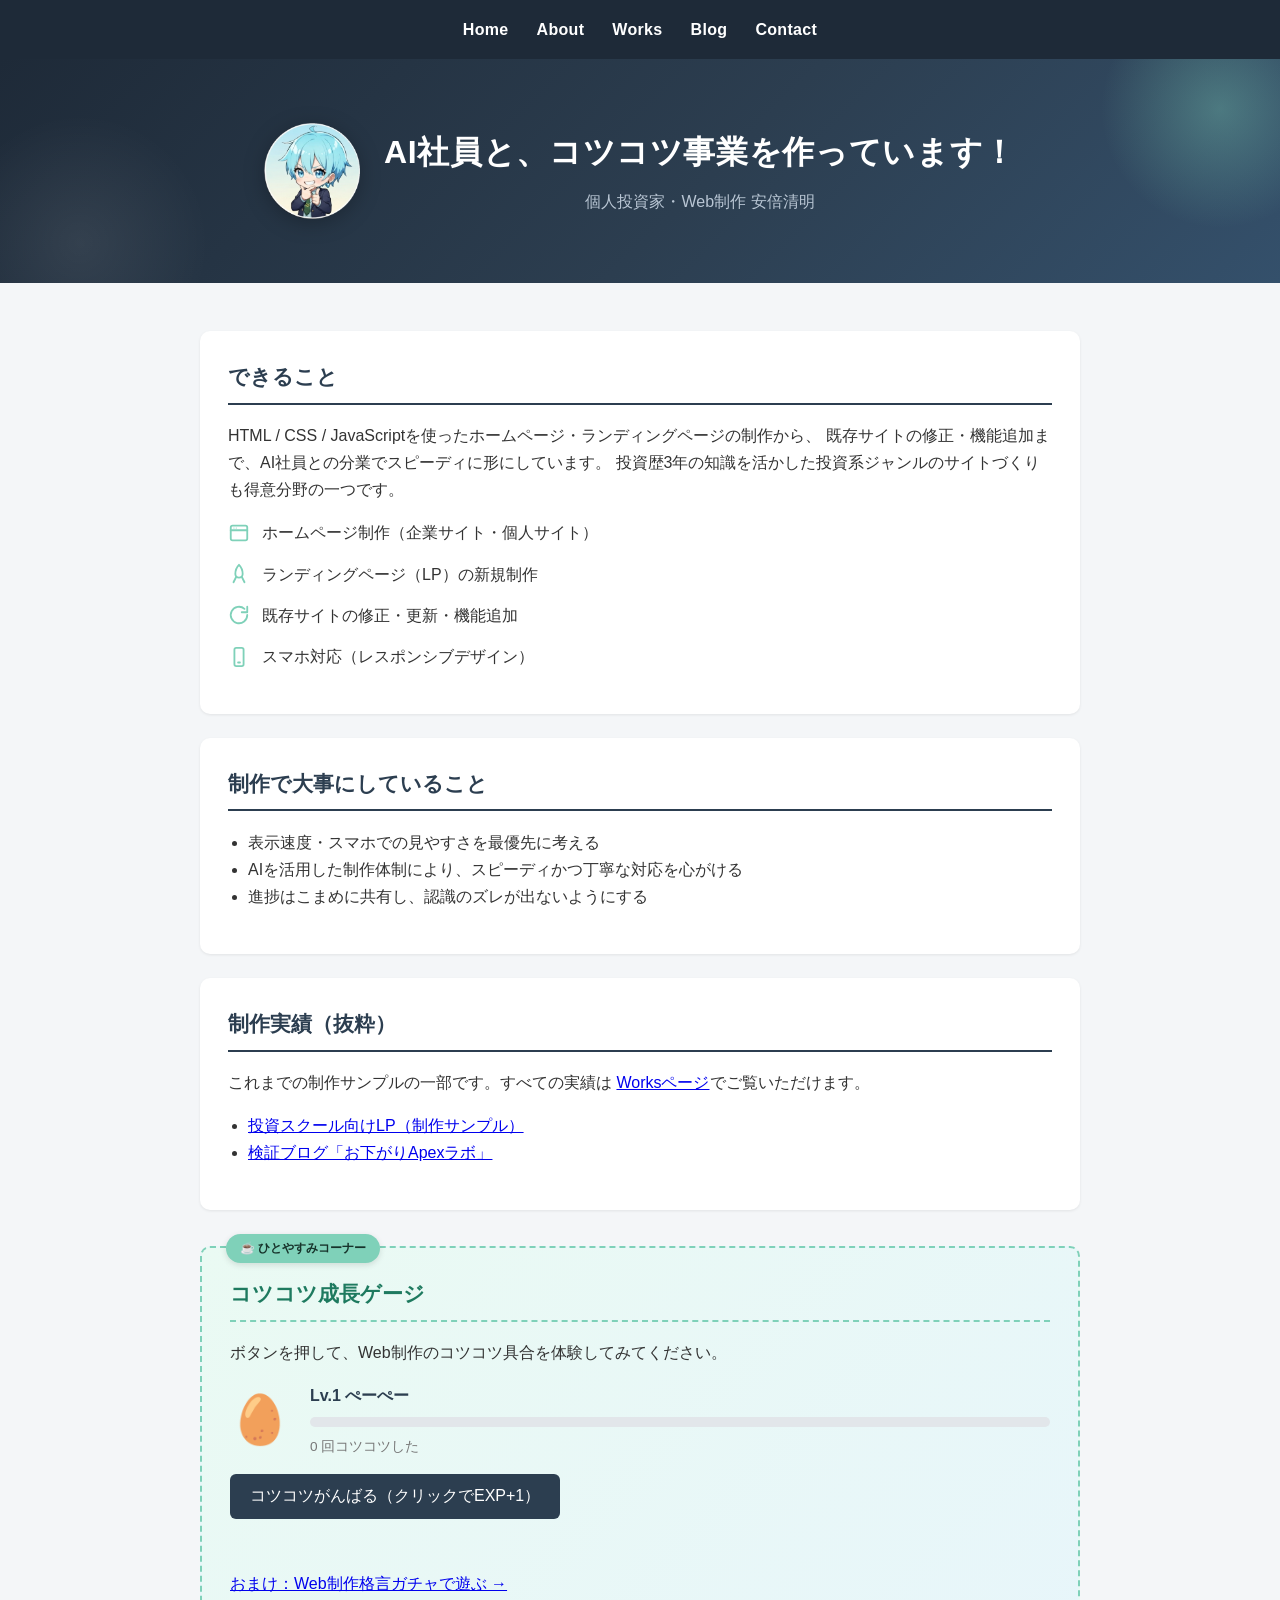
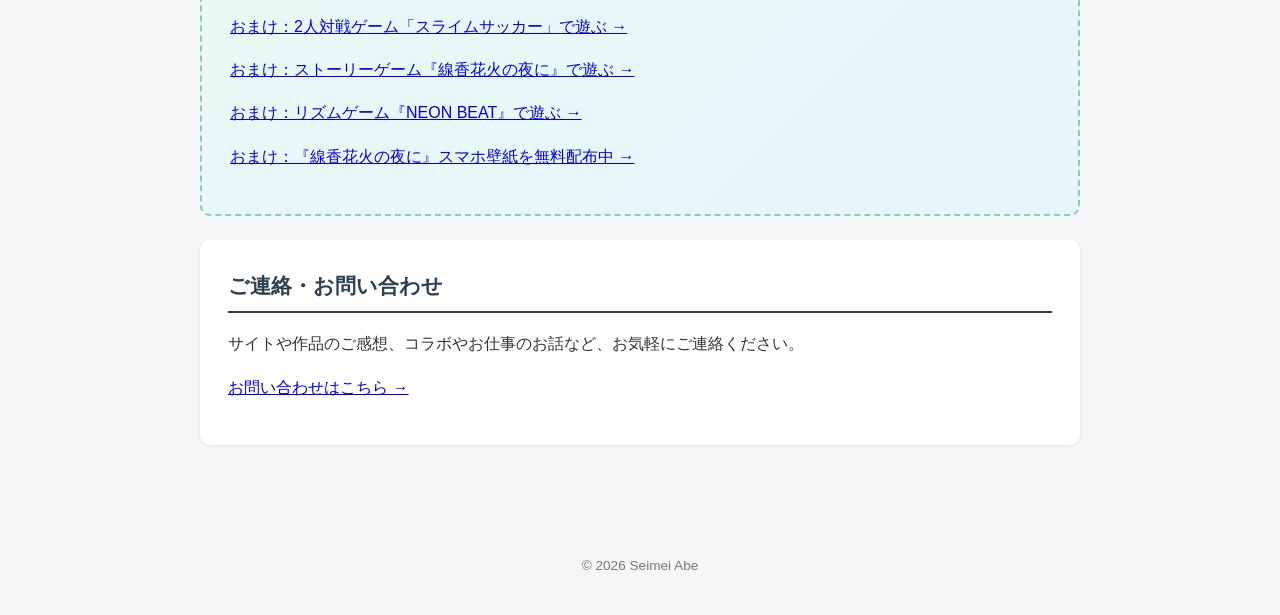
<file: index.html>
<!DOCTYPE html>
<html lang="ja">
<head>
<!-- Google tag (gtag.js) -->
<script async src="https://www.googletagmanager.com/gtag/js?id=G-EF643WNQHJ"></script>
<script>
  window.dataLayer = window.dataLayer || [];
  function gtag(){dataLayer.push(arguments);}
  gtag('js', new Date());

  gtag('config', 'G-EF643WNQHJ');
</script>
  <meta charset="UTF-8">
  <meta name="viewport" content="width=device-width, initial-scale=1.0">
  <title>Seimei Abe | AI社員と事業づくり</title>
  <meta name="description" content="トレード歴3年の個人投資家・安倍清明のポートフォリオサイト。AI社員との分業で、投資メディア・比較サイト・ブラウザゲームなどをコツコツ制作・運営しています。">
  <link rel="icon" href="favicon.svg" type="image/svg+xml">
  <meta property="og:type" content="website">
  <meta property="og:title" content="Seimei Abe | AI社員と事業づくり">
  <meta property="og:description" content="トレード歴3年の個人投資家・安倍清明のポートフォリオサイト。AI社員との分業で、投資メディア・比較サイト・ブラウザゲームなどをコツコツ制作・運営しています。">
  <meta property="og:url" content="https://seimei-ai.github.io/portfolio-site/">
  <meta property="og:image" content="https://seimei-ai.github.io/portfolio-site/images/profile.png">
  <meta name="twitter:card" content="summary_large_image">
  <meta name="twitter:title" content="Seimei Abe | AI社員と事業づくり">
  <meta name="twitter:description" content="トレード歴3年の個人投資家・安倍清明のポートフォリオサイト。AI社員との分業で、投資メディア・比較サイト・ブラウザゲームなどをコツコツ制作・運営しています。">
  <meta name="twitter:image" content="https://seimei-ai.github.io/portfolio-site/images/profile.png">
  <link rel="stylesheet" href="style.css">
</head>
<body>

  <nav>
    <a href="index.html">Home</a>
    <a href="about.html">About</a>
    <a href="works.html">Works</a>
    <a href="blog.html">Blog</a>
    <a href="contact.html">Contact</a>
  </nav>

  <header>
    <div class="hero-inner">
      <img src="images/mascot-1.png" alt="サイトキャラクター" class="mascot">
      <div>
        <h1>AI社員と、コツコツ事業を作っています！</h1>
        <p>個人投資家・Web制作 安倍清明</p>
      </div>
    </div>
  </header>

  <main>
    <section>
      <h2>できること</h2>
      <p>
        HTML / CSS / JavaScriptを使ったホームページ・ランディングページの制作から、
        既存サイトの修正・機能追加まで、AI社員との分業でスピーディに形にしています。
        投資歴3年の知識を活かした投資系ジャンルのサイトづくりも得意分野の一つです。
      </p>
      <ul class="skill-list">
        <li>
          <span class="skill-icon" aria-hidden="true">
            <svg viewBox="0 0 24 24" fill="none" stroke="currentColor" stroke-width="2" stroke-linecap="round" stroke-linejoin="round"><rect x="3" y="4" width="18" height="16" rx="2"/><line x1="3" y1="9" x2="21" y2="9"/><circle cx="6.5" cy="6.5" r="0.6" fill="currentColor" stroke="none"/><circle cx="9" cy="6.5" r="0.6" fill="currentColor" stroke="none"/></svg>
          </span>
          ホームページ制作（企業サイト・個人サイト）
        </li>
        <li>
          <span class="skill-icon" aria-hidden="true">
            <svg viewBox="0 0 24 24" fill="none" stroke="currentColor" stroke-width="2" stroke-linecap="round" stroke-linejoin="round"><path d="M12 2c3 3 4 6 4 10a4 4 0 0 1-8 0c0-4 1-7 4-10z"/><path d="M9 15l-3 6"/><path d="M15 15l3 6"/></svg>
          </span>
          ランディングページ（LP）の新規制作
        </li>
        <li>
          <span class="skill-icon" aria-hidden="true">
            <svg viewBox="0 0 24 24" fill="none" stroke="currentColor" stroke-width="2" stroke-linecap="round" stroke-linejoin="round"><path d="M21 12a9 9 0 1 1-3-6.7"/><polyline points="21 3 21 9 15 9"/></svg>
          </span>
          既存サイトの修正・更新・機能追加
        </li>
        <li>
          <span class="skill-icon" aria-hidden="true">
            <svg viewBox="0 0 24 24" fill="none" stroke="currentColor" stroke-width="2" stroke-linecap="round" stroke-linejoin="round"><rect x="7" y="2" width="10" height="20" rx="2"/><line x1="11" y1="18" x2="13" y2="18"/></svg>
          </span>
          スマホ対応（レスポンシブデザイン）
        </li>
      </ul>
    </section>

    <section>
      <h2>制作で大事にしていること</h2>
      <ul>
        <li>表示速度・スマホでの見やすさを最優先に考える</li>
        <li>AIを活用した制作体制により、スピーディかつ丁寧な対応を心がける</li>
        <li>進捗はこまめに共有し、認識のズレが出ないようにする</li>
      </ul>
    </section>

    <section>
      <h2>制作実績（抜粋）</h2>
      <p>
        これまでの制作サンプルの一部です。すべての実績は
        <a href="works.html">Worksページ</a>でご覧いただけます。
      </p>
      <ul>
        <li><a href="https://seimei-ai.github.io/mock-lp-toshi-school/" target="_blank" rel="noopener">投資スクール向けLP（制作サンプル）</a></li>
        <li><a href="https://seimei-ai.github.io/apex-gear-blog/" target="_blank" rel="noopener">検証ブログ「お下がりApexラボ」</a></li>
      </ul>
    </section>

    <section class="play-zone">
      <h2>コツコツ成長ゲージ</h2>
      <p>ボタンを押して、Web制作のコツコツ具合を体験してみてください。</p>
      <div class="level-widget">
        <div class="level-avatar" id="level-avatar">🥚</div>
        <div class="level-info">
          <p class="level-label" id="level-label">Lv.1 ぺーぺー</p>
          <div class="level-bar-track">
            <div class="level-bar-fill" id="level-bar-fill"></div>
          </div>
          <p class="level-count"><span id="click-count">0</span> 回コツコツした</p>
        </div>
      </div>
      <button id="kotsukotsu-button" type="button">コツコツがんばる（クリックでEXP+1）</button>
      <p class="level-message" id="level-message" aria-live="polite"></p>
      <p><a href="gacha.html">おまけ：Web制作格言ガチャで遊ぶ →</a></p>
      <p><a href="slime-soccer/index.html">おまけ：2人対戦ゲーム「スライムサッカー」で遊ぶ →</a></p>
      <p><a href="senko-hanabi/index.html">おまけ：ストーリーゲーム『線香花火の夜に』で遊ぶ →</a></p>
      <p><a href="neon-beat/index.html">おまけ：リズムゲーム『NEON BEAT』で遊ぶ →</a></p>
      <p><a href="senko-hanabi/wallpapers.html">おまけ：『線香花火の夜に』スマホ壁紙を無料配布中 →</a></p>
    </section>

    <section>
      <h2>ご連絡・お問い合わせ</h2>
      <p>サイトや作品のご感想、コラボやお仕事のお話など、お気軽にご連絡ください。</p>
      <p><a href="contact.html">お問い合わせはこちら →</a></p>
    </section>
  </main>

  <footer>
    <p>&copy; 2026 Seimei Abe</p>
  </footer>

  <script src="script.js" defer></script>
</body>
</html>
</file>
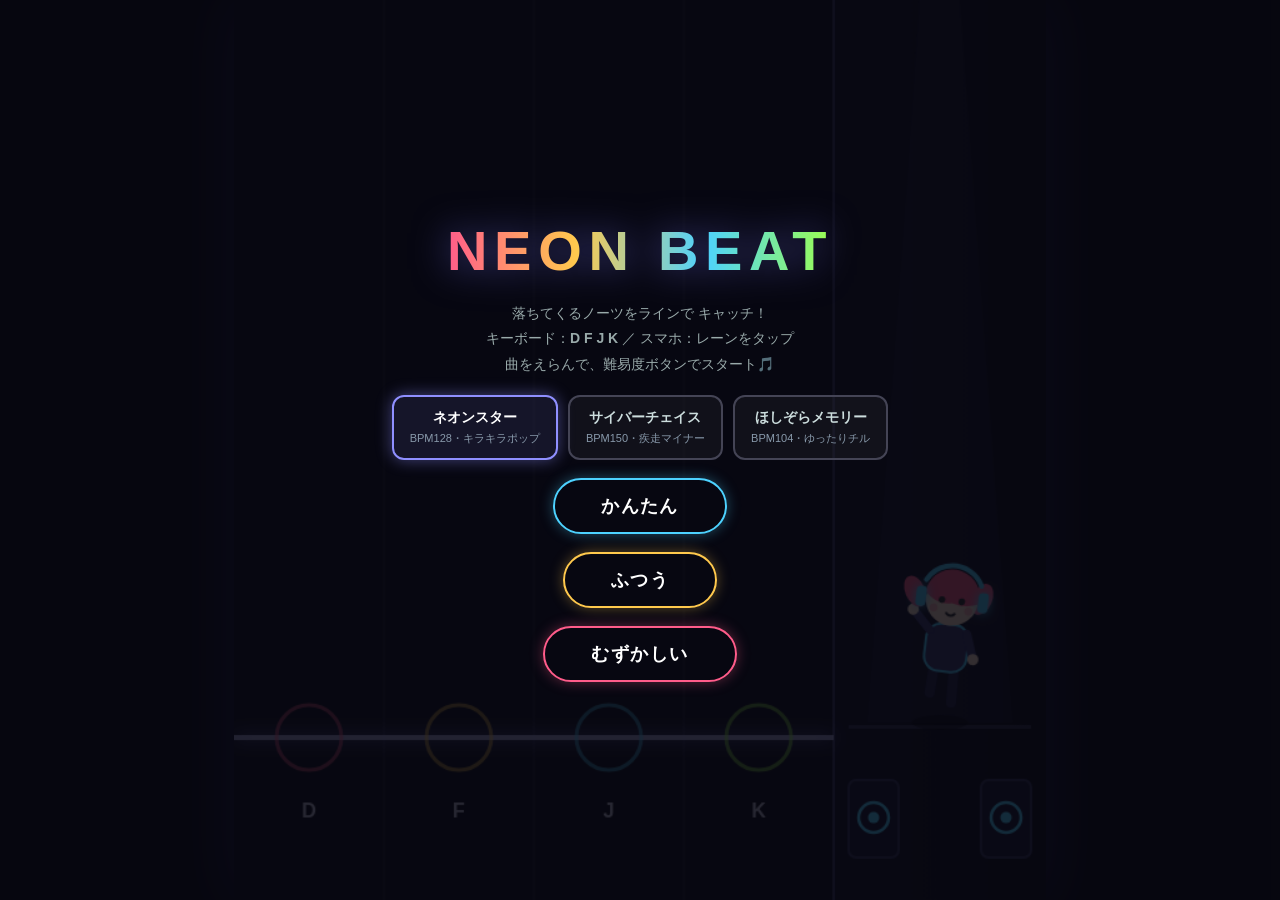
<file: neon-beat/index.html>
<!DOCTYPE html>
<html lang="ja">
<head>
<meta charset="UTF-8">
<meta name="viewport" content="width=device-width, initial-scale=1.0, maximum-scale=1.0, user-scalable=no">
<title>NEON BEAT - リズムゲーム</title>
<style>
  * { margin:0; padding:0; box-sizing:border-box; }
  html, body {
    height:100%; background:#07070f; overflow:hidden;
    font-family:"Segoe UI", "Hiragino Sans", "Yu Gothic", sans-serif;
    -webkit-user-select:none; user-select:none;
    touch-action:none;
  }
  #wrap {
    position:relative; height:100%; display:flex;
    align-items:center; justify-content:center;
  }
  canvas {
    display:block; background:#0d0d1a;
    box-shadow:0 0 60px rgba(90,80,255,.25);
    touch-action:none;
  }
  .overlay {
    position:absolute; inset:0; display:flex; flex-direction:column;
    align-items:center; justify-content:center; gap:18px;
    background:rgba(7,7,15,.82); color:#eee; text-align:center;
    z-index:10;
  }
  .hidden { display:none; }
  h1 {
    font-size:min(11vw, 56px); letter-spacing:.12em; font-weight:800;
    background:linear-gradient(90deg,#ff5c8a,#ffc94d,#4dd2ff,#9dff4d);
    -webkit-background-clip:text; background-clip:text; color:transparent;
    filter:drop-shadow(0 0 18px rgba(120,120,255,.5));
  }
  .sub { color:#9aa; font-size:14px; line-height:1.8; }
  .btn {
    font-size:18px; font-weight:700; letter-spacing:.08em;
    padding:14px 46px; border-radius:999px; border:2px solid;
    background:transparent; color:#fff; cursor:pointer;
    transition:transform .1s, box-shadow .1s;
  }
  .btn:hover { transform:scale(1.06); }
  .btn:active { transform:scale(.97); }
  .easy   { border-color:#4dd2ff; box-shadow:0 0 14px rgba(77,210,255,.35); }
  .normal { border-color:#ffc94d; box-shadow:0 0 14px rgba(255,201,77,.35); }
  .hard   { border-color:#ff5c8a; box-shadow:0 0 14px rgba(255,92,138,.35); }
  .ghost  { border-color:#667; color:#aab; font-size:15px; padding:10px 34px; }
  #songSel { display:flex; gap:10px; flex-wrap:wrap; justify-content:center; max-width:92%; }
  .songBtn {
    display:flex; flex-direction:column; gap:4px; align-items:center;
    padding:12px 16px; border-radius:12px; cursor:pointer;
    border:2px solid #445; background:rgba(255,255,255,.04); color:#cdd;
    font-size:14px; font-weight:700; transition:transform .1s;
  }
  .songBtn span { font-size:11px; font-weight:400; color:#89a; }
  .songBtn:hover { transform:scale(1.04); }
  .songBtn.sel {
    border-color:#8f8fff; color:#fff;
    box-shadow:0 0 16px rgba(143,143,255,.45);
    background:rgba(143,143,255,.10);
  }
  #resultCard {
    background:rgba(20,20,38,.95); border:1px solid #334;
    border-radius:18px; padding:34px 46px; min-width:280px;
    box-shadow:0 0 40px rgba(90,80,255,.3);
  }
  #rank {
    font-size:84px; font-weight:900; line-height:1;
    filter:drop-shadow(0 0 22px currentColor);
  }
  .stat { display:flex; justify-content:space-between; gap:40px;
    font-size:15px; color:#bcd; padding:3px 0; }
  .stat b { color:#fff; }
  #resultTitle { font-size:20px; color:#ffc94d; letter-spacing:.2em; }
</style>
</head>
<body>
<div id="wrap">
  <canvas id="cv"></canvas>

  <div id="menu" class="overlay">
    <h1>NEON BEAT</h1>
    <div class="sub">
      落ちてくるノーツをラインで キャッチ！<br>
      キーボード：<b>D F J K</b> ／ スマホ：レーンをタップ<br>
      曲をえらんで、難易度ボタンでスタート🎵
    </div>
    <div id="songSel">
      <button class="songBtn sel" data-song="0"><b>ネオンスター</b><span>BPM128・キラキラポップ</span></button>
      <button class="songBtn" data-song="1"><b>サイバーチェイス</b><span>BPM150・疾走マイナー</span></button>
      <button class="songBtn" data-song="2"><b>ほしぞらメモリー</b><span>BPM104・ゆったりチル</span></button>
    </div>
    <button class="btn easy"   data-diff="0">かんたん</button>
    <button class="btn normal" data-diff="1">ふつう</button>
    <button class="btn hard"   data-diff="2">むずかしい</button>
  </div>

  <div id="result" class="overlay hidden">
    <div id="resultCard">
      <div id="resultTitle">RESULT</div>
      <div id="rank">S</div>
      <div class="stat"><span>スコア</span><b id="rScore">0</b></div>
      <div class="stat"><span>最大コンボ</span><b id="rCombo">0</b></div>
      <div class="stat"><span>PERFECT</span><b id="rPerfect">0</b></div>
      <div class="stat"><span>GOOD</span><b id="rGood">0</b></div>
      <div class="stat"><span>MISS</span><b id="rMiss">0</b></div>
      <div class="stat"><span>精度</span><b id="rAcc">0%</b></div>
    </div>
    <button class="btn normal" id="retryBtn">もういちど</button>
    <button class="btn ghost" id="menuBtn">難易度をえらぶ</button>
  </div>
</div>

<script>
"use strict";
/* ============================================================
   NEON BEAT — 4レーン落下型リズムゲーム（1ファイル完結）
   音楽：Web Audio 自作チップチューン（BPM128 / 32小節 = 60秒）
   ============================================================ */

const cv = document.getElementById("cv");
const ctx = cv.getContext("2d");
const FIELD_W = 480, PANEL_W = 170;   // 左：プレイフィールド／右：ダンサーゾーン
const W = FIELD_W + PANEL_W, H = 720;

function fitCanvas(){
  const scale = Math.min(innerWidth / W, innerHeight / H);
  cv.width = W; cv.height = H;
  cv.style.width  = (W * scale) + "px";
  cv.style.height = (H * scale) + "px";
}
fitCanvas();
addEventListener("resize", fitCanvas);

/* ---------------- 定数 ---------------- */
const LANES = 4;
const LANE_COLORS = ["#ff5c8a", "#ffc94d", "#4dd2ff", "#9dff4d"];
const KEYS = ["KeyD", "KeyF", "KeyJ", "KeyK"];
const KEY_LABELS = ["D", "F", "J", "K"];
const HIT_Y = H - 130;
const LANE_W = FIELD_W / LANES;

// テンポ・曲の長さは選択中の曲から設定される（SONGS 定義の下を参照）

const DIFFS = [
  { name:"かんたん",   approach:1.7, steps:[0,4] },
  { name:"ふつう",     approach:1.35, steps:[0,2,4,6] },
  { name:"むずかしい", approach:1.05, steps:[0,1,2,3,4,5,6,7] },
];

const WIN_PERFECT = 0.07, WIN_GOOD = 0.15;

/* ---------------- 楽曲データ ----------------
   各曲：4コード進行のループ。メロディは8分音符×8ステップ／小節（0は休符）。
   melA/melB は4小節ごとに交互に使われる。最初の2小節はイントロ（ドラムのみ）、
   最後の2小節は ending を鳴らす。 */
const SONGS = [
  {
    title:"ネオンスター", subtitle:"キラキラポップ", bpm:128, measures:32,
    roots:[36, 43, 45, 41],                    // C G Am F（王道進行）
    melA:[
      [72, 0, 76, 74, 72, 0, 79, 0],
      [79, 0, 74, 76, 74, 0, 71, 0],
      [69, 0, 72, 74, 76, 0, 72, 0],
      [77, 0, 76, 74, 72, 0, 74, 76],
    ],
    melB:[
      [72, 74, 76, 0, 79, 76, 74, 72],
      [74, 0, 71, 0, 74, 76, 79, 0],
      [81, 0, 79, 76, 74, 76, 72, 0],
      [77, 76, 74, 72, 74, 0, 72, 0],
    ],
    ending:[ [72,0,0,0,79,0,0,0], [72,0,0,0,0,0,0,0] ],
    lead:{ type:"square",   gain:0.13, dur:0.24 },
    bass:{ type:"triangle", gain:0.16, style:"octave" },
    drums:"pop",
  },
  {
    title:"サイバーチェイス", subtitle:"疾走マイナー", bpm:150, measures:36,
    roots:[33, 41, 36, 43],                    // Am F C G（小室進行）
    melA:[
      [76, 0, 76, 74, 72, 0, 69, 0],
      [77, 0, 77, 76, 74, 0, 72, 0],
      [76, 0, 79, 0, 76, 74, 72, 0],
      [74, 76, 74, 72, 71, 0, 74, 0],
    ],
    melB:[
      [81, 0, 79, 77, 76, 0, 72, 74],
      [77, 76, 74, 0, 77, 0, 81, 0],
      [79, 0, 76, 0, 72, 74, 76, 0],
      [71, 72, 74, 76, 79, 0, 74, 72],
    ],
    ending:[ [69,0,0,0,76,0,0,0], [69,0,0,0,0,0,0,0] ],
    lead:{ type:"sawtooth", gain:0.10, dur:0.20 },
    bass:{ type:"square",   gain:0.10, style:"straight" },
    drums:"drive",
  },
  {
    title:"ほしぞらメモリー", subtitle:"ゆったりチル", bpm:104, measures:28,
    roots:[41, 43, 40, 45],                    // F G Em Am（星空進行）
    melA:[
      [69, 0, 0, 72, 0, 0, 74, 0],
      [74, 0, 0, 76, 0, 0, 71, 0],
      [71, 0, 0, 74, 0, 76, 0, 0],
      [76, 0, 74, 0, 72, 0, 69, 0],
    ],
    melB:[
      [77, 0, 76, 0, 74, 0, 72, 0],
      [74, 0, 76, 0, 79, 0, 74, 0],
      [79, 0, 0, 76, 0, 74, 71, 0],
      [72, 0, 74, 0, 76, 0, 72, 0],
    ],
    ending:[ [77,0,0,0,76,0,0,0], [72,0,0,0,0,0,0,0] ],
    lead:{ type:"triangle", gain:0.17, dur:0.34 },
    bass:{ type:"triangle", gain:0.15, style:"half" },
    drums:"chill",
  },
];

let songIdx = 0;
let curSong = SONGS[0];
let SPB = 60 / curSong.bpm;                    // 1拍の秒数
let SONG_LEN = curSong.measures * 4 * SPB;

// 小節ごとのメロディを返す
function melodyOf(measure){
  const s = curSong;
  if (measure < 2) return null;                          // イントロ
  if (measure >= s.measures - 2)
    return s.ending[measure - (s.measures - 2)];         // エンディング
  const i = measure - 2;
  return (Math.floor(i / 4) % 2 === 0 ? s.melA : s.melB)[i % 4];
}
function midiToFreq(m){ return 440 * Math.pow(2, (m - 69) / 12); }
function laneOf(midi){
  if (midi < 72) return 0;
  if (midi < 75) return 1;
  if (midi < 78) return 2;
  return 3;
}

/* ---------------- オーディオ ---------------- */
let ac = null, master = null, noiseBuf = null;

function initAudio(){
  if (ac) return;
  ac = new (window.AudioContext || window.webkitAudioContext)();
  master = ac.createGain();
  master.gain.value = 0.5;
  master.connect(ac.destination);
  // ノイズバッファ（ハイハット・スネア用）
  const len = ac.sampleRate * 0.3;
  noiseBuf = ac.createBuffer(1, len, ac.sampleRate);
  const d = noiseBuf.getChannelData(0);
  for (let i = 0; i < len; i++) d[i] = Math.random() * 2 - 1;
}

function playKick(t){
  const o = ac.createOscillator(), g = ac.createGain();
  o.type = "sine";
  o.frequency.setValueAtTime(150, t);
  o.frequency.exponentialRampToValueAtTime(40, t + 0.1);
  g.gain.setValueAtTime(0.5, t);
  g.gain.exponentialRampToValueAtTime(0.001, t + 0.14);
  o.connect(g); g.connect(master);
  o.start(t); o.stop(t + 0.15);
}
function playNoise(t, dur, gain, freq){
  const s = ac.createBufferSource(), g = ac.createGain(), f = ac.createBiquadFilter();
  s.buffer = noiseBuf;
  f.type = "highpass"; f.frequency.value = freq;
  g.gain.setValueAtTime(gain, t);
  g.gain.exponentialRampToValueAtTime(0.001, t + dur);
  s.connect(f); f.connect(g); g.connect(master);
  s.start(t); s.stop(t + dur + 0.02);
}
function playTone(t, freq, dur, gain, type){
  const o = ac.createOscillator(), g = ac.createGain();
  o.type = type; o.frequency.value = freq;
  g.gain.setValueAtTime(gain, t);
  g.gain.exponentialRampToValueAtTime(0.001, t + dur);
  o.connect(g); g.connect(master);
  o.start(t); o.stop(t + dur + 0.02);
}
function playHitSfx(lane){
  if (!ac) return;
  const t = ac.currentTime;
  playTone(t, 900 + lane * 180, 0.07, 0.12, "square");
}

/* 音楽イベントの事前生成（時刻はスタートからの相対秒） */
function buildMusicEvents(){
  const s = curSong;
  const ev = [];
  for (let m = 0; m < s.measures; m++){
    const base = m * 4 * SPB;
    const chord = (m < 2 || m >= s.measures - 2) ? 0 : (m - 2) % 4;
    // ドラム（曲ごとにパターンを変える）
    for (let beat = 0; beat < 4; beat++){
      const bt = base + beat * SPB;
      if (s.drums === "chill"){
        if (beat === 0 || beat === 2) ev.push({ t: bt, fn: playKick });
        if (beat === 2) ev.push({ t: bt, fn: (tt)=>playNoise(tt, 0.10, 0.10, 1800) });
        ev.push({ t: bt + SPB / 2, fn: (tt)=>playNoise(tt, 0.04, 0.06, 7000) });
      } else {
        ev.push({ t: bt, fn: playKick });                                // 4つ打ち
        if (beat === 1 || beat === 3)
          ev.push({ t: bt, fn: (tt)=>playNoise(tt, 0.12, 0.16, 1800) }); // スネア
        if (s.drums === "drive")
          ev.push({ t: bt, fn: (tt)=>playNoise(tt, 0.03, 0.07, 8000) }); // 表ハットも追加
        ev.push({ t: bt + SPB / 2, fn: (tt)=>playNoise(tt, 0.05, 0.10, 6000) }); // 裏ハット
      }
    }
    // ベース
    const root = s.roots[chord];
    if (s.bass.style === "half"){                        // 2分音符でゆったり
      for (const st of [0, 4])
        ev.push({ t: base + st * SPB / 2,
                  fn: (tt)=>playTone(tt, midiToFreq(root), 0.5, s.bass.gain, s.bass.type) });
    } else {                                             // 8分で刻む
      for (let st = 0; st < 8; st++){
        const midi = (s.bass.style === "octave" && st % 2) ? root + 12 : root;
        ev.push({ t: base + st * SPB / 2,
                  fn: (tt)=>playTone(tt, midiToFreq(midi), 0.18, s.bass.gain, s.bass.type) });
      }
    }
    // メロディ
    const mel = melodyOf(m);
    if (mel){
      for (let st = 0; st < 8; st++){
        if (!mel[st]) continue;
        const f = midiToFreq(mel[st]);
        ev.push({ t: base + st * SPB / 2,
                  fn: (tt)=>playTone(tt, f, s.lead.dur, s.lead.gain, s.lead.type) });
      }
    }
  }
  ev.sort((a, b) => a.t - b.t);
  return ev;
}

/* ---------------- 譜面生成 ---------------- */
function buildChart(diffIdx){
  const allow = DIFFS[diffIdx].steps;
  const notes = [];
  for (let m = 2; m < curSong.measures; m++){
    const mel = melodyOf(m);
    if (!mel) continue;
    for (let s = 0; s < 8; s++){
      if (!mel[s]) continue;
      if (!allow.includes(s)) continue;
      notes.push({
        time: (m * 4 + s * 0.5) * SPB,
        lane: laneOf(mel[s]),
        hit: false, missed: false,
      });
    }
  }
  return notes;
}

/* ---------------- ゲーム状態 ---------------- */
let state = "menu"; // menu | playing | result
let diffIdx = 1;
let chart = [], musicEvents = [], musicIdx = 0;
let songStart = 0;      // ac.currentTime 基準
let score = 0, combo = 0, maxCombo = 0;
let counts = { perfect:0, good:0, miss:0 };
let popups = [];        // 判定表示 {text,color,time,lane}
let particles = [];
let laneFlash = [0,0,0,0];
let schedTimer = null;

function songTime(){ return ac.currentTime - songStart; }

function startGame(idx){
  initAudio();
  if (ac.state === "suspended") ac.resume();
  diffIdx = idx;
  curSong = SONGS[songIdx];
  SPB = 60 / curSong.bpm;
  SONG_LEN = curSong.measures * 4 * SPB;
  chart = buildChart(idx);
  musicEvents = buildMusicEvents();
  musicIdx = 0;
  score = 0; combo = 0; maxCombo = 0;
  counts = { perfect:0, good:0, miss:0 };
  popups = []; particles = [];
  songStart = ac.currentTime + 0.15;
  state = "playing";
  document.getElementById("menu").classList.add("hidden");
  document.getElementById("result").classList.add("hidden");
  // 先読みスケジューラ（100ms先まで予約）
  clearInterval(schedTimer);
  schedTimer = setInterval(() => {
    const horizon = ac.currentTime + 0.12;
    while (musicIdx < musicEvents.length && songStart + musicEvents[musicIdx].t < horizon){
      const e = musicEvents[musicIdx++];
      e.fn(songStart + e.t);
    }
  }, 30);
}

function endGame(){
  state = "result";
  clearInterval(schedTimer);
  const total = counts.perfect + counts.good + counts.miss;
  const acc = total ? (counts.perfect + counts.good * 0.5) / total : 0;
  let rank, color;
  if      (counts.miss === 0 && counts.good === 0) { rank = "SS"; color = "#ffdf6e"; }
  else if (acc >= 0.95) { rank = "S"; color = "#ffc94d"; }
  else if (acc >= 0.85) { rank = "A"; color = "#4dd2ff"; }
  else if (acc >= 0.70) { rank = "B"; color = "#9dff4d"; }
  else                  { rank = "C"; color = "#aab"; }
  document.getElementById("resultTitle").textContent =
    curSong.title + "（" + DIFFS[diffIdx].name + "）";
  document.getElementById("rank").textContent = rank;
  document.getElementById("rank").style.color = color;
  document.getElementById("rScore").textContent = score.toLocaleString();
  document.getElementById("rCombo").textContent = maxCombo;
  document.getElementById("rPerfect").textContent = counts.perfect;
  document.getElementById("rGood").textContent = counts.good;
  document.getElementById("rMiss").textContent = counts.miss;
  document.getElementById("rAcc").textContent = (acc * 100).toFixed(1) + "%";
  document.getElementById("result").classList.remove("hidden");
}

/* ---------------- 入力 ---------------- */
function judge(lane){
  if (state !== "playing") return;
  laneFlash[lane] = 1;
  const t = songTime();
  let best = null, bestDt = Infinity;
  for (const n of chart){
    if (n.hit || n.missed || n.lane !== lane) continue;
    const dt = Math.abs(n.time - t);
    if (dt < bestDt){ bestDt = dt; best = n; }
    if (n.time - t > WIN_GOOD) break; // ソート済みなので打ち切り
  }
  if (!best || bestDt > WIN_GOOD) return; // 空打ちはお咎めなし
  best.hit = true;
  playHitSfx(lane);
  const x = lane * LANE_W + LANE_W / 2;
  if (bestDt <= WIN_PERFECT){
    counts.perfect++; combo++; score += 300 + combo * 2;
    popups.push({ text:"PERFECT", color:"#ffdf6e", time:t, lane });
    spawnParticles(x, HIT_Y, LANE_COLORS[lane], 14);
    mood = { type:"perfect", time:t };
  } else {
    counts.good++; combo++; score += 150 + combo;
    popups.push({ text:"GOOD", color:"#4dd2ff", time:t, lane });
    spawnParticles(x, HIT_Y, LANE_COLORS[lane], 7);
    mood = { type:"good", time:t };
  }
  if (combo > maxCombo) maxCombo = combo;
}

addEventListener("keydown", (e) => {
  if (e.repeat) return;
  const lane = KEYS.indexOf(e.code);
  if (lane >= 0) judge(lane);
});
cv.addEventListener("pointerdown", (e) => {
  const rect = cv.getBoundingClientRect();
  const x = (e.clientX - rect.left) / rect.width * W;
  if (x >= FIELD_W){            // ダンサーをつつくとジャンプ
    hopKick = 16;
    mood = { type:"perfect", time: charTime() };
    return;
  }
  const lane = Math.max(0, Math.min(LANES - 1, Math.floor(x / LANE_W)));
  judge(lane);
});

document.querySelectorAll(".songBtn").forEach(b =>
  b.addEventListener("click", () => {
    songIdx = +b.dataset.song;
    document.querySelectorAll(".songBtn").forEach(x => x.classList.toggle("sel", x === b));
  }));
document.querySelectorAll("#menu .btn").forEach(b =>
  b.addEventListener("click", () => startGame(+b.dataset.diff)));
document.getElementById("retryBtn").addEventListener("click", () => startGame(diffIdx));
document.getElementById("menuBtn").addEventListener("click", () => {
  document.getElementById("result").classList.add("hidden");
  document.getElementById("menu").classList.remove("hidden");
  state = "menu";
});

/* ---------------- パーティクル ---------------- */
function spawnParticles(x, y, color, n){
  for (let i = 0; i < n; i++){
    const a = Math.random() * Math.PI * 2;
    const sp = 80 + Math.random() * 220;
    particles.push({
      x, y, vx: Math.cos(a) * sp, vy: Math.sin(a) * sp - 60,
      life: 0.5 + Math.random() * 0.25, age: 0, color,
      r: 2 + Math.random() * 3,
    });
  }
}

/* ---------------- ダンサー ---------------- */
const CHAR_X = FIELD_W + PANEL_W / 2;
const CHAR_GROUND = H - 150;
let mood = { type:"idle", time:-99 };  // perfect | good | miss | idle
let hopKick = 0;                       // つついた時のジャンプ

// プレイ中は曲の時刻に同期、メニュー中もゆるく踊り続ける
function charTime(){
  return (state === "playing" && ac) ? songTime() : performance.now() / 1000;
}

function drawPanel(beatPulse, dt){
  // 背景
  const g = ctx.createLinearGradient(FIELD_W, 0, W, 0);
  g.addColorStop(0, "#101024");
  g.addColorStop(1, "#0b0b16");
  ctx.fillStyle = g;
  ctx.fillRect(FIELD_W, 0, PANEL_W, H);

  // スポットライト
  ctx.fillStyle = "rgba(150,150,255," + (0.05 + beatPulse * 0.05) + ")";
  ctx.beginPath();
  ctx.moveTo(CHAR_X - 16, 0); ctx.lineTo(CHAR_X + 16, 0);
  ctx.lineTo(CHAR_X + 58, CHAR_GROUND + 8); ctx.lineTo(CHAR_X - 58, CHAR_GROUND + 8);
  ctx.closePath(); ctx.fill();

  // ステージの床
  ctx.fillStyle = "rgba(150,150,220,.25)";
  ctx.fillRect(FIELD_W + 12, CHAR_GROUND + 10, PANEL_W - 24, 3);

  // スピーカー（キックに合わせて振動）
  for (const sx of [FIELD_W + 32, W - 32]){
    ctx.fillStyle = "#181830";
    ctx.strokeStyle = "#33345a"; ctx.lineWidth = 2;
    roundRect(sx - 20, H - 96, 40, 62, 6);
    ctx.fill(); ctx.stroke();
    ctx.beginPath();
    ctx.arc(sx, H - 66, 12 * (1 + beatPulse * 0.22), 0, Math.PI * 2);
    ctx.strokeStyle = "#4dd2ff"; ctx.lineWidth = 2.5; ctx.stroke();
    ctx.beginPath();
    ctx.arc(sx, H - 66, 4.5, 0, Math.PI * 2);
    ctx.fillStyle = "#4dd2ff"; ctx.fill();
  }

  // 浮かぶ音符（プレイ中のみ）
  if (state === "playing"){
    const t = charTime();
    ctx.textAlign = "center"; ctx.textBaseline = "middle";
    for (let i = 0; i < 3; i++){
      const cyc = (t * 40 + i * 90) % 260;
      const nx = CHAR_X + Math.sin(t * 1.6 + i * 2.1) * 42;
      const ny = CHAR_GROUND - 60 - cyc;
      ctx.globalAlpha = Math.max(0, 1 - cyc / 260) * 0.65;
      ctx.fillStyle = i % 2 ? "#ff5c8a" : "#4dd2ff";
      ctx.font = "18px sans-serif";
      ctx.fillText(i % 2 ? "♪" : "♫", nx, ny);
    }
    ctx.globalAlpha = 1;
  }

  drawDancer(dt);
}

function drawDancer(dt){
  const t = charTime();
  const beat = t / SPB;
  const phase = ((beat % 1) + 1) % 1;
  const bounce = Math.abs(Math.sin(phase * Math.PI)) * 9 + hopKick;
  hopKick = Math.max(0, hopKick - dt * 70);
  const sway = Math.sin(beat * Math.PI) * 0.12;          // 2拍で左右に揺れる
  const missAgo  = mood.type === "miss"    ? t - mood.time : 99;
  const happyAgo = mood.type === "perfect" ? t - mood.time : 99;

  const SKIN = "#ffe3cc", HAIR = "#ff5c8a", BODY = "#3b3b70",
        TRIM = "#4dd2ff", DARK = "#26264a";

  // 足元の影
  ctx.fillStyle = "rgba(0,0,0,.45)";
  ctx.beginPath();
  ctx.ellipse(CHAR_X, CHAR_GROUND + 8, 28 - bounce * 0.6, 6, 0, 0, Math.PI * 2);
  ctx.fill();

  ctx.save();
  ctx.translate(CHAR_X, CHAR_GROUND - bounce);
  ctx.rotate(sway + (missAgo < 0.45 ? Math.sin(t * 40) * 0.05 : 0));
  ctx.lineCap = "round";

  // 脚（拍ごとに交互ステップ）
  const legLift = Math.sin(beat * Math.PI) * 6;
  ctx.strokeStyle = DARK; ctx.lineWidth = 8;
  ctx.beginPath();
  ctx.moveTo(-8, -28); ctx.lineTo(-9, -Math.max(0,  legLift));
  ctx.moveTo( 8, -28); ctx.lineTo( 9, -Math.max(0, -legLift));
  ctx.stroke();

  // 胴体（ネオントリムのワンピース）
  ctx.fillStyle = BODY;
  roundRect(-17, -62, 34, 38, 12); ctx.fill();
  ctx.strokeStyle = TRIM; ctx.lineWidth = 2;
  roundRect(-17, -62, 34, 38, 12); ctx.stroke();

  // 腕（左右交互に振り上げる）
  const leftUp  = (Math.sin(beat * Math.PI) + 1) / 2;
  const rightUp = 1 - leftUp;
  for (const [side, up] of [[-1, leftUp], [1, rightUp]]){
    const sx = side * 15, sy = -56;
    const a = 0.35 + up * 2.0;                     // 下ろし→振り上げ
    const ex = sx + side * Math.sin(a) * 21;
    const ey = sy + Math.cos(a) * 21;
    ctx.strokeStyle = BODY; ctx.lineWidth = 7;
    ctx.beginPath(); ctx.moveTo(sx, sy); ctx.lineTo(ex, ey); ctx.stroke();
    ctx.fillStyle = SKIN;
    ctx.beginPath(); ctx.arc(ex, ey, 4.5, 0, Math.PI * 2); ctx.fill();
  }

  // ツインテール（体の揺れに少し遅れてなびく）
  ctx.fillStyle = HAIR;
  for (const side of [-1, 1]){
    ctx.beginPath();
    ctx.ellipse(side * 27 - sway * 26, -86 + Math.abs(sway) * 8,
                8, 13, side * 0.4 - sway, 0, Math.PI * 2);
    ctx.fill();
  }

  // 頭
  ctx.fillStyle = SKIN;
  ctx.beginPath(); ctx.arc(0, -82, 21, 0, Math.PI * 2); ctx.fill();
  // 前髪
  ctx.fillStyle = HAIR;
  ctx.beginPath();
  ctx.arc(0, -84, 22, Math.PI * 0.95, Math.PI * 2.05);
  ctx.quadraticCurveTo(12, -76, 0, -79);
  ctx.quadraticCurveTo(-12, -76, -21.8, -86);
  ctx.closePath(); ctx.fill();

  // ヘッドホン
  ctx.strokeStyle = TRIM; ctx.lineWidth = 4;
  ctx.beginPath(); ctx.arc(0, -84, 25, Math.PI * 1.15, Math.PI * 1.85); ctx.stroke();
  ctx.fillStyle = TRIM;
  ctx.save(); ctx.shadowColor = TRIM; ctx.shadowBlur = 8;
  roundRect(-29, -90, 8, 16, 3); ctx.fill();
  roundRect( 21, -90, 8, 16, 3); ctx.fill();
  ctx.restore();

  // 顔
  const happy = happyAgo < 0.45 || combo >= 15;
  if (missAgo < 0.45){                       // >< 顔
    ctx.strokeStyle = "#333"; ctx.lineWidth = 2;
    ctx.beginPath();
    ctx.moveTo(-11, -85); ctx.lineTo(-5, -82); ctx.moveTo(-11, -79); ctx.lineTo(-5, -82);
    ctx.moveTo( 11, -85); ctx.lineTo( 5, -82); ctx.moveTo( 11, -79); ctx.lineTo( 5, -82);
    ctx.stroke();
    ctx.beginPath(); ctx.arc(0, -72, 2.6, 0, Math.PI * 2);
    ctx.fillStyle = "#333"; ctx.fill();
  } else if (happy){                          // にこにこ ∪∪
    ctx.strokeStyle = "#333"; ctx.lineWidth = 2.2;
    ctx.beginPath(); ctx.arc(-8, -81, 3.6, Math.PI, 0); ctx.stroke();
    ctx.beginPath(); ctx.arc( 8, -81, 3.6, Math.PI, 0); ctx.stroke();
    ctx.beginPath(); ctx.arc(0, -74, 5, 0.15 * Math.PI, 0.85 * Math.PI); ctx.stroke();
  } else {                                    // 通常
    ctx.fillStyle = "#333";
    ctx.beginPath(); ctx.arc(-8, -81, 2.7, 0, Math.PI * 2); ctx.fill();
    ctx.beginPath(); ctx.arc( 8, -81, 2.7, 0, Math.PI * 2); ctx.fill();
    ctx.strokeStyle = "#333"; ctx.lineWidth = 2;
    ctx.beginPath(); ctx.arc(0, -73, 4, 0.2 * Math.PI, 0.8 * Math.PI); ctx.stroke();
  }
  // ほっぺ
  ctx.fillStyle = "rgba(255,120,150,.4)";
  ctx.beginPath(); ctx.arc(-14, -74, 3.2, 0, Math.PI * 2); ctx.fill();
  ctx.beginPath(); ctx.arc( 14, -74, 3.2, 0, Math.PI * 2); ctx.fill();

  // コンボが乗ってる時のキラキラ
  if (state === "playing" && combo >= 10){
    for (let i = 0; i < 3; i++){
      const a = t * 2.2 + i * (Math.PI * 2 / 3);
      const kx = Math.cos(a) * 46, ky = -60 + Math.sin(a) * 34;
      ctx.fillStyle = i % 2 ? "#ffdf6e" : "#9dff4d";
      ctx.globalAlpha = 0.55 + 0.45 * Math.sin(t * 8 + i);
      ctx.beginPath(); ctx.arc(kx, ky, 2.4, 0, Math.PI * 2); ctx.fill();
      ctx.globalAlpha = 1;
    }
  }
  ctx.restore();
}

/* ---------------- 描画 ---------------- */
let lastFrame = performance.now();

function draw(now){
  requestAnimationFrame(draw);
  const dt = Math.min(0.05, (now - lastFrame) / 1000);
  lastFrame = now;

  // 背景
  ctx.fillStyle = "#0d0d1a";
  ctx.fillRect(0, 0, W, H);

  const t = (state === "playing" && ac) ? songTime() : 0;
  const beatPulse = state === "playing" ? Math.max(0, 1 - (t % SPB) / SPB * 2.5) : 0;

  drawPanel(beatPulse, dt);

  // レーン背景・境界線
  for (let i = 0; i < LANES; i++){
    laneFlash[i] = Math.max(0, laneFlash[i] - dt * 6);
    if (laneFlash[i] > 0){
      const g = ctx.createLinearGradient(0, 0, 0, H);
      g.addColorStop(0, "transparent");
      g.addColorStop(1, LANE_COLORS[i] + "55");
      ctx.fillStyle = g;
      ctx.globalAlpha = laneFlash[i];
      ctx.fillRect(i * LANE_W, 0, LANE_W, H);
      ctx.globalAlpha = 1;
    }
  }
  ctx.strokeStyle = "rgba(120,120,180,.18)";
  ctx.lineWidth = 1;
  for (let i = 1; i < LANES; i++){
    ctx.beginPath();
    ctx.moveTo(i * LANE_W, 0); ctx.lineTo(i * LANE_W, H);
    ctx.stroke();
  }
  // フィールドとダンサーゾーンの仕切り
  ctx.strokeStyle = "rgba(140,140,220,.35)";
  ctx.lineWidth = 2;
  ctx.beginPath();
  ctx.moveTo(FIELD_W, 0); ctx.lineTo(FIELD_W, H);
  ctx.stroke();

  // 判定ライン
  ctx.save();
  ctx.shadowColor = "#8f8fff";
  ctx.shadowBlur = 14 + beatPulse * 10;
  ctx.strokeStyle = "rgba(200,200,255," + (0.75 + beatPulse * 0.25) + ")";
  ctx.lineWidth = 4;
  ctx.beginPath();
  ctx.moveTo(0, HIT_Y); ctx.lineTo(FIELD_W, HIT_Y);
  ctx.stroke();
  ctx.restore();

  // 判定ゾーンのキーラベル
  for (let i = 0; i < LANES; i++){
    const x = i * LANE_W + LANE_W / 2;
    ctx.beginPath();
    ctx.arc(x, HIT_Y, 26, 0, Math.PI * 2);
    ctx.strokeStyle = LANE_COLORS[i] + (laneFlash[i] > 0 ? "ff" : "88");
    ctx.lineWidth = 3;
    ctx.stroke();
    ctx.fillStyle = "rgba(230,230,255,.8)";
    ctx.font = "bold 16px sans-serif";
    ctx.textAlign = "center"; ctx.textBaseline = "middle";
    ctx.fillText(KEY_LABELS[i], x, H - 70);
  }

  if (state === "playing"){
    const approach = DIFFS[diffIdx].approach;
    const speed = (HIT_Y + 40) / approach;

    // ノーツ判定（取り逃し）
    for (const n of chart){
      if (!n.hit && !n.missed && t > n.time + WIN_GOOD){
        n.missed = true;
        counts.miss++; combo = 0;
        popups.push({ text:"MISS", color:"#8899aa", time:t, lane:n.lane });
        mood = { type:"miss", time:t };
      }
    }

    // ノーツ描画
    for (const n of chart){
      if (n.hit || n.missed) continue;
      const y = HIT_Y - (n.time - t) * speed;
      if (y < -40 || y > H + 40) continue;
      const x = n.lane * LANE_W + LANE_W / 2;
      ctx.save();
      ctx.shadowColor = LANE_COLORS[n.lane];
      ctx.shadowBlur = 16;
      ctx.fillStyle = LANE_COLORS[n.lane];
      roundRect(x - LANE_W / 2 + 14, y - 12, LANE_W - 28, 24, 12);
      ctx.fill();
      ctx.restore();
      ctx.fillStyle = "rgba(255,255,255,.35)";
      roundRect(x - LANE_W / 2 + 20, y - 7, LANE_W - 40, 6, 3);
      ctx.fill();
    }

    // スコア・コンボ
    ctx.textAlign = "left"; ctx.textBaseline = "top";
    ctx.fillStyle = "#dde";
    ctx.font = "bold 22px sans-serif";
    ctx.fillText("SCORE " + score.toLocaleString(), 14, 12);
    ctx.textAlign = "right";
    ctx.fillStyle = "#99a";
    ctx.font = "14px sans-serif";
    ctx.fillText(curSong.title + "・" + DIFFS[diffIdx].name, FIELD_W - 14, 18);
    if (combo >= 2){
      ctx.textAlign = "center";
      ctx.font = "bold 46px sans-serif";
      ctx.fillStyle = "rgba(255,255,255,.92)";
      ctx.save();
      ctx.shadowColor = "#8f8fff"; ctx.shadowBlur = 18;
      ctx.fillText(combo, FIELD_W / 2, 190);
      ctx.restore();
      ctx.font = "bold 15px sans-serif";
      ctx.fillStyle = "rgba(180,190,255,.85)";
      ctx.fillText("COMBO", FIELD_W / 2, 245);
    }

    // 曲プログレスバー
    ctx.fillStyle = "rgba(255,255,255,.12)";
    ctx.fillRect(0, 0, FIELD_W, 4);
    ctx.fillStyle = "#8f8fff";
    ctx.fillRect(0, 0, FIELD_W * Math.min(1, Math.max(0, t / SONG_LEN)), 4);

    // 開始前ガイド
    if (t < 2 * 4 * SPB - 0.2){
      ctx.textAlign = "center";
      ctx.font = "bold 26px sans-serif";
      ctx.fillStyle = "rgba(255,255,255," + (0.5 + 0.5 * Math.sin(t * 6)) + ")";
      ctx.fillText("READY...", FIELD_W / 2, H / 2 - 60);
    }

    // 終了判定
    if (t > SONG_LEN + 1.2) endGame();
  }

  // 判定ポップアップ
  if (ac){
    const now2 = state === "playing" ? t : 0;
    popups = popups.filter(p => now2 - p.time < 0.6);
    for (const p of popups){
      const age = now2 - p.time;
      const x = p.lane * LANE_W + LANE_W / 2;
      ctx.globalAlpha = 1 - age / 0.6;
      ctx.textAlign = "center";
      ctx.font = "bold 20px sans-serif";
      ctx.fillStyle = p.color;
      ctx.fillText(p.text, x, HIT_Y - 60 - age * 60);
      ctx.globalAlpha = 1;
    }
  }

  // パーティクル
  particles = particles.filter(p => p.age < p.life);
  for (const p of particles){
    p.age += dt;
    p.x += p.vx * dt; p.y += p.vy * dt;
    p.vy += 500 * dt;
    ctx.globalAlpha = 1 - p.age / p.life;
    ctx.fillStyle = p.color;
    ctx.beginPath();
    ctx.arc(p.x, p.y, p.r, 0, Math.PI * 2);
    ctx.fill();
    ctx.globalAlpha = 1;
  }
}

function roundRect(x, y, w, h, r){
  ctx.beginPath();
  ctx.moveTo(x + r, y);
  ctx.arcTo(x + w, y, x + w, y + h, r);
  ctx.arcTo(x + w, y + h, x, y + h, r);
  ctx.arcTo(x, y + h, x, y, r);
  ctx.arcTo(x, y, x + w, y, r);
  ctx.closePath();
}

requestAnimationFrame(draw);
</script>
</body>
</html>
</file>
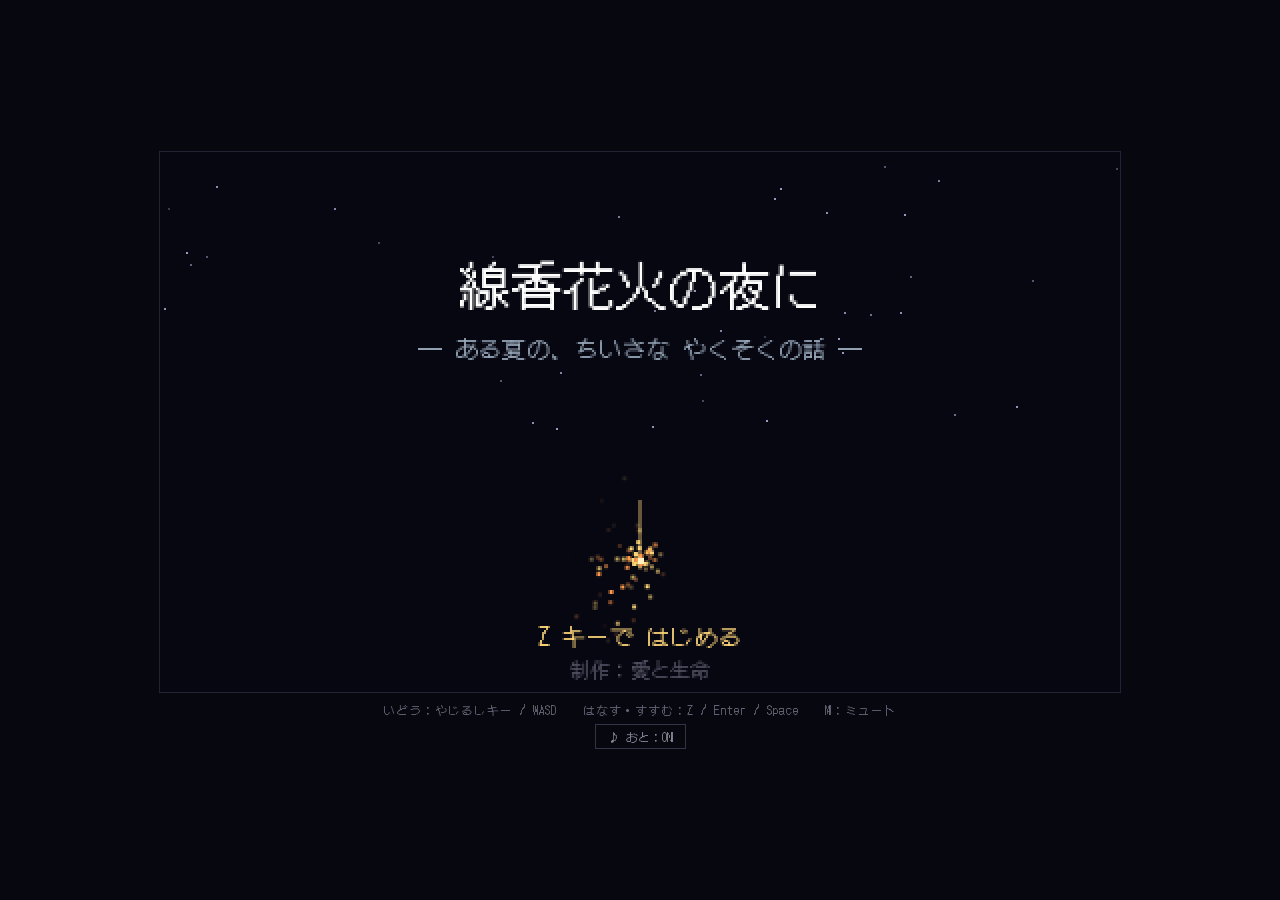
<file: senko-hanabi/index.html>
<!DOCTYPE html>
<html lang="ja">
<head>
<!-- Google tag (gtag.js) -->
<script async src="https://www.googletagmanager.com/gtag/js?id=G-EF643WNQHJ"></script>
<script>
  window.dataLayer = window.dataLayer || [];
  function gtag(){dataLayer.push(arguments);}
  gtag('js', new Date());

  gtag('config', 'G-EF643WNQHJ');
</script>
<meta charset="utf-8">
<meta name="viewport" content="width=device-width,initial-scale=1,maximum-scale=1,user-scalable=no">
<title>線香花火の夜に</title>
<link href="https://fonts.googleapis.com/css2?family=DotGothic16&display=swap" rel="stylesheet">
<style>
  html,body{margin:0;min-height:100vh;background:#07070f;display:flex;flex-direction:column;
    align-items:center;justify-content:center;font-family:"DotGothic16","MS Gothic",monospace;color:#667}
  canvas{image-rendering:pixelated;width:min(96vw,960px);max-height:92vh;border:1px solid #223;touch-action:none}
  #hint{font-size:12px;margin-top:8px;letter-spacing:1px}
  #mute{margin-top:6px;background:none;border:1px solid #334;color:#889;padding:3px 12px;cursor:pointer;font-family:inherit;font-size:12px}
  #ctrl{display:none}
  body.touch #ctrl{display:block}
  body.touch #hint{display:none}
  #ctrl button{position:fixed;width:58px;height:58px;border-radius:50%;border:1px solid #556;
    background:rgba(30,34,60,.5);color:#cde;font-size:20px;z-index:10;touch-action:none;
    -webkit-user-select:none;user-select:none;-webkit-tap-highlight-color:transparent}
  #bU{left:70px;bottom:126px}
  #bL{left:10px;bottom:66px}
  #bR{left:130px;bottom:66px}
  #bD{left:70px;bottom:8px}
  #bA{right:18px;bottom:52px;width:76px;height:76px;font-size:24px;background:rgba(140,50,60,.5)}
</style>
</head>
<body>
<canvas id="cv" width="480" height="270"></canvas>
<div id="hint">いどう：やじるしキー / WASD　　はなす・すすむ：Z / Enter / Space　　M：ミュート</div>
<button id="mute" type="button">♪ おと：ON</button>
<div id="ctrl">
  <button id="bU" type="button" data-k="arrowup">▲</button>
  <button id="bL" type="button" data-k="arrowleft">◀</button>
  <button id="bR" type="button" data-k="arrowright">▶</button>
  <button id="bD" type="button" data-k="arrowdown">▼</button>
  <button id="bA" type="button">Ｚ</button>
</div>
<script>
"use strict";
const CV=document.getElementById('cv'), X=CV.getContext('2d');
const W=480,H=270,T=16,MW=44,MH=28;
const FONT='12px "DotGothic16","MS Gothic",monospace';

/* ---------------- map ---------------- */
const map=[];
for(let y=0;y<MH;y++){map.push(new Array(MW).fill('g'));}
const set=(x,y,c)=>{if(x>=0&&x<MW&&y>=0&&y<MH)map[y][x]=c;};
const get=(x,y)=>(x<0||x>=MW||y<0||y>=MH)?'t':map[y][x];
const rect=(x,y,w,h,c)=>{for(let j=y;j<y+h;j++)for(let i=x;i<x+w;i++)set(i,j,c);};
const hash=(x,y)=>{let n=x*374761393+y*668265263;n=(n^(n>>13))*1274126177;return (n^(n>>16))>>>0;};
// borders
rect(0,0,MW,2,'t');rect(0,MH-1,MW,1,'t');rect(0,0,2,MH,'t');rect(MW-2,0,2,MH,'t');
// grandma's house
rect(4,3,6,3,'h');set(6,5,'d');
// second house
rect(5,10,6,2,'h');set(7,11,'d');
// well
set(16,10,'W');
// paths
for(let y=4;y<=21;y++){set(20,y,'p');set(21,y,'p');}
for(let x=6;x<=35;x++){set(x,12,'p');}
// shrine
rect(31,4,9,5,'S');rect(32,2,5,2,'s');set(34,8,'T');set(35,8,'T');
set(34,9,'S');set(35,9,'S');set(34,10,'S');set(35,10,'S');set(34,11,'S');set(35,11,'S');
// flower field
for(let y=15;y<=18;y++)for(let x=5;x<=13;x++)if((x+y)%2===0)set(x,y,'F');
// grove (right side)
for(let y=13;y<=21;y++)for(let x=30;x<=41;x++){if(hash(x,y)%4===0)set(x,y,'t');}
rect(33,15,6,4,'g'); // clearing
set(31,13,'g');set(32,13,'g'); // entrance
// river + bridge + bank
rect(2,22,40,2,'w');
set(20,22,'b');set(21,22,'b');set(20,23,'b');set(21,23,'b');
set(8,25,'r');set(30,25,'r');set(37,24,'r');set(12,24,'F');set(27,25,'F');set(33,24,'F');
const SOLID='thsfrwWd';
const solidAt=(px,py)=>SOLID.includes(get(Math.floor(px/T),Math.floor(py/T)));

/* ---------------- state ---------------- */
const G={state:'title',phase:0,fire:0,greet:{},cs:false,tod:'day',t:0,
  fade:0,fadeCol:'#000',shake:0,natA:1,sparkler:null,whisperT:0,endSel:0};
const player={x:7*T+8,y:7*T+8,dir:'down',f:0,ft:0};
const keys={};
let dlg=null, particles=[], fireflies=[];

/* ---------------- audio ---------------- */
let AC=null,muted=false;
function ac(){try{AC=AC||new (window.AudioContext||window.webkitAudioContext)();if(AC.state==='suspended')AC.resume();}catch(e){}return AC;}
function toggleMute(){muted=!muted;document.getElementById('mute').textContent='♪ おと：'+(muted?'OFF':'ON');}
function tone(f,d,type,v,slide){const a=ac();if(!a||muted)return;try{
  const o=a.createOscillator(),g=a.createGain();o.type=type||'square';
  o.frequency.setValueAtTime(f,a.currentTime);
  if(slide)o.frequency.linearRampToValueAtTime(slide,a.currentTime+d);
  g.gain.setValueAtTime(v||0.03,a.currentTime);
  g.gain.exponentialRampToValueAtTime(0.0001,a.currentTime+d);
  o.connect(g);g.connect(a.destination);o.start();o.stop(a.currentTime+d);}catch(e){}}
const blip=()=>tone(760,0.04,'square',0.012);
const chime=()=>{tone(1320,0.12,'triangle',0.05);setTimeout(()=>tone(1760,0.18,'triangle',0.05),90);};
const bell=()=>{tone(2400,0.5,'triangle',0.04,2350);}; // wind chime
const droneSnd=()=>{tone(72,1.4,'sawtooth',0.05,55);tone(75,1.4,'sine',0.06,58);};
const higurashi=()=>{let n=0;const rep=()=>{if(n++>7)return;tone(3900,0.09,'sine',0.028,3500);setTimeout(rep,130+n*14);};rep();};

/* ---------------- BGM (chiptune sequencer) ---------------- */
const HIRU_L=[64,0,67,0,69,0,67,64,62,64,0,0,60,0,62,64,67,0,69,0,72,0,69,67,64,0,62,0,60,0,0,0];
const HIRU_B=[48,0,52,0,45,0,52,0,41,0,48,0,43,0,47,0,48,0,52,0,45,0,52,0,41,0,43,0,48,0,0,0];
const SONGS={
 hiru:{bpm:104,tracks:[
  {type:'square',vol:0.022,sus:1.6,notes:HIRU_L},
  {type:'triangle',vol:0.05,sus:3.2,notes:HIRU_B}]},
 asa:{bpm:84,tracks:[
  {type:'triangle',vol:0.035,sus:1.8,notes:HIRU_L},
  {type:'sine',vol:0.05,sus:3.2,notes:HIRU_B}]},
 yuu:{bpm:84,tracks:[
  {type:'triangle',vol:0.04,sus:2.2,notes:[69,0,0,72,71,0,69,0,67,0,64,0,62,0,64,0,60,0,0,64,67,0,69,0,71,0,72,0,69,0,0,0]},
  {type:'sine',vol:0.055,sus:5,notes:[45,0,0,0,0,0,0,0,41,0,0,0,0,0,0,0,36,0,0,0,0,0,0,0,43,0,0,0,0,0,0,0]}]},
 matsuri:{bpm:126,tracks:[
  {type:'square',vol:0.02,sus:1.4,notes:[76,0,77,76,81,0,0,76,77,0,81,83,81,77,76,0,81,0,83,84,83,81,77,0,77,76,72,0,76,0,0,0]},
  {type:'triangle',vol:0.05,sus:2.5,notes:[40,0,0,0,40,0,0,0,40,0,0,0,40,0,0,0,45,0,0,0,45,0,0,0,43,0,0,0,40,0,0,0]},
  {type:'noise',vol:0.10,notes:[2,0,1,0,2,0,1,1,2,0,1,0,2,1,1,0]}]},
 hanabi:{bpm:72,tracks:[
  {type:'triangle',vol:0.038,sus:2.6,notes:[72,76,79,0,83,79,76,0,69,72,76,0,79,76,72,0,65,69,72,0,76,72,69,0,67,71,74,0,79,74,71,0]},
  {type:'sine',vol:0.045,sus:6,notes:[48,0,0,0,0,0,0,0,45,0,0,0,0,0,0,0,41,0,0,0,0,0,0,0,43,0,0,0,0,0,0,0]}]}
};
function noteAt(t,midi,dur,type,vol){
  const a=AC;if(!a||muted)return;
  try{const o=a.createOscillator(),g=a.createGain();
  o.type=type;o.frequency.value=440*Math.pow(2,(midi-69)/12);
  g.gain.setValueAtTime(0.0001,t);g.gain.linearRampToValueAtTime(vol,t+0.012);
  g.gain.exponentialRampToValueAtTime(0.0001,t+dur);
  o.connect(g);g.connect(a.destination);o.start(t);o.stop(t+dur+0.03);}catch(e){}
}
let noiseBuf=null;
function noiseHit(t,kind,vol){
  const a=AC;if(!a||muted)return;
  try{if(!noiseBuf){noiseBuf=a.createBuffer(1,a.sampleRate*0.2|0,a.sampleRate);
    const d=noiseBuf.getChannelData(0);for(let i=0;i<d.length;i++)d[i]=Math.random()*2-1;}
  const s=a.createBufferSource();s.buffer=noiseBuf;
  const f=a.createBiquadFilter();f.type=kind===2?'lowpass':'highpass';f.frequency.value=kind===2?220:6000;
  const g=a.createGain();const dur=kind===2?0.16:0.05;
  g.gain.setValueAtTime(vol,t);g.gain.exponentialRampToValueAtTime(0.0001,t+dur);
  s.connect(f);f.connect(g);g.connect(a.destination);s.start(t);s.stop(t+dur+0.02);}catch(e){}
}
const bgm={cur:undefined,step:0,next:0};
function desiredSong(){
  if(G.state==='end')return 'hanabi';
  if(G.state!=='play')return null;
  if(G.phase===4)return G.sparkler?'hanabi':null;
  if(G.phase===5)return 'asa';
  if(G.cs)return null;
  if(G.tod==='evening')return 'yuu';
  if(G.tod==='night')return 'matsuri';
  return 'hiru';
}
setInterval(()=>{try{
  const a=AC;if(!a)return;
  const want=desiredSong();
  if(want!==bgm.cur){bgm.cur=want;bgm.step=0;bgm.next=a.currentTime+0.1;}
  if(!want||muted){bgm.next=a.currentTime+0.1;return;}
  const s=SONGS[want],spb=30/s.bpm;
  while(bgm.next<a.currentTime+0.18){
    for(const tr of s.tracks){
      const n=tr.notes[bgm.step%tr.notes.length];
      if(n){if(tr.type==='noise')noiseHit(bgm.next,n,tr.vol);
        else noteAt(bgm.next,n,spb*(tr.sus||1.8),tr.type,tr.vol);}
    }
    bgm.step++;bgm.next+=spb;
  }
}catch(e){}},40);

/* ---------------- dialogue ---------------- */
function say(lines,onEnd,choice){dlg={lines,i:0,ci:0,onEnd:onEnd||null,choice:choice||null,mode:'text',sel:0};}
function advance(){
  if(!dlg)return;
  if(dlg.mode==='choice'){
    const c=dlg.choice;dlg=null;blip();c.cb(dlg&&0||c.sel);return;
  }
  const line=dlg.lines[dlg.i];
  if(dlg.ci<line.t.length){dlg.ci=line.t.length;return;}
  dlg.i++;dlg.ci=0;blip();
  if(dlg.i>=dlg.lines.length){
    if(dlg.choice){dlg.mode='choice';dlg.choice.sel=0;return;}
    const f=dlg.onEnd;dlg=null;if(f)f();
  }
}
function choiceMove(dy){if(dlg&&dlg.mode==='choice'){dlg.choice.sel=(dlg.choice.sel+dy+dlg.choice.opts.length)%dlg.choice.opts.length;blip();}}

/* ---------------- npcs ---------------- */
const PAL={
  boy:{hair:'#3b2b20',skin:'#f2c9a0',top:'#4a90d9',bottom:'#3d5a80'},
  natsume:{hair:'#181822',skin:'#f7e6d4',top:'#f2ede2',bottom:'#e8e2d4',dress:1,long:1,rib:1},
  baa:{hair:'#cfcfcf',skin:'#e8c39a',top:'#8a5a44',bottom:'#6e4636',dress:1},
  yoshie:{hair:'#5b4a6b',skin:'#f0c8a0',top:'#9b6b9e',bottom:'#7a5580',dress:1},
  genji:{hair:'#dddddd',skin:'#e0b890',top:'#5a7a4a',bottom:'#4a5a40'},
  shota:{hair:'#4a3018',skin:'#f2c9a0',top:'#d95f43',bottom:'#4a6a8a',cap:'#d9a441'}
};
function greetCount(){return Object.keys(G.greet).length;}
const npcs=[
 {id:'baa',name:'おばあちゃん',pal:PAL.baa,x:8*T,y:6*T+10,vis:()=>G.phase<3||G.phase===5},
 {id:'yoshie',name:'よしえさん',pal:PAL.yoshie,x:15*T,y:11*T+8,vis:()=>G.phase<3},
 {id:'genji',name:'げんじいさん',pal:PAL.genji,x:9*T,y:13*T+8,vis:()=>G.phase<3},
 {id:'shota',name:'しょうた',pal:PAL.shota,x:23*T,y:20*T+8,vis:()=>G.phase<3},
 {id:'natsume',name:'ナツメ',pal:PAL.natsume,x:35*T,y:7*T+8,vis:()=>G.phase===1||G.phase===2||G.phase===4}
];
const npc=id=>npcs.find(n=>n.id===id);

function checkGreets(){
  if(G.phase===0&&greetCount()>=3){
    setTimeout(()=>{bell();
      say([{n:'',t:'──ちりん。\n風もないのに、神社のほうで　風鈴が　鳴った。'}],()=>{G.phase=1;});
    },300);
  }
}
function talkTo(n){
  switch(n.id){
  case 'baa':
    if(G.phase===0&&!G.greet.baa){G.greet.baa=1;
      say([{n:n.name,t:'よく来たねえ。ゆっくりして いきな。'},
           {n:n.name,t:'ほら、これを　持っておいき。ばあちゃんの、たからものだ。'},
           {n:'',t:'古いお守りを　もらった。\nにぎると、すこし　あたたかい。'},
           {n:n.name,t:'村のみんなに　あいさつしてきな。せまい村だ、すぐ　おぼえてもらえるよ。'}],checkGreets);}
    else if(G.phase===5){/* morning handled elsewhere */}
    else if(G.phase>=1)say([{n:n.name,t:'神社かい？　……あそこには、むかしから　いい風が　吹くんだよ。'}]);
    else say([{n:n.name,t:'あいさつは　だいじだよ。'}]);
    break;
  case 'yoshie':
    if(!G.greet.yoshie&&G.phase===0){G.greet.yoshie=1;
      say([{n:n.name,t:'あら、タケばあちゃんとこの子かい。かわいいねえ。'},
           {n:n.name,t:'……ん？　いま、神社のほうで　だれか　呼んだかい？'}],checkGreets);}
    else say([{n:n.name,t:'井戸の水は　つめたくて　おいしいよ。'}]);
    break;
  case 'genji':
    if(!G.greet.genji&&G.phase===0){G.greet.genji=1;
      say([{n:n.name,t:'おう、あいさつが　できて　えらいのう。'},
           {n:n.name,t:'この村の祭りはな、60年まえに　いちどだけ　中止になったことが　ある。'},
           {n:n.name,t:'……いや。年よりの　むかしばなしじゃ。わすれてくれ。'}],checkGreets);}
    else say([{n:n.name,t:'夕方になったら　家にかえるんじゃぞ。'}]);
    break;
  case 'shota':
    if(!G.greet.shota&&G.phase===0){G.greet.shota=1;
      say([{n:n.name,t:'あそぼうぜ！　……えっ、これから　神社？'},
           {n:n.name,t:'おれ、あそこ　にがてなんだよな。だれも　いないのに、風鈴が　鳴るんだ。'}],checkGreets);}
    else say([{n:n.name,t:'川には　入るなよ！　じいちゃんとの　やくそくなんだ。'}]);
    break;
  case 'natsume':
    if(G.phase===1){
      say([{n:'？？？',t:'……あ。　こっち、気づいた。'},
           {n:'ナツメ',t:'はじめまして。あたし、ナツメ。夏の、ナツメ。'},
           {n:'ナツメ',t:'きみ、タケちゃんの……　ううん、なんでもない。'},
           {n:'ぼく',t:'（タケちゃん……？　おばあちゃんの　名前だ）'},
           {n:'ナツメ',t:'ねえ、あそぼうよ。もうすぐ　夕方だから、うらの森に　ホタルが　でるの。'},
           {n:'ナツメ',t:'4ひき　つかまえたら、きみの勝ち。……いくよ、よーい、どん！'}],
        ()=>{G.phase=2;G.tod='evening';n.x=34*T;n.y=15*T+8;spawnFireflies();higurashi();});
    }else if(G.phase===2){
      if(G.fire<4){say([{n:'ナツメ',t:'ホタルは　ひかりの近くを　ゆっくり歩けば　つかまえられるよ。あと'+(4-G.fire)+'ひき！'}]);}
      else{
        say([{n:'ナツメ',t:'わあ、4ひきも！　きみ、すじが　いいね。'},
             {n:'ナツメ',t:'……ねえ。今夜、お祭りが　あるでしょ。'}],
          ()=>{G.cs=true;G.shake=14;droneSnd();G.whisperT=1.4;
            setTimeout(()=>{G.cs=false;
              say([{n:'ナツメ',t:'……ごめんね、こわがらせて。だいじょうぶ。あれはただ、さみしいだけ　なんだ。'},
                   {n:'ナツメ',t:'今夜、川原で　線香花火をしよう。やくそく。……ぜったいだよ。'},
                   {n:'',t:'気がつくと、ナツメは　もう　いなかった。\n遠くで、祭りばやしが　聞こえはじめる。'}],
                ()=>{G.phase=3;G.tod='night';fireflies=[];});
            },2000);});
      }
    }
    break;
  }
}

/* ---------------- fireflies ---------------- */
function spawnFireflies(){
  fireflies=[];let tries=0;
  while(fireflies.length<6&&tries++<200){
    const tx=31+Math.floor(Math.random()*10),ty=14+Math.floor(Math.random()*7);
    if(!SOLID.includes(get(tx,ty)))fireflies.push({x:tx*T+8,y:ty*T+8,a:Math.random()*6.28,got:false});
  }
}

/* ---------------- finale ---------------- */
function finale(){
  G.cs=true;G.phase=4;G.fadeCol='#000';G.fade=1;droneSnd();
  setTimeout(()=>droneSnd(),900);
  setTimeout(()=>{
    say([{n:'こえ',t:'カ　エ　レ　……　カ　エ　レ　……'},
         {n:'こえ',t:'……さみしい……　さみしいよう……'},
         {n:'？？？',t:'──もう、いいよ。\nその子は、あたしの　おきゃくさま。'}],()=>{
      const n=npc('natsume');n.x=22*T,n.y=25*T+8;G.natA=1;
      player.x=20*T+8;player.y=25*T+8;player.dir='right';
      G.fade=0;G.tod='night';bell();
      say([{n:'ナツメ',t:'来てくれたんだ。……やくそく、おぼえてて　くれたんだね。'},
           {n:'ナツメ',t:'はい、線香花火。火は……　ふふ、あたしが　つけるね。'}],()=>{
        G.sparkler={x:21*T+8,y:25*T+4};chime();
        say([{n:'ナツメ',t:'……ねえ。60年まえもね、こうやって　川原で花火をする　やくそくを　してたんだ。タケちゃんと。'},
             {n:'ナツメ',t:'でも　その年の夏、あたしは　川で……　その、まあ、いろいろ　あって。お祭りも　中止に　なっちゃった。'},
             {n:'ナツメ',t:'タケちゃん、ずっと　気にしてたみたい。おとなになって、おばあちゃんに　なっても。'},
             {n:'ナツメ',t:'きみの　ポケットの　お守り。それ、あの夏に　あたしが　タケちゃんに　あげたもの　なんだよ。'},
             {n:'ぼく',t:'（お守りが、すこし　あたたかい）'},
             {n:'ナツメ',t:'きみが村に来たとき、すぐ　わかった。ああ、タケちゃんが　やくそくを　とどけに来てくれたんだ、って。'},
             {n:'ナツメ',t:'こわい声はね、あたしの『さみしい』が　もれてた音。もう、だいじょうぶ。……ほら、火が　きれいだよ。'}],
          null,
          {opts:['ありがとう、ナツメ','また、あそぼうね','行かないで'],cb:(sel)=>{
            let lines;
            if(sel===0)lines=[
              {n:'ナツメ',t:'お礼を言うのは　あたしのほう。60年ぶんの『たのしかった』を、きみに　あげる。'}];
            else if(sel===1)lines=[
              {n:'ナツメ',t:'ふふ、やくそくは　しないでおく。でも、夏がくるたび　思い出してくれたら、あたしは　そこに　いるよ。'}];
            else lines=[
              {n:'ナツメ',t:'……ふふ。こまった子。'},
              {n:'ナツメ',t:'ありがとう。でもね、ひきとめてくれる人が　いるから、あんしんして　帰れるんだよ。'},
              {n:'ナツメ',t:'『行かないで』って　言ってもらえたこと、60年で　いちばんの　たからものに　するね。'},
              {n:'ナツメ',t:'また　さみしくなったら、夏の空を　見て。せみの声のなか、あたしは　どこにでも　いるから。'}];
            say([...lines,
                 {n:'',t:'線香花火の玉が、ぽとりと　落ちた。'},
                 {n:'ナツメ',t:'……ああ、たのしかった。\nタケちゃんに　つたえてね。'},
                 {n:'ナツメ',t:'『ナツメは、ちゃんと　夏のむこうに　帰れたよ』って。'}],()=>{
              G.sparkler=null;fadeNatsume();
            });
          }});
      });
    });
  },2600);
}
function fadeNatsume(){
  const iv=setInterval(()=>{
    G.natA-=0.02;
    const n=npc('natsume');
    particles.push({x:n.x+Math.random()*12-6,y:n.y-Math.random()*16,vx:0,vy:-0.4,life:60,col:'#ffe9a8'});
    if(G.natA<=0){clearInterval(iv);
      setTimeout(()=>{G.fadeCol='#fff';G.fade=1;
        setTimeout(morning,1800);},600);}
  },50);
}
function morning(){
  G.phase=5;G.tod='morning';G.cs=false;G.sparkler=null;
  player.x=7*T+8;player.y=7*T+8;player.dir='up';
  const b=npc('baa');b.x=8*T;b.y=6*T+10;
  setTimeout(()=>{G.fade=0;
    setTimeout(()=>{
      say([{n:'',t:'あさ。セミの声で　目が　さめた。'},
           {n:'おばあちゃん',t:'おかえり。……ゆうべ、いい夢を見たよ。'},
           {n:'おばあちゃん',t:'小さいころの友だちと、川原で　花火をする夢だ。'},
           {n:'おばあちゃん',t:'……その顔。あんた、ナツメに　会ったんだね。'},
           {n:'おばあちゃん',t:'そうかい。……そうかい。　帰れたかい。'},
           {n:'',t:'おばあちゃんは、それだけ言って　わらった。'},
           {n:'',t:'つくえの上のお守りが、朝日を　すいこんで、\nきらりと　ひかった。'}],
        ()=>{G.fadeCol='#000';G.fade=1;setTimeout(()=>{G.state='end';},1500);});
    },900);
  },400);
}

/* ---------------- input ---------------- */
function startGame(){
  G.state='play';blip();
  setTimeout(()=>{
    say([{n:'',t:'夏休み。\nぼくは、山あいの村にある　おばあちゃんの家に\nあずけられた。'},
         {n:'',t:'せみの声。入道雲。しらない　村。\n──まずは、あいさつを　しに行こう。'}]);
  },400);
}
function confirmChoice(){const c=dlg.choice,s=c.sel;dlg=null;blip();c.cb(s);}
function doAction(){
  if(G.state==='title'){startGame();return;}
  if(G.state==='end'){location.reload();return;}
  if(dlg){if(dlg.mode==='choice')confirmChoice();else advance();return;}
  if(G.cs)return;
  // interact
  let best=null,bd=26;
  for(const n of npcs){if(!n.vis())continue;
    const d=Math.hypot(n.x-player.x,n.y-player.y);
    if(d<bd){bd=d;best=n;}}
  if(best){player.dir=Math.abs(best.x-player.x)>Math.abs(best.y-player.y)?(best.x>player.x?'right':'left'):(best.y>player.y?'down':'up');talkTo(best);}
}
addEventListener('keydown',e=>{
  const k=e.key.toLowerCase();
  if(e.key.startsWith('Arrow')||k===' ')e.preventDefault();
  ac();
  keys[k]=true;
  if(k==='m'){toggleMute();return;}
  if(dlg&&dlg.mode==='choice'){
    if(k==='arrowup'||k==='w'){choiceMove(-1);return;}
    if(k==='arrowdown'||k==='s'){choiceMove(1);return;}
  }
  if(k==='z'||k==='enter'||k===' '){doAction();return;}
  if(G.state==='end'&&k==='r')location.reload();
});
addEventListener('keyup',e=>{keys[e.key.toLowerCase()]=false;});
// canvas tap / click
CV.addEventListener('pointerdown',e=>{
  e.preventDefault();ac();
  if(dlg&&dlg.mode==='choice'){
    const r=CV.getBoundingClientRect();
    const x=(e.clientX-r.left)*W/r.width, y=(e.clientY-r.top)*H/r.height;
    const c=dlg.choice,cw=210,ch=c.opts.length*18+12,cx2=W-cw-14,by=H-64-8,cy2=by-ch-6;
    if(x>=cx2&&x<=cx2+cw&&y>=cy2&&y<=cy2+ch){
      const i=Math.floor((y-cy2-8)/18);
      if(i>=0&&i<c.opts.length){if(i===c.sel)confirmChoice();else{c.sel=i;blip();}}
    }
    return;
  }
  doAction();
});
// touch controls
if(matchMedia('(pointer:coarse)').matches||'ontouchstart' in window)document.body.classList.add('touch');
for(const b of document.querySelectorAll('#ctrl [data-k]')){
  const k=b.dataset.k;
  const dn=e=>{e.preventDefault();ac();
    if(dlg&&dlg.mode==='choice'){if(k==='arrowup')choiceMove(-1);else if(k==='arrowdown')choiceMove(1);return;}
    keys[k]=true;};
  const up=e=>{e.preventDefault();keys[k]=false;};
  b.addEventListener('pointerdown',dn);b.addEventListener('pointerup',up);
  b.addEventListener('pointercancel',up);b.addEventListener('pointerleave',up);
  b.addEventListener('contextmenu',e=>e.preventDefault());
}
const bA=document.getElementById('bA');
bA.addEventListener('pointerdown',e=>{e.preventDefault();ac();doAction();});
bA.addEventListener('contextmenu',e=>e.preventDefault());
document.getElementById('mute').addEventListener('click',()=>{ac();toggleMute();});

/* ---------------- update ---------------- */
let higT=0,whT=0;
function update(dt){
  G.t+=dt;
  if(G.shake>0)G.shake=Math.max(0,G.shake-dt*18);
  if(G.whisperT>0)G.whisperT-=dt;
  // ambient sounds
  if(G.tod==='evening'){higT-=dt;if(higT<=0){higT=6+Math.random()*4;higurashi();}}
  if(G.phase===3&&!G.cs){whT-=dt;if(whT<=0){whT=5+Math.random()*4;G.whisperT=1.2;G.shake=5;droneSnd();}}
  if(G.state!=='play')return;
  // movement
  if(!dlg&&!G.cs){
    let dx=0,dy=0;
    if(keys['arrowleft']||keys['a'])dx=-1;
    if(keys['arrowright']||keys['d'])dx=1;
    if(keys['arrowup']||keys['w'])dy=-1;
    if(keys['arrowdown']||keys['s'])dy=1;
    if(dx&&dy){dx*=0.72;dy*=0.72;}
    const sp=88*dt;
    if(dx){const nx=player.x+dx*sp;
      if(!solidAt(nx+(dx>0?4:-4),player.y-2)&&!solidAt(nx+(dx>0?4:-4),player.y+4))player.x=nx;
      player.dir=dx>0?'right':'left';}
    if(dy){const ny=player.y+dy*sp;
      if(!solidAt(player.x-4,ny+(dy>0?4:-2))&&!solidAt(player.x+4,ny+(dy>0?4:-2)))player.y=ny;
      player.dir=dy>0?'down':'up';}
    if(dx||dy){player.ft+=dt*8;player.f=Math.floor(player.ft)%2;}else player.f=0;
    // firefly collect
    if(G.phase===2){
      for(const f of fireflies){if(f.got)continue;
        if(Math.hypot(f.x-player.x,f.y-player.y)<11){f.got=true;G.fire++;chime();
          for(let i=0;i<6;i++)particles.push({x:f.x,y:f.y,vx:(Math.random()-0.5)*1.4,vy:-Math.random()*1.2,life:30,col:'#d8f57a'});}}
    }
    // finale trigger
    if(G.phase===3&&player.y>24*T&&!G.cs)finale();
  }
  // fireflies wander
  for(const f of fireflies){if(f.got)continue;
    f.a+=(Math.random()-0.5)*0.4;
    const nx=f.x+Math.cos(f.a)*0.35,ny=f.y+Math.sin(f.a)*0.35;
    if(nx>30*T&&nx<42*T&&ny>13*T&&ny<21*T&&!solidAt(nx,ny)){f.x=nx;f.y=ny;}else f.a+=1.7;}
  // sparkler particles
  if(G.sparkler){
    for(let i=0;i<3;i++){const a=Math.random()*6.28,s=0.4+Math.random()*1.6;
      particles.push({x:G.sparkler.x,y:G.sparkler.y,vx:Math.cos(a)*s,vy:Math.sin(a)*s-0.2,life:14+Math.random()*16,
        col:Math.random()<0.5?'#ffd977':'#ff9a4d'});}
  }
  // typewriter
  if(dlg&&dlg.mode==='text'){const line=dlg.lines[dlg.i];
    if(dlg.ci<line.t.length){dlg.ci+=dt*28;if(Math.floor(dlg.ci)%3===0&&Math.random()<0.4)blip();}}
  // particles
  for(const p of particles){p.x+=p.vx;p.y+=p.vy;p.vy+=p.col==='#ffe9a8'?-0.01:0.04;p.life--;}
  particles=particles.filter(p=>p.life>0);
}

/* ---------------- draw helpers ---------------- */
function person(x,y,o,f,dir,alpha){
  const px=Math.round(x)-5,py=Math.round(y)-14;
  X.globalAlpha=alpha==null?1:alpha;
  if(o.dress){X.fillStyle=o.bottom;X.fillRect(px+1,py+7,8,5);
    X.fillStyle='#3a3040';X.fillRect(px+2+(f?1:0),py+12,2,2);X.fillRect(px+6-(f?1:0),py+12,2,2);}
  else{X.fillStyle=o.bottom;X.fillRect(px+2,py+9,3,4+(f?1:0));X.fillRect(px+6,py+9,3,5-(f?1:0));}
  X.fillStyle=o.top;X.fillRect(px+1,py+4,8,5);
  X.fillStyle=o.skin;X.fillRect(px+1,py-1,8,5);
  X.fillStyle=o.hair;X.fillRect(px+1,py-2,8,2);X.fillRect(px,py-1,2,3);X.fillRect(px+8,py-1,2,3);
  if(o.long){X.fillRect(px,py-1,2,8);X.fillRect(px+8,py-1,2,8);}
  if(dir!=='up'){X.fillStyle='#26202a';
    const ox=dir==='left'?-1:dir==='right'?1:0;
    X.fillRect(px+3+ox,py+1,1,2);X.fillRect(px+6+ox,py+1,1,2);}
  if(o.rib){X.fillStyle='#e5484d';X.fillRect(px+7,py-3,2,2);}
  if(o.cap){X.fillStyle=o.cap;X.fillRect(px,py-3,10,2);X.fillRect(px+2,py-4,6,2);}
  X.globalAlpha=1;
}
function light(x,y,r,col){
  const g=X.createRadialGradient(x,y,2,x,y,r);
  g.addColorStop(0,col);g.addColorStop(1,'rgba(0,0,0,0)');
  X.fillStyle=g;X.fillRect(x-r,y-r,r*2,r*2);
}
function wrapText(t,maxw){
  const out=[];
  for(const seg of t.split('\n')){
    let cur='';
    for(const ch of seg){
      if(X.measureText(cur+ch).width>maxw){out.push(cur);cur=ch;}
      else cur+=ch;
    }
    out.push(cur);
  }
  return out;
}

/* ---------------- draw ---------------- */
function tileDraw(tx,ty,sx,sy){
  const c=get(tx,ty),h2=hash(tx,ty);
  // ground base
  X.fillStyle=(h2%5===0)?'#6f9c3d':'#7aa943';X.fillRect(sx,sy,T,T);
  if(h2%7===0){X.fillStyle='#88b850';X.fillRect(sx+h2%12,sy+(h2>>3)%12,2,2);}
  switch(c){
  case 'p':X.fillStyle='#c9a86b';X.fillRect(sx,sy,T,T);
    X.fillStyle='#bb9758';X.fillRect(sx+(h2%10),sy+(h2>>4)%10,3,2);break;
  case 'S':X.fillStyle='#a9a9b2';X.fillRect(sx,sy,T,T);
    X.fillStyle='#98989f';X.fillRect(sx,sy+T-2,T,1);X.fillRect(sx+(h2%2)*8,sy+7,8,1);break;
  case 'w':{X.fillStyle='#39699f';X.fillRect(sx,sy,T,T);
    const ph=Math.sin(G.t*2+tx*1.7+ty*2.3);
    X.fillStyle='#4a7cb5';if(ph>0.3)X.fillRect(sx+2,sy+4+((h2>>2)%6),7,1);
    X.fillStyle='#6fa0d0';if(ph>0.8)X.fillRect(sx+8,sy+10,5,1);break;}
  case 'b':X.fillStyle='#9a6a3f';X.fillRect(sx,sy,T,T);
    X.fillStyle='#7d5330';X.fillRect(sx,sy+3,T,1);X.fillRect(sx,sy+8,T,1);X.fillRect(sx,sy+13,T,1);
    X.fillStyle='#b07c4c';X.fillRect(sx,sy,1,T);X.fillRect(sx+15,sy,1,T);break;
  case 't':{X.fillStyle='#4c3220';X.fillRect(sx+6,sy+9,4,7);
    X.fillStyle='#3e7030';X.fillRect(sx+1,sy-2,14,12);
    X.fillStyle='#4f8a3c';X.fillRect(sx+2,sy-1,12,9);
    X.fillStyle='#66a34a';X.fillRect(sx+3+(h2%3),sy+(h2>>3)%4,5,3);break;}
  case 'h':{const roofUp=get(tx,ty-1)!=='h';
    X.fillStyle='#dcCBa2';X.fillStyle='#dccba2';X.fillRect(sx,sy,T,T);
    X.fillStyle='#c5b28a';X.fillRect(sx,sy+12,T,1);
    if(roofUp){X.fillStyle='#8a4a3a';X.fillRect(sx-1,sy-3,T+2,8);
      X.fillStyle='#a05a46';X.fillRect(sx-1,sy-3,T+2,2);}break;}
  case 'd':{X.fillStyle='#dccba2';X.fillRect(sx,sy,T,T);
    X.fillStyle='#6b4a2e';X.fillRect(sx+3,sy+3,10,13);
    X.fillStyle='#4f351f';X.fillRect(sx+7,sy+3,2,13);break;}
  case 's':{const up=get(tx,ty-1)!=='s';
    X.fillStyle='#e8e0d0';X.fillRect(sx,sy,T,T);
    X.fillStyle='#b04038';if(up){X.fillRect(sx-1,sy-4,T+2,7);X.fillStyle='#c85048';X.fillRect(sx-1,sy-4,T+2,2);}
    else{X.fillStyle='#c9bfa8';X.fillRect(sx+2,sy+4,3,12);X.fillRect(sx+11,sy+4,3,12);}break;}
  case 'T':{X.fillStyle='#a9a9b2';X.fillRect(sx,sy,T,T);
    X.fillStyle='#c03830';X.fillRect(sx+2,sy-14,3,28);X.fillRect(sx+11,sy-14,3,28);
    X.fillStyle='#a82820';X.fillRect(sx-2,sy-16,20,3);X.fillRect(sx,sy-11,16,2);break;}
  case 'W':{X.fillStyle='#8d8d96';X.fillRect(sx+1,sy+4,14,11);
    X.fillStyle='#5a5a64';X.fillRect(sx+3,sy+6,10,7);
    X.fillStyle='#274a6d';X.fillRect(sx+4,sy+7,8,5);
    X.fillStyle='#7a5330';X.fillRect(sx+2,sy-4,2,10);X.fillRect(sx+12,sy-4,2,10);
    X.fillStyle='#8a4a3a';X.fillRect(sx,sy-6,16,3);break;}
  case 'r':X.fillStyle='#8d8d96';X.fillRect(sx+3,sy+5,10,9);
    X.fillStyle='#a5a5ae';X.fillRect(sx+4,sy+6,5,3);break;
  case 'F':{X.fillStyle=(h2%3===0)?'#f2f0e0':(h2%3===1)?'#f5c9d8':'#f5e070';
    X.fillRect(sx+3,sy+3,3,3);X.fillRect(sx+10,sy+9,3,3);
    X.fillStyle='#5c8a3c';X.fillRect(sx+4,sy+6,1,4);X.fillRect(sx+11,sy+12,1,3);break;}
  }
}
function draw(){
  X.setTransform(1,0,0,1,0,0);
  X.clearRect(0,0,W,H);
  if(G.state==='title'){drawTitle();return;}
  if(G.state==='end'){drawEnd();return;}
  // camera
  let cx=Math.max(0,Math.min(MW*T-W,player.x-W/2));
  let cy=Math.max(0,Math.min(MH*T-H,player.y-H/2));
  const shx=G.shake?(Math.random()-0.5)*G.shake:0, shy=G.shake?(Math.random()-0.5)*G.shake:0;
  X.setTransform(1,0,0,1,Math.round(-cx+shx),Math.round(-cy+shy));
  // tiles
  const x0=Math.floor(cx/T),y0=Math.floor(cy/T);
  for(let ty=y0-1;ty<=y0+Math.ceil(H/T)+1;ty++)
    for(let tx=x0;tx<=x0+Math.ceil(W/T);tx++)
      tileDraw(tx,ty,tx*T,ty*T);
  // lanterns (festival)
  if(G.phase>=3&&G.phase<5){
    for(let y=5;y<=20;y+=3){
      const lx=(y%2?18:23)*T+8,ly=y*T;
      X.fillStyle='#b04038';X.fillRect(lx-2,ly-14,4,8);
      X.fillStyle='#ffb54d';X.fillRect(lx-1,ly-12,2,4);
      X.fillStyle='#6b4a2e';X.fillRect(lx-1,ly-6,2,6);
    }
  }
  // entities (y-sort)
  const ents=[];
  for(const n of npcs)if(n.vis())ents.push({y:n.y,d:()=>person(n.x,n.y,n.pal,Math.floor(G.t*2)%2===0&&n.id==='natsume'&&G.phase===2?1:0,'down',n.id==='natsume'?G.natA:1)});
  ents.push({y:player.y,d:()=>person(player.x,player.y,PAL.boy,player.f,player.dir)});
  ents.sort((a,b)=>a.y-b.y);
  for(const e of ents)e.d();
  // fireflies
  for(const f of fireflies){if(f.got)continue;
    const g=0.6+0.4*Math.sin(G.t*4+f.a*7);
    X.globalCompositeOperation='lighter';
    light(f.x,f.y,7,'rgba(200,240,90,'+(0.5*g)+')');
    X.globalCompositeOperation='source-over';
    X.fillStyle='#e6ff9a';X.fillRect(f.x-1,f.y-1,2,2);}
  // particles
  for(const p of particles){X.globalAlpha=Math.min(1,p.life/16);X.fillStyle=p.col;X.fillRect(p.x-1,p.y-1,2,2);X.globalAlpha=1;}
  if(G.sparkler){X.fillStyle='#fff2c0';X.fillRect(G.sparkler.x-1,G.sparkler.y-1,2,2);}
  // time-of-day tint
  X.setTransform(1,0,0,1,0,0);
  if(G.tod==='evening'){X.fillStyle='rgba(255,110,40,0.20)';X.fillRect(0,0,W,H);
    X.fillStyle='rgba(40,10,60,0.12)';X.fillRect(0,0,W,H);}
  else if(G.tod==='night'){X.fillStyle='rgba(8,12,50,0.48)';X.fillRect(0,0,W,H);}
  else if(G.tod==='morning'){X.fillStyle='rgba(255,240,180,0.10)';X.fillRect(0,0,W,H);}
  // lights after tint
  if(G.tod==='night'){
    X.setTransform(1,0,0,1,Math.round(-cx+shx),Math.round(-cy+shy));
    X.globalCompositeOperation='lighter';
    if(G.phase>=3&&G.phase<5)for(let y=5;y<=20;y+=3){const lx=(y%2?18:23)*T+8;light(lx,y*T-10,26,'rgba(255,150,50,0.30)');}
    const nn=npc('natsume');
    if(G.phase===4&&G.natA>0)light(nn.x,nn.y-8,42,'rgba(255,200,120,'+(0.25*G.natA)+')');
    if(G.sparkler)light(G.sparkler.x,G.sparkler.y,34,'rgba(255,190,90,0.5)');
    light(player.x,player.y-6,38,'rgba(255,190,110,0.14)');
    X.globalCompositeOperation='source-over';
    X.setTransform(1,0,0,1,0,0);
  }
  // whisper overlay
  if(G.whisperT>0){
    X.fillStyle='rgba(90,0,10,'+(0.16+0.1*Math.sin(G.t*30))+')';X.fillRect(0,0,W,H);
    X.font=FONT;X.fillStyle='rgba(255,60,60,'+(0.4+0.3*Math.random())+')';
    const wx=60+((G.t*37)%320),wy=50+((G.t*53)%150);
    X.fillText(Math.random()<0.5?'……かえれ……':'……こっちへ……',wx,wy);
  }
  drawUI();
  // fade
  if(G.fade>0){X.fillStyle=G.fadeCol;X.globalAlpha=G.fade;X.fillRect(0,0,W,H);X.globalAlpha=1;}
}
function objective(){
  switch(G.phase){
  case 0:return '村のひとに　あいさつしよう（'+greetCount()+'/3）';
  case 1:return '神社に　いってみよう';
  case 2:return G.fire<4?'うらの森で　ホタルをつかまえよう（'+G.fire+'/4）':'ナツメに　はなそう';
  case 3:return 'はしをわたって　川原へいこう';
  default:return '';
  }
}
function drawUI(){
  X.font=FONT;X.textBaseline='top';
  const ob=objective();
  if(ob&&!dlg&&!G.cs){
    const w=X.measureText('◆ '+ob).width;
    X.fillStyle='rgba(10,10,25,0.7)';X.fillRect(6,6,w+12,18);
    X.fillStyle='#ffd77a';X.fillText('◆ ',12,10);
    X.fillStyle='#fff';X.fillText(ob,12+X.measureText('◆ ').width,10);
  }
  if(dlg){
    const line=dlg.lines[Math.min(dlg.i,dlg.lines.length-1)];
    const bx=8,bw=W-16,bh=64,by=H-bh-8;
    X.fillStyle='rgba(8,10,30,0.88)';X.fillRect(bx,by,bw,bh);
    X.strokeStyle='#aab';X.lineWidth=1;X.strokeRect(bx+0.5,by+0.5,bw-1,bh-1);
    let ty=by+8;
    if(line.n){X.fillStyle='#ffd77a';X.fillText('【'+line.n+'】',bx+10,ty);ty+=16;}
    X.fillStyle='#fff';
    const shown=line.t.slice(0,Math.floor(dlg.ci));
    let yy=ty;
    for(const l of wrapText(shown,bw-28)){X.fillText(l,bx+12,yy);yy+=15;}
    if(dlg.mode==='text'&&dlg.ci>=line.t.length&&Math.floor(G.t*2)%2===0){
      X.fillStyle='#ffd77a';X.fillText('▼',bx+bw-20,by+bh-16);}
    if(dlg.mode==='choice'){
      const c=dlg.choice,cw=210,ch=c.opts.length*18+12,cx2=W-cw-14,cy2=by-ch-6;
      X.fillStyle='rgba(8,10,30,0.92)';X.fillRect(cx2,cy2,cw,ch);
      X.strokeStyle='#aab';X.strokeRect(cx2+0.5,cy2+0.5,cw-1,ch-1);
      c.opts.forEach((o,i)=>{
        X.fillStyle=i===c.sel?'#ffd77a':'#ccd';
        X.fillText((i===c.sel?'▶ ':'　 ')+o,cx2+10,cy2+8+i*18);});
    }
  }
}
function drawTitle(){
  X.fillStyle='#070712';X.fillRect(0,0,W,H);
  // stars
  for(let i=0;i<40;i++){const h2=hash(i,7);
    X.fillStyle='rgba(200,210,255,'+(0.25+0.5*Math.abs(Math.sin(G.t+i)))+')';
    X.fillRect(h2%W,(h2>>9)%140,1,1);}
  // sparkler
  const sx=W/2,sy=H-66;
  X.strokeStyle='#c9a86b';X.beginPath();X.moveTo(sx,sy-30);X.lineTo(sx,sy);X.stroke();
  for(let i=0;i<4;i++){const a=Math.random()*6.28,s=0.5+Math.random()*1.8;
    particles.push({x:sx,y:sy,vx:Math.cos(a)*s,vy:Math.sin(a)*s,life:10+Math.random()*14,col:Math.random()<0.5?'#ffd977':'#ff9a4d'});}
  for(const p of particles){p.x+=p.vx;p.y+=p.vy;p.vy+=0.03;p.life--;
    X.globalAlpha=Math.min(1,p.life/12);X.fillStyle=p.col;X.fillRect(p.x-1,p.y-1,2,2);X.globalAlpha=1;}
  particles=particles.filter(p=>p.life>0);
  X.fillStyle='#fff2c0';X.fillRect(sx-1,sy-1,3,3);
  X.textAlign='center';X.textBaseline='top';
  X.font='26px "DotGothic16","MS Gothic",monospace';
  X.fillStyle='#fff';X.fillText('線香花火の夜に',W/2,54);
  X.font=FONT;X.fillStyle='#9ab';
  X.fillText('― ある夏の、ちいさな やくそくの話 ―',W/2,92);
  if(Math.floor(G.t*1.6)%2===0){X.fillStyle='#ffd77a';X.fillText('Z キーで はじめる',W/2,H-34);}
  X.fillStyle='#556';X.font='10px "DotGothic16","MS Gothic",monospace';
  X.fillText('制作：愛と生命',W/2,H-16);
  X.textAlign='left';
}
function drawEnd(){
  X.fillStyle='#070712';X.fillRect(0,0,W,H);
  X.textAlign='center';X.textBaseline='top';
  X.font='22px "DotGothic16","MS Gothic",monospace';
  X.fillStyle='#fff';X.fillText('線香花火の夜に',W/2,80);
  X.font=FONT;X.fillStyle='#ffd77a';X.fillText('― おしまい ―',W/2,118);
  X.fillStyle='#9ab';X.fillText('あそんでくれて ありがとう', W/2,150);
  if(Math.floor(G.t*1.6)%2===0){X.fillStyle='#667';X.fillText('R キーで もういちど',W/2,H-40);}
  X.textAlign='left';
}

/* ---------------- loop ---------------- */
let last=performance.now();
function loop(now){
  const dt=Math.min(0.05,(now-last)/1000);last=now;
  update(dt);draw();
  requestAnimationFrame(loop);
}
X.font=FONT;
requestAnimationFrame(loop);

// debug hooks
window.DBG={G,player,npcs,warp:(x,y)=>{player.x=x*T+8;player.y=y*T+8;},say,get map(){return map;},get dlg(){return dlg;},adv:advance,get fireflies(){return fireflies;},update,draw,shot:()=>{draw();return CV.toDataURL('image/png');},step:(n)=>{for(let i=0;i<(n||1);i++)update(1/60);}};
</script>
</body>
</html>
</file>
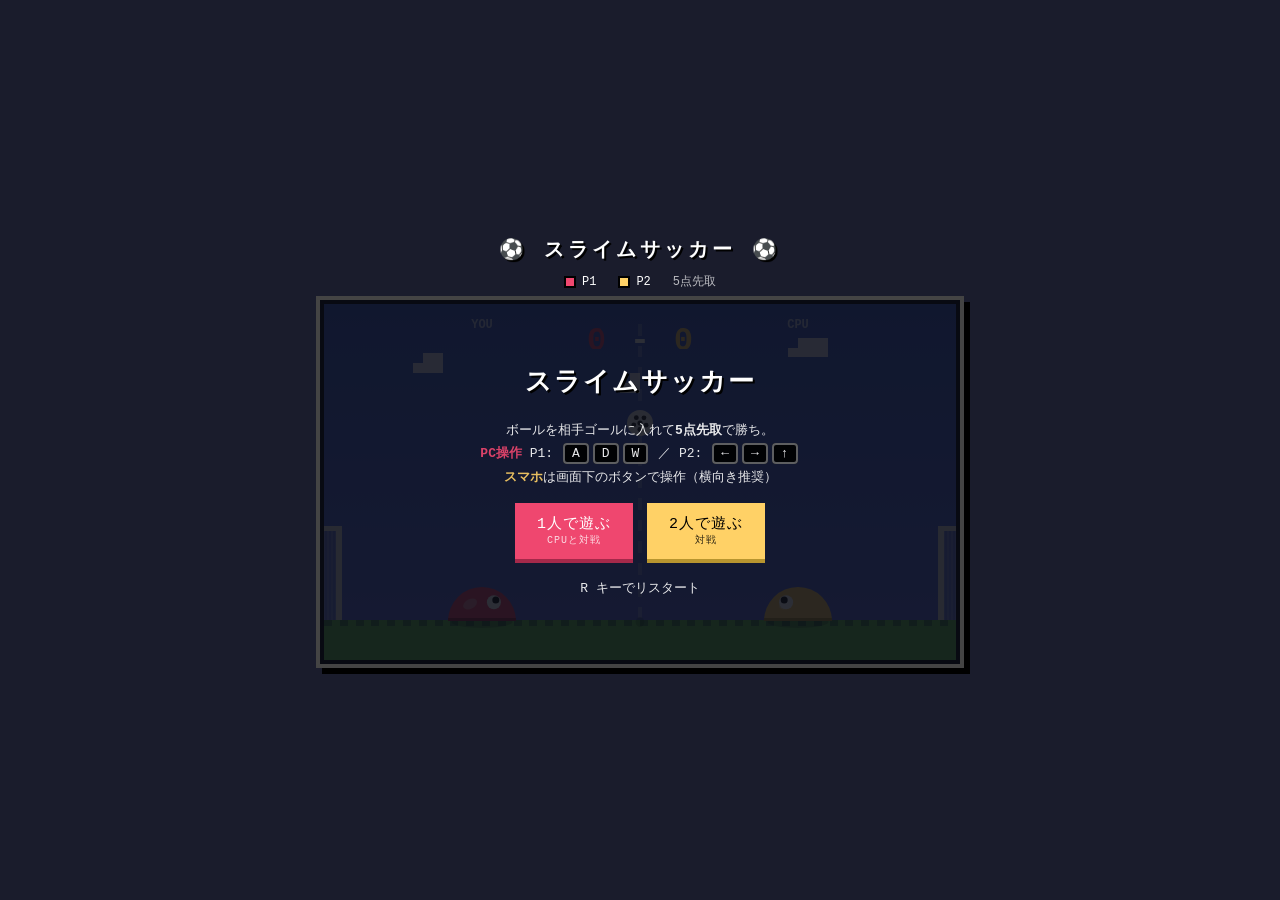
<file: slime-soccer/index.html>
<!DOCTYPE html>
<html lang="ja">
<head>
<!-- Google tag (gtag.js) -->
<script async src="https://www.googletagmanager.com/gtag/js?id=G-EF643WNQHJ"></script>
<script>
  window.dataLayer = window.dataLayer || [];
  function gtag(){dataLayer.push(arguments);}
  gtag('js', new Date());

  gtag('config', 'G-EF643WNQHJ');
</script>
<meta charset="UTF-8">
<meta name="viewport" content="width=device-width, initial-scale=1.0, maximum-scale=1.0, user-scalable=no">
<title>スライムサッカー</title>
<style>
  :root {
    --bg: #1a1c2c;
    --p1: #ef476f;
    --p2: #ffd166;
  }
  * { margin: 0; padding: 0; box-sizing: border-box; }
  html, body {
    min-height: 100%;
    background: var(--bg);
    color: #fff;
    font-family: "Courier New", monospace;
    display: flex;
    flex-direction: column;
    align-items: center;
    justify-content: center;
    gap: 10px;
    padding: 10px;
    -webkit-font-smoothing: none;
    overscroll-behavior: none;
  }
  h1 {
    font-size: 20px;
    letter-spacing: 4px;
    text-shadow: 2px 2px 0 #000;
    text-align: center;
  }
  .legend { display:flex; gap:22px; font-size:12px; flex-wrap:wrap; justify-content:center; }
  .legend span { display:flex; align-items:center; gap:6px; }
  .dot { width:12px; height:12px; border:2px solid #000; }
  #wrap {
    position: relative;
    image-rendering: pixelated;
    line-height: 0;
  }
  canvas {
    display: block;
    width: min(96vw, 640px);
    height: auto;
    border: 4px solid #000;
    box-shadow: 0 0 0 4px #444, 6px 6px 0 4px #000;
    image-rendering: pixelated;
  }
  #overlay {
    position: absolute;
    inset: 0;
    display: flex;
    flex-direction: column;
    align-items: center;
    justify-content: center;
    gap: 14px;
    background: rgba(10,12,22,0.86);
    text-align: center;
    padding: 16px;
    line-height: 1.6;
  }
  #overlay.hidden { display: none; }
  #overlay h2 { font-size: clamp(18px,5vw,26px); text-shadow: 2px 2px 0 #000; letter-spacing: 2px; }
  #overlay p { font-size: clamp(11px,3vw,13px); line-height: 1.8; opacity: 0.9; }
  .key { background:#000; border:2px solid #666; border-radius:4px; padding:1px 7px; margin:0 2px; }
  .btnrow { display:flex; gap:14px; flex-wrap:wrap; justify-content:center; }
  button.mode {
    font-family: inherit;
    font-size: 15px;
    letter-spacing: 1px;
    color: #000;
    background: var(--p2);
    border: none;
    border-bottom: 4px solid #b8952f;
    padding: 12px 22px;
    cursor: pointer;
    text-shadow: none;
    line-height: 1.3;
  }
  button.mode.alt { background: var(--p1); border-bottom-color:#a5294a; color:#fff; }
  button.mode small { font-size: 10px; opacity: 0.8; display:block; }
  button.mode:active { transform: translateY(2px); border-bottom-width: 2px; }
  .foot { font-size: 11px; opacity: 0.5; }

  /* タッチ操作パッド */
  #touch {
    display: none;
    justify-content: space-between;
    width: min(96vw, 640px);
    gap: 20px;
    touch-action: none;
    user-select: none;
    -webkit-user-select: none;
  }
  #touch.show { display: flex; }
  #touch.solo { justify-content: center; }
  #touch.solo .pad-right { display: none; }
  .pad { display: flex; gap: 10px; }
  .pad-left { border-bottom: 3px solid var(--p1); padding-bottom: 4px; }
  .pad-right { border-bottom: 3px solid var(--p2); padding-bottom: 4px; }
  .tbtn {
    width: 62px; height: 62px;
    font-size: 24px; color: #fff;
    background: rgba(0,0,0,0.55);
    border: 2px solid #888; border-radius: 12px;
    display: flex; align-items: center; justify-content: center;
    touch-action: none; user-select: none; -webkit-user-select: none;
    -webkit-tap-highlight-color: transparent;
  }
  .pad-left .tbtn.jump { background: rgba(239,71,111,0.65); border-color:#ef476f; }
  .pad-right .tbtn.jump { background: rgba(255,209,102,0.65); border-color:#ffd166; color:#111; }
  .tbtn.active { transform: translateY(2px); filter: brightness(1.5); }
  @media (max-width: 430px) { .tbtn { width: 52px; height: 52px; font-size: 20px; } .pad { gap: 7px; } #touch { gap: 12px; } }
  @media (max-width: 380px) { .tbtn { width: 46px; height: 46px; font-size: 18px; } .pad { gap: 6px; } #touch { gap: 8px; } }
  @media (min-width: 760px) and (hover: hover) { .legend.pc { display: flex; } }
</style>
</head>
<body>
  <h1>⚽ スライムサッカー ⚽</h1>
  <div class="legend">
    <span><i class="dot" style="background:var(--p1)"></i>P1</span>
    <span><i class="dot" style="background:var(--p2)"></i>P2</span>
    <span style="opacity:.7">5点先取</span>
  </div>

  <div id="wrap">
    <canvas id="game" width="640" height="360"></canvas>
    <div id="overlay">
      <h2 id="ov-title">スライムサッカー</h2>
      <p id="ov-body">
        ボールを相手ゴールに入れて<b>5点先取</b>で勝ち。<br>
        <b style="color:var(--p1)">PC操作</b> P1: <span class="key">A</span><span class="key">D</span><span class="key">W</span> ／
        P2: <span class="key">←</span><span class="key">→</span><span class="key">↑</span><br>
        <b style="color:var(--p2)">スマホ</b>は画面下のボタンで操作（横向き推奨）
      </p>
      <div class="btnrow">
        <button class="mode alt" id="btn1p">1人で遊ぶ<small>CPUと対戦</small></button>
        <button class="mode" id="btn2p">2人で遊ぶ<small>対戦</small></button>
      </div>
      <p class="foot">R キーでリスタート</p>
    </div>
  </div>

  <div id="touch">
    <div class="pad pad-left">
      <div class="tbtn" data-k="a">◀</div>
      <div class="tbtn jump" data-k="w">▲</div>
      <div class="tbtn" data-k="d">▶</div>
    </div>
    <div class="pad pad-right">
      <div class="tbtn" data-k="arrowleft">◀</div>
      <div class="tbtn jump" data-k="arrowup">▲</div>
      <div class="tbtn" data-k="arrowright">▶</div>
    </div>
  </div>

<script>
(() => {
  const cv = document.getElementById('game');
  const ctx = cv.getContext('2d');
  const W = cv.width, H = cv.height;
  const GROUND = H - 40;
  const GRAV = 0.55;
  const WIN_SCORE = 5;
  const GOAL_W = 12, GOAL_H = 90;

  const C = {
    sky1:'#3b5dc9', sky2:'#5b6ee1',
    grass:'#63c74d', grassDark:'#3e8948',
    p1:'#ef476f', p1dk:'#a5294a',
    p2:'#ffd166', p2dk:'#b8952f',
    ball:'#f4f4f4', post:'#e6e6e6'
  };

  function makeSlime(x, color, colorDk, isLeft) {
    return { x, y:GROUND, vx:0, vy:0, r:34, color, colorDk, isLeft,
             onGround:true, speed:4.4, jump:12 };
  }
  let p1, p2, ball, keys, score, state, msg, shakeT, sparks, mode;

  function reset(full) {
    p1 = makeSlime(W*0.25, C.p1, C.p1dk, true);
    p2 = makeSlime(W*0.75, C.p2, C.p2dk, false);
    resetBall(Math.random()<0.5?-1:1);
    if (full) score = [0,0];
    sparks = []; shakeT = 0;
  }
  function resetBall(dir) {
    ball = { x:W/2, y:120, vx:dir*2, vy:0, r:13 };
    msg = null;
  }

  keys = {}; score = [0,0]; state = 'menu'; mode = 'cpu';
  reset(true);

  // ---- キーボード入力 ----
  window.addEventListener('keydown', e => {
    if (['ArrowLeft','ArrowRight','ArrowUp','ArrowDown',' '].includes(e.key)) e.preventDefault();
    keys[e.key.toLowerCase()] = true;
    if (e.key.toLowerCase() === 'r' && state !== 'menu') startGame(mode);
  });
  window.addEventListener('keyup', e => { keys[e.key.toLowerCase()] = false; });

  // ---- タッチ入力 ----
  const isTouch = window.matchMedia('(pointer: coarse)').matches
    || ('ontouchstart' in window) || (navigator.maxTouchPoints > 0);
  const touchEl = document.getElementById('touch');
  document.querySelectorAll('.tbtn').forEach(btn => {
    const k = btn.dataset.k;
    const press = e => { e.preventDefault(); keys[k] = true; btn.classList.add('active'); };
    const release = e => { e.preventDefault(); keys[k] = false; btn.classList.remove('active'); };
    btn.addEventListener('pointerdown', press);
    btn.addEventListener('pointerup', release);
    btn.addEventListener('pointerleave', release);
    btn.addEventListener('pointercancel', release);
  });

  // ---- メニュー ----
  const overlay = document.getElementById('overlay');
  const ovTitle = document.getElementById('ov-title');
  const ovBody = document.getElementById('ov-body');
  function hideOverlay(){ overlay.classList.add('hidden'); }
  function showOverlay(){ overlay.classList.remove('hidden'); }
  document.getElementById('btn1p').addEventListener('click', () => startGame('cpu'));
  document.getElementById('btn2p').addEventListener('click', () => startGame('vs'));

  function startGame(m) {
    mode = m;
    keys = {};
    document.querySelectorAll('.tbtn.active').forEach(b=>b.classList.remove('active'));
    reset(true);
    state = 'play';
    hideOverlay();
    touchEl.classList.toggle('show', isTouch);
    touchEl.classList.toggle('solo', mode === 'cpu');
  }

  // ---- 物理 ----
  function moveSlime(s, left, right, jump) {
    s.vx = 0;
    if (keys[left]) s.vx = -s.speed;
    if (keys[right]) s.vx = s.speed;
    if (keys[jump] && s.onGround) { s.vy = -s.jump; s.onGround = false; }
    applyMotion(s);
  }
  function applyMotion(s) {
    s.x += s.vx; s.y += s.vy;
    if (!s.onGround) s.vy += GRAV;
    if (s.y >= GROUND) { s.y = GROUND; s.vy = 0; s.onGround = true; }
    const minX = s.isLeft ? s.r : W/2 + s.r*0.15;
    const maxX = s.isLeft ? W/2 - s.r*0.15 : W - s.r;
    s.x = Math.max(minX, Math.min(maxX, s.x));
  }

  // ---- CPU ----
  let cpuTimer = 0, cpuAim = W*0.75;
  function cpuControl(s) {
    cpuTimer--;
    if (cpuTimer <= 0) {
      cpuTimer = 6 + Math.floor(Math.random()*6);
      const onMySide = ball.x > W/2 - 50;
      const coming = ball.vx > -0.6;
      if (onMySide || coming) {
        cpuAim = ball.x + 20 + (Math.random()*26 - 13);
      } else {
        cpuAim = W*0.72 + (Math.random()*20 - 10);
      }
    }
    const spd = s.speed * 0.9;
    if (s.x < cpuAim - 6) s.vx = spd;
    else if (s.x > cpuAim + 6) s.vx = -spd;
    else s.vx = 0;
    const dx = Math.abs(ball.x - s.x);
    const ballAbove = ball.y < s.y - s.r*0.4;
    if (s.onGround && dx < s.r + ball.r + 16 && ballAbove && ball.y > 55) {
      s.vy = -s.jump; s.onGround = false;
    }
    applyMotion(s);
  }

  function collideSlimeBall(s) {
    const dx = ball.x - s.x, dy = ball.y - s.y;
    const dist = Math.hypot(dx, dy);
    const minD = s.r + ball.r;
    if (dist < minD && dy <= 2) {
      const nx = dx/(dist||1), ny = dy/(dist||1);
      ball.x = s.x + nx*minD;
      ball.y = s.y + ny*minD;
      const relDot = (ball.vx - s.vx)*nx + (ball.vy - s.vy)*ny;
      ball.vx -= 2*relDot*nx;
      ball.vy -= 2*relDot*ny;
      ball.vx = ball.vx*0.9 + s.vx*0.6;
      ball.vy = ball.vy*0.9 + s.vy*0.6 - 1.2;
      const sp = Math.hypot(ball.vx, ball.vy), cap = 14;
      if (sp > cap) { ball.vx *= cap/sp; ball.vy *= cap/sp; }
      spawnSparks(ball.x, ball.y, s.color);
    }
  }

  function updateBall() {
    ball.vy += GRAV*0.6;
    ball.vx *= 0.995;
    ball.x += ball.vx; ball.y += ball.vy;
    if (ball.x < ball.r) { ball.x = ball.r; ball.vx = Math.abs(ball.vx)*0.85; }
    if (ball.x > W-ball.r) { ball.x = W-ball.r; ball.vx = -Math.abs(ball.vx)*0.85; }
    if (ball.y < ball.r) { ball.y = ball.r; ball.vy = Math.abs(ball.vy)*0.7; }
    const barY = GROUND - GOAL_H;
    if (ball.x < GOAL_W + ball.r && ball.y > barY - ball.r && ball.y < barY + 6 && ball.vy>0 && ball.y < barY) { ball.y = barY - ball.r; ball.vy = -Math.abs(ball.vy)*0.6; }
    if (ball.x > W - GOAL_W - ball.r && ball.y > barY - ball.r && ball.y < barY + 6 && ball.vy>0 && ball.y < barY) { ball.y = barY - ball.r; ball.vy = -Math.abs(ball.vy)*0.6; }
    if (ball.y > GROUND - ball.r) {
      ball.y = GROUND - ball.r;
      ball.vy = -Math.abs(ball.vy)*0.7;
      ball.vx *= 0.96;
      if (Math.abs(ball.vy) < 1) ball.vy = 0;
    }
    if (ball.y > barY && ball.y < GROUND) {
      if (ball.x < GOAL_W + ball.r) goal(1);
      else if (ball.x > W - GOAL_W - ball.r) goal(0);
    }
  }

  function goal(scorer) {
    score[scorer]++;
    shakeT = 18;
    spawnSparks(ball.x, ball.y, scorer===0?C.p1:C.p2, 26);
    if (score[scorer] >= WIN_SCORE) {
      state = 'over';
      const p1win = scorer === 0;
      const who = mode==='cpu' ? (p1win ? 'あなたの勝ち！ 🏆' : 'CPUの勝ち… 🤖') : ((p1win?'P1':'P2') + ' の勝ち！ 🏆');
      ovTitle.textContent = who;
      ovBody.innerHTML = `最終スコア <b style="color:var(--p1)">${score[0]}</b> - <b style="color:var(--p2)">${score[1]}</b><br>もう一度遊ぶ？`;
      touchEl.classList.remove('show');
      showOverlay();
    } else {
      state = 'goal';
      msg = 'GOAL!';
      setTimeout(() => { if (state==='goal') { resetBall(scorer===0?1:-1); state='play'; } }, 900);
    }
  }

  function spawnSparks(x,y,color,n=8) {
    for (let i=0;i<n;i++) {
      const a = Math.random()*Math.PI*2, sp = 2+Math.random()*4;
      sparks.push({x,y,vx:Math.cos(a)*sp,vy:Math.sin(a)*sp-2,life:20+Math.random()*10,color});
    }
  }
  function updateSparks() {
    for (let i=sparks.length-1;i>=0;i--) {
      const s = sparks[i];
      s.x+=s.vx; s.y+=s.vy; s.vy+=0.3; s.life--;
      if (s.life<=0) sparks.splice(i,1);
    }
  }

  // ---- 描画 ----
  function drawBG() {
    const g = ctx.createLinearGradient(0,0,0,GROUND);
    g.addColorStop(0,C.sky1); g.addColorStop(1,C.sky2);
    ctx.fillStyle = g; ctx.fillRect(0,0,W,GROUND);
    ctx.fillStyle = 'rgba(255,255,255,0.85)';
    puff(90,60,3); puff(470,44,4); puff(300,80,2);
    ctx.fillStyle = C.grass; ctx.fillRect(0,GROUND,W,H-GROUND);
    ctx.fillStyle = C.grassDark;
    for (let x=0;x<W;x+=16) ctx.fillRect(x,GROUND,8,6);
    ctx.fillStyle = 'rgba(255,255,255,0.25)';
    for (let y=20;y<GROUND;y+=22) ctx.fillRect(W/2-2,y,4,12);
  }
  function puff(x,y,s){ const u=10; ctx.fillRect(x,y,u*s,u); ctx.fillRect(x+u,y-u,u*(s-1),u); }

  function drawGoals() {
    const barY = GROUND - GOAL_H;
    ctx.fillStyle = 'rgba(255,255,255,0.12)';
    ctx.fillRect(0,barY,GOAL_W,GOAL_H);
    ctx.fillRect(W-GOAL_W,barY,GOAL_W,GOAL_H);
    ctx.strokeStyle = 'rgba(255,255,255,0.3)'; ctx.lineWidth = 1;
    for (let i=0;i<=GOAL_W;i+=4) {
      ctx.beginPath(); ctx.moveTo(i,barY); ctx.lineTo(i,GROUND); ctx.stroke();
      ctx.beginPath(); ctx.moveTo(W-GOAL_W+i,barY); ctx.lineTo(W-GOAL_W+i,GROUND); ctx.stroke();
    }
    ctx.fillStyle = C.post;
    ctx.fillRect(0,barY-6,GOAL_W+6,6);
    ctx.fillRect(GOAL_W,barY-6,6,GOAL_H+6);
    ctx.fillRect(W-GOAL_W-6,barY-6,GOAL_W+6,6);
    ctx.fillRect(W-GOAL_W-6,barY-6,6,GOAL_H+6);
  }

  function drawSlime(s) {
    ctx.fillStyle = 'rgba(0,0,0,0.2)';
    ctx.beginPath(); ctx.ellipse(s.x,GROUND+2,s.r*0.9,6,0,0,Math.PI*2); ctx.fill();
    ctx.fillStyle = s.color;
    ctx.beginPath(); ctx.arc(s.x,s.y,s.r,Math.PI,0); ctx.closePath(); ctx.fill();
    ctx.fillStyle = s.colorDk; ctx.fillRect(s.x-s.r,s.y-2,s.r*2,3);
    ctx.fillStyle = 'rgba(255,255,255,0.35)';
    ctx.beginPath(); ctx.ellipse(s.x-s.r*0.35,s.y-s.r*0.5,s.r*0.22,s.r*0.14,-0.5,0,Math.PI*2); ctx.fill();
    const ex = s.isLeft ? s.x+s.r*0.35 : s.x-s.r*0.35;
    const ey = s.y-s.r*0.55;
    ctx.fillStyle = '#fff';
    ctx.beginPath(); ctx.arc(ex,ey,7,0,Math.PI*2); ctx.fill();
    const look = Math.atan2(ball.y-ey, ball.x-ex);
    ctx.fillStyle = '#111';
    ctx.beginPath(); ctx.arc(ex+Math.cos(look)*3, ey+Math.sin(look)*3, 3.5, 0, Math.PI*2); ctx.fill();
  }

  function drawBall() {
    ctx.fillStyle = 'rgba(0,0,0,0.18)';
    const shScale = Math.max(0.3, 1-(GROUND-ball.y)/300);
    ctx.beginPath(); ctx.ellipse(ball.x,GROUND+2,ball.r*shScale,5,0,0,Math.PI*2); ctx.fill();
    ctx.fillStyle = C.ball;
    ctx.beginPath(); ctx.arc(ball.x,ball.y,ball.r,0,Math.PI*2); ctx.fill();
    ctx.fillStyle = '#222';
    const a = performance.now()/200 + ball.x/20;
    for (let i=0;i<5;i++) {
      const ang = a + i*(Math.PI*2/5);
      ctx.beginPath(); ctx.arc(ball.x+Math.cos(ang)*ball.r*0.5, ball.y+Math.sin(ang)*ball.r*0.5, 2.4, 0, Math.PI*2); ctx.fill();
    }
    ctx.beginPath(); ctx.arc(ball.x,ball.y,2.6,0,Math.PI*2); ctx.fill();
  }

  function drawSparks() {
    for (const s of sparks) {
      ctx.globalAlpha = Math.max(0, s.life/30);
      ctx.fillStyle = s.color;
      ctx.fillRect(s.x-2,s.y-2,4,4);
    }
    ctx.globalAlpha = 1;
  }

  function drawHUD() {
    ctx.font = 'bold 34px "Courier New", monospace';
    ctx.textAlign = 'center';
    ctx.fillStyle = C.p1; ctx.fillText(score[0], W/2-44, 46);
    ctx.fillStyle = '#fff'; ctx.fillText('-', W/2, 46);
    ctx.fillStyle = C.p2; ctx.fillText(score[1], W/2+44, 46);
    if (mode === 'cpu') {
      ctx.font = 'bold 12px "Courier New", monospace';
      ctx.fillStyle = 'rgba(255,255,255,0.7)';
      ctx.fillText('YOU', W*0.25, 24);
      ctx.fillText('CPU', W*0.75, 24);
    }
    if (state==='goal' && msg) {
      ctx.font = 'bold 48px "Courier New", monospace';
      ctx.fillStyle = '#fff'; ctx.strokeStyle = '#000'; ctx.lineWidth = 5;
      ctx.strokeText(msg, W/2, H/2); ctx.fillText(msg, W/2, H/2);
    }
  }

  function loop() {
    if (state === 'play') {
      moveSlime(p1, 'a', 'd', 'w');
      if (mode === 'cpu') cpuControl(p2);
      else moveSlime(p2, 'arrowleft', 'arrowright', 'arrowup');
      updateBall();
      collideSlimeBall(p1);
      collideSlimeBall(p2);
    }
    updateSparks();
    if (shakeT>0) shakeT--;
    ctx.save();
    if (shakeT>0) ctx.translate((Math.random()-0.5)*shakeT*0.6, (Math.random()-0.5)*shakeT*0.6);
    drawBG(); drawGoals(); drawSlime(p1); drawSlime(p2); drawBall(); drawSparks(); drawHUD();
    ctx.restore();
    requestAnimationFrame(loop);
  }
  loop();
})();
</script>
</body>
</html>
</file>
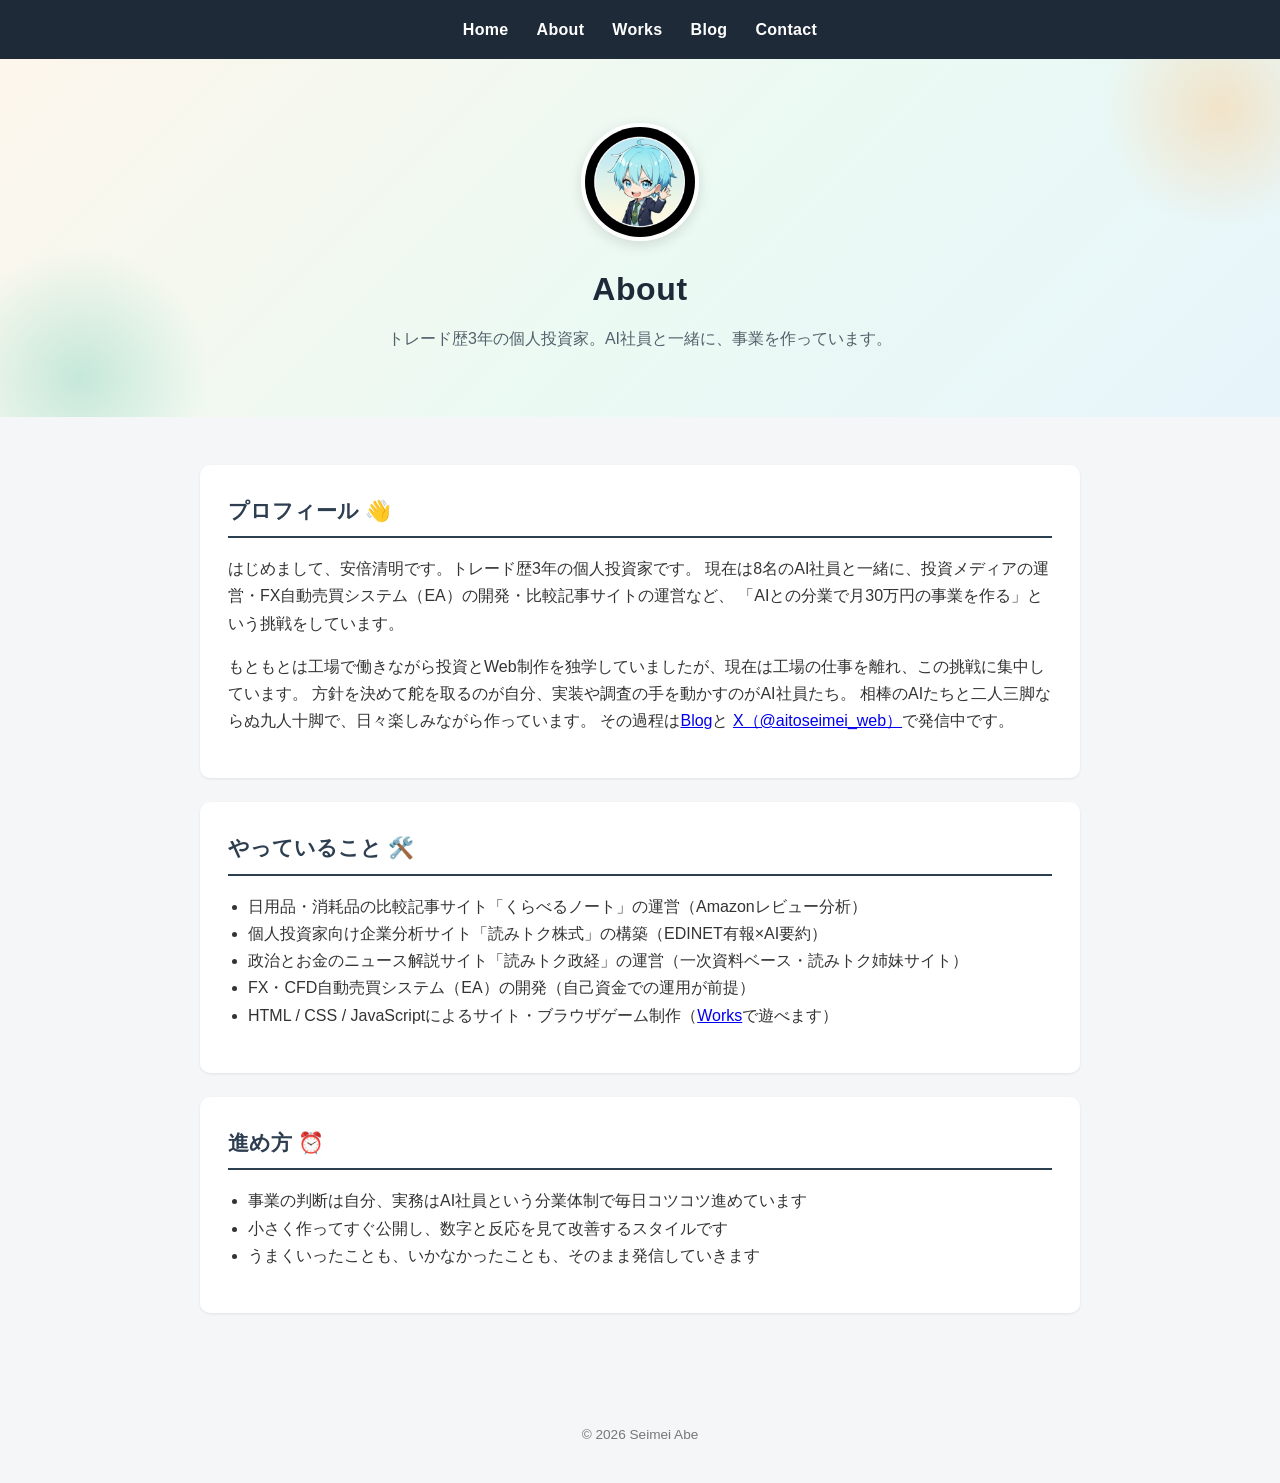
<file: about.html>
﻿<!DOCTYPE html>
<html lang="ja">
<head>
<!-- Google tag (gtag.js) -->
<script async src="https://www.googletagmanager.com/gtag/js?id=G-EF643WNQHJ"></script>
<script>
  window.dataLayer = window.dataLayer || [];
  function gtag(){dataLayer.push(arguments);}
  gtag('js', new Date());

  gtag('config', 'G-EF643WNQHJ');
</script>
  <meta charset="UTF-8">
  <meta name="viewport" content="width=device-width, initial-scale=1.0">
  <title>About | Seimei Abe</title>
  <meta name="description" content="トレード歴3年の個人投資家・安倍清明のプロフィール。AI社員たちと一緒に、月30万円の事業づくりに挑戦しています。">
  <link rel="icon" href="favicon.svg" type="image/svg+xml">
  <meta property="og:type" content="website">
  <meta property="og:title" content="About | Seimei Abe">
  <meta property="og:description" content="トレード歴3年の個人投資家・安倍清明のプロフィール。AI社員たちと一緒に、月30万円の事業づくりに挑戦しています。">
  <meta property="og:url" content="https://seimei-ai.github.io/portfolio-site/about.html">
  <meta property="og:image" content="https://seimei-ai.github.io/portfolio-site/images/profile.png">
  <meta name="twitter:card" content="summary_large_image">
  <meta name="twitter:title" content="About | Seimei Abe">
  <meta name="twitter:description" content="トレード歴3年の個人投資家・安倍清明のプロフィール。AI社員たちと一緒に、月30万円の事業づくりに挑戦しています。">
  <meta name="twitter:image" content="https://seimei-ai.github.io/portfolio-site/images/profile.png">
  <link rel="stylesheet" href="style.css">
</head>
<body>

  <nav>
    <a href="index.html">Home</a>
    <a href="about.html">About</a>
    <a href="works.html">Works</a>
    <a href="blog.html">Blog</a>
    <a href="contact.html">Contact</a>
  </nav>

  <header class="header-about">
    <img src="images/profile.png" alt="安倍清明のプロフィール写真" class="profile-photo">
    <h1>About</h1>
    <p>トレード歴3年の個人投資家。AI社員と一緒に、事業を作っています。</p>
  </header>

  <main>
    <section>
      <h2>プロフィール 👋</h2>
      <p>
        はじめまして、安倍清明です。トレード歴3年の個人投資家です。
        現在は8名のAI社員と一緒に、投資メディアの運営・FX自動売買システム（EA）の開発・比較記事サイトの運営など、
        「AIとの分業で月30万円の事業を作る」という挑戦をしています。
      </p>
      <p>
        もともとは工場で働きながら投資とWeb制作を独学していましたが、現在は工場の仕事を離れ、この挑戦に集中しています。
        方針を決めて舵を取るのが自分、実装や調査の手を動かすのがAI社員たち。
        相棒のAIたちと二人三脚ならぬ九人十脚で、日々楽しみながら作っています。
        その過程は<a href="blog.html">Blog</a>と
        <a href="https://x.com/aitoseimei_web" target="_blank" rel="noopener">X（@aitoseimei_web）</a>で発信中です。
      </p>
    </section>

    <section>
      <h2>やっていること 🛠️</h2>
      <ul>
        <li>日用品・消耗品の比較記事サイト「くらべるノート」の運営（Amazonレビュー分析）</li>
        <li>個人投資家向け企業分析サイト「読みトク株式」の構築（EDINET有報×AI要約）</li>
        <li>政治とお金のニュース解説サイト「読みトク政経」の運営（一次資料ベース・読みトク姉妹サイト）</li>
        <li>FX・CFD自動売買システム（EA）の開発（自己資金での運用が前提）</li>
        <li>HTML / CSS / JavaScriptによるサイト・ブラウザゲーム制作（<a href="works.html">Works</a>で遊べます）</li>
      </ul>
    </section>

    <section>
      <h2>進め方 ⏰</h2>
      <ul>
        <li>事業の判断は自分、実務はAI社員という分業体制で毎日コツコツ進めています</li>
        <li>小さく作ってすぐ公開し、数字と反応を見て改善するスタイルです</li>
        <li>うまくいったことも、いかなかったことも、そのまま発信していきます</li>
      </ul>
    </section>
  </main>

  <footer>
    <p>&copy; 2026 Seimei Abe</p>
  </footer>

</body>
</html>
</file>
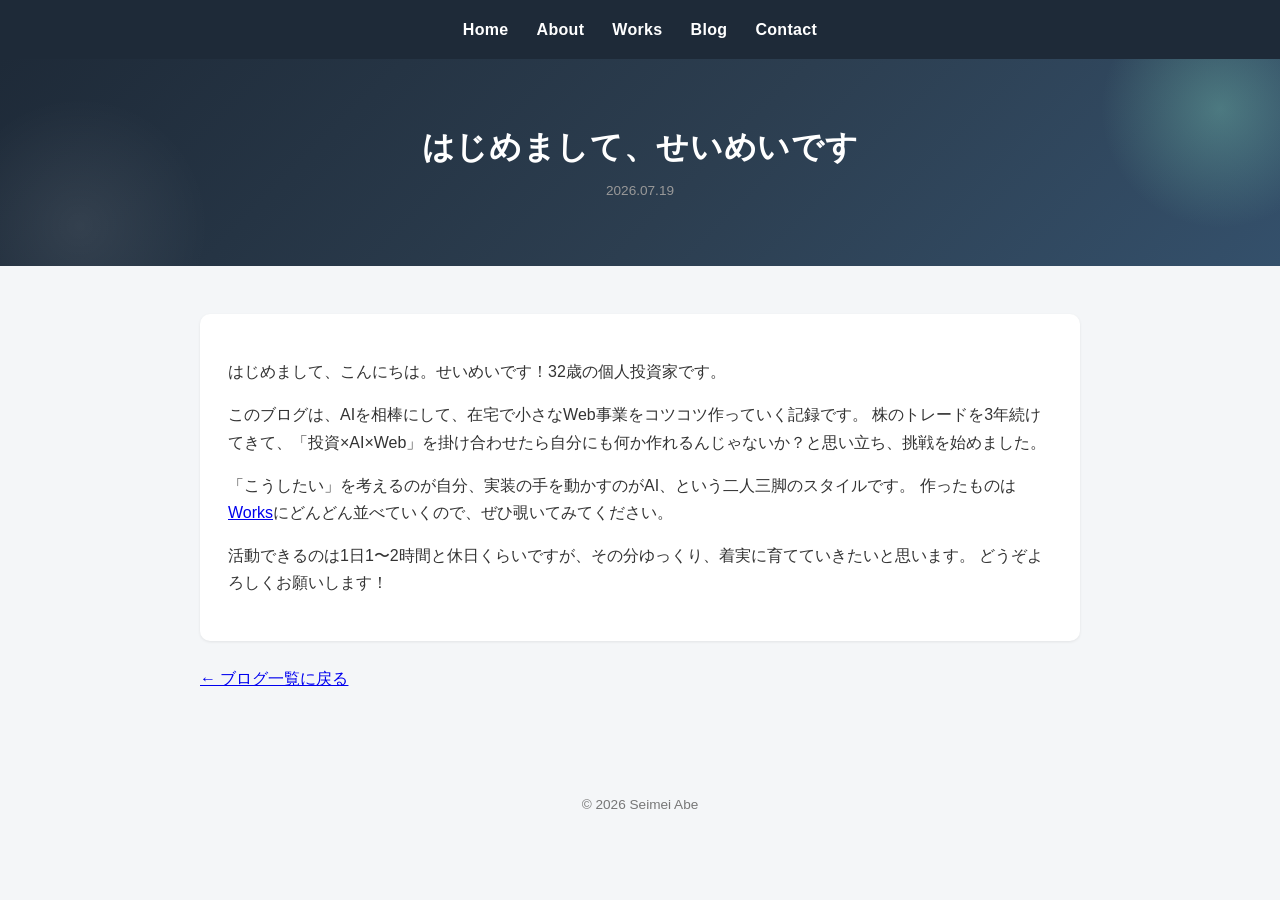
<file: blog-post-1.html>
<!DOCTYPE html>
<html lang="ja">
<head>
<!-- Google tag (gtag.js) -->
<script async src="https://www.googletagmanager.com/gtag/js?id=G-EF643WNQHJ"></script>
<script>
  window.dataLayer = window.dataLayer || [];
  function gtag(){dataLayer.push(arguments);}
  gtag('js', new Date());

  gtag('config', 'G-EF643WNQHJ');
</script>
  <meta charset="UTF-8">
  <meta name="viewport" content="width=device-width, initial-scale=1.0">
  <title>はじめまして、せいめいです | Seimei Abe</title>
  <meta name="description" content="このブログのはじまりのご挨拶。AIを相棒に、在宅で小さなWeb事業をコツコツ作っていく記録です。">
  <link rel="icon" href="favicon.svg" type="image/svg+xml">
  <meta property="og:type" content="article">
  <meta property="og:title" content="はじめまして、せいめいです | Seimei Abe">
  <meta property="og:description" content="このブログのはじまりのご挨拶。AIを相棒に、在宅で小さなWeb事業をコツコツ作っていく記録です。">
  <meta property="og:url" content="https://seimei-ai.github.io/portfolio-site/blog-post-1.html">
  <meta property="og:image" content="https://seimei-ai.github.io/portfolio-site/images/profile.png">
  <meta name="twitter:card" content="summary_large_image">
  <meta name="twitter:title" content="はじめまして、せいめいです | Seimei Abe">
  <meta name="twitter:description" content="このブログのはじまりのご挨拶。AIを相棒に、在宅で小さなWeb事業をコツコツ作っていく記録です。">
  <meta name="twitter:image" content="https://seimei-ai.github.io/portfolio-site/images/profile.png">
  <link rel="stylesheet" href="style.css">
</head>
<body>

  <nav>
    <a href="index.html">Home</a>
    <a href="about.html">About</a>
    <a href="works.html">Works</a>
    <a href="blog.html">Blog</a>
    <a href="contact.html">Contact</a>
  </nav>

  <header>
    <h1>はじめまして、せいめいです</h1>
    <p class="blog-date">2026.07.19</p>
  </header>

  <main>
    <article>
      <section>
        <p>
          はじめまして、こんにちは。せいめいです！32歳の個人投資家です。
        </p>
        <p>
          このブログは、AIを相棒にして、在宅で小さなWeb事業をコツコツ作っていく記録です。
          株のトレードを3年続けてきて、「投資×AI×Web」を掛け合わせたら自分にも何か作れるんじゃないか？と思い立ち、挑戦を始めました。
        </p>
        <p>
          「こうしたい」を考えるのが自分、実装の手を動かすのがAI、という二人三脚のスタイルです。
          作ったものは<a href="works.html">Works</a>にどんどん並べていくので、ぜひ覗いてみてください。
        </p>
        <p>
          活動できるのは1日1〜2時間と休日くらいですが、その分ゆっくり、着実に育てていきたいと思います。
          どうぞよろしくお願いします！
        </p>
      </section>
    </article>

    <p><a href="blog.html">← ブログ一覧に戻る</a></p>
  </main>

  <footer>
    <p>&copy; 2026 Seimei Abe</p>
  </footer>

</body>
</html>
</file>
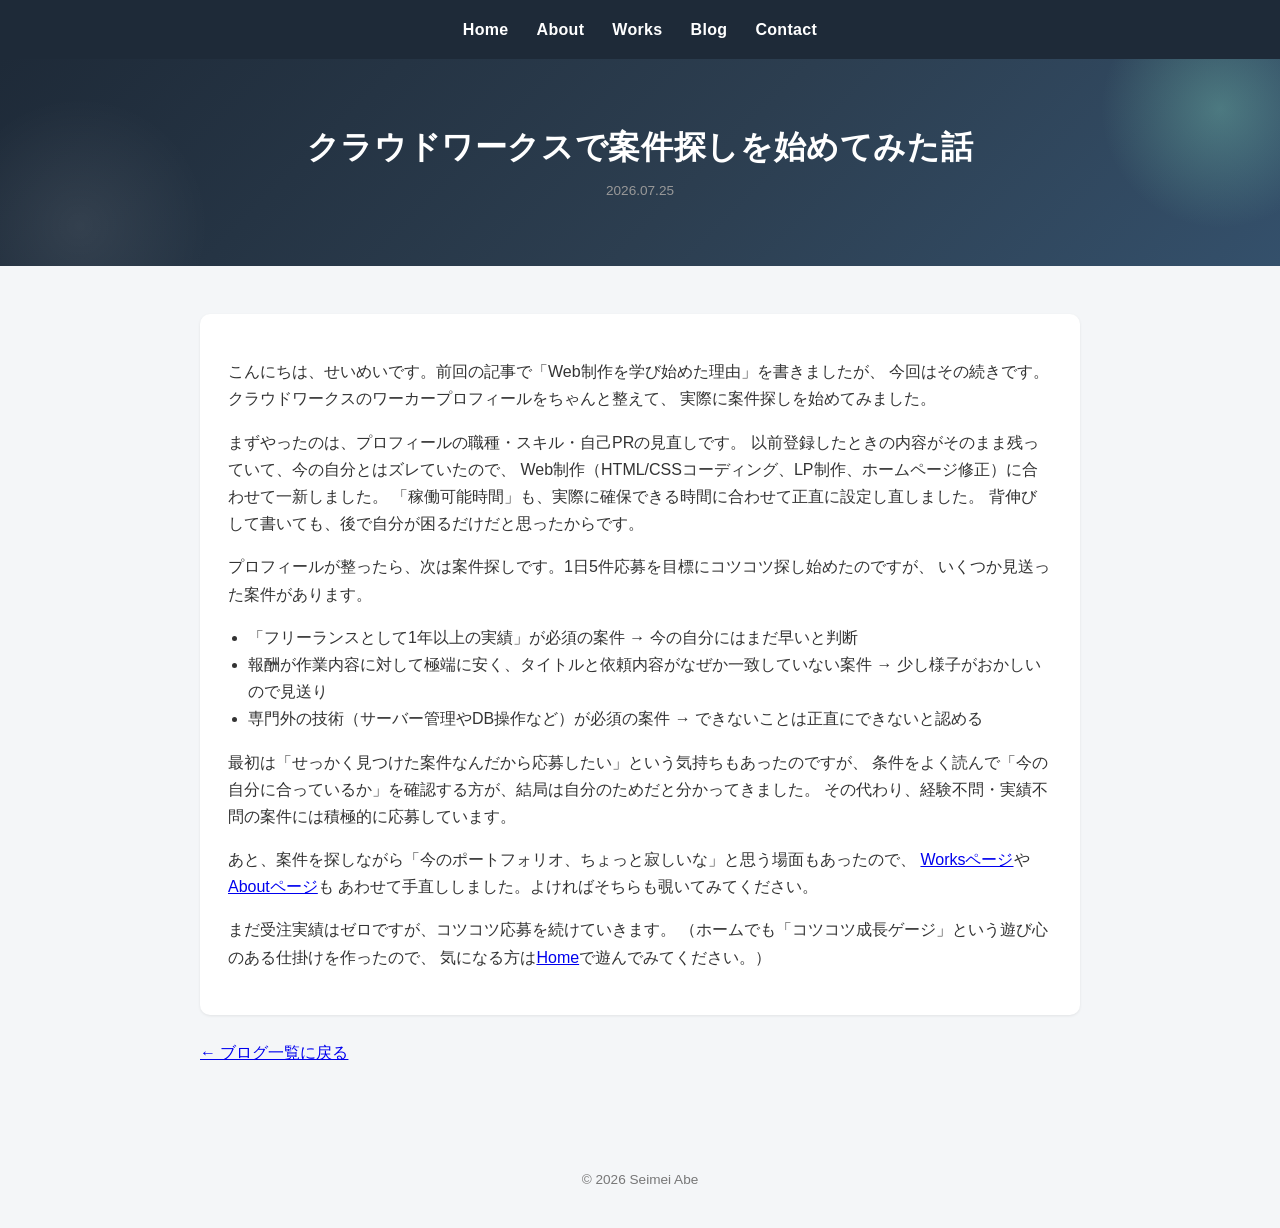
<file: blog-post-2.html>
<!DOCTYPE html>
<html lang="ja">
<head>
<!-- Google tag (gtag.js) -->
<script async src="https://www.googletagmanager.com/gtag/js?id=G-EF643WNQHJ"></script>
<script>
  window.dataLayer = window.dataLayer || [];
  function gtag(){dataLayer.push(arguments);}
  gtag('js', new Date());

  gtag('config', 'G-EF643WNQHJ');
</script>
  <meta charset="UTF-8">
  <meta name="viewport" content="width=device-width, initial-scale=1.0">
  <title>クラウドワークスで案件探しを始めてみた話 | Seimei Abe</title>
  <meta name="description" content="クラウドワークスのプロフィールを整えて、実際に案件探しを始めてみた記録です。見送った案件・その理由についても書きました。">
  <link rel="icon" href="favicon.svg" type="image/svg+xml">
  <meta property="og:type" content="article">
  <meta property="og:title" content="クラウドワークスで案件探しを始めてみた話 | Seimei Abe">
  <meta property="og:description" content="クラウドワークスのプロフィールを整えて、実際に案件探しを始めてみた記録です。見送った案件・その理由についても書きました。">
  <meta property="og:url" content="https://seimei-ai.github.io/portfolio-site/blog-post-2.html">
  <meta property="og:image" content="https://seimei-ai.github.io/portfolio-site/images/profile.png">
  <meta name="twitter:card" content="summary_large_image">
  <meta name="twitter:title" content="クラウドワークスで案件探しを始めてみた話 | Seimei Abe">
  <meta name="twitter:description" content="クラウドワークスのプロフィールを整えて、実際に案件探しを始めてみた記録です。見送った案件・その理由についても書きました。">
  <meta name="twitter:image" content="https://seimei-ai.github.io/portfolio-site/images/profile.png">
  <link rel="stylesheet" href="style.css">
</head>
<body>

  <nav>
    <a href="index.html">Home</a>
    <a href="about.html">About</a>
    <a href="works.html">Works</a>
    <a href="blog.html">Blog</a>
    <a href="contact.html">Contact</a>
  </nav>

  <header>
    <h1>クラウドワークスで案件探しを始めてみた話</h1>
    <p class="blog-date">2026.07.25</p>
  </header>

  <main>
    <article>
      <section>
        <p>
          こんにちは、せいめいです。前回の記事で「Web制作を学び始めた理由」を書きましたが、
          今回はその続きです。クラウドワークスのワーカープロフィールをちゃんと整えて、
          実際に案件探しを始めてみました。
        </p>

        <p>
          まずやったのは、プロフィールの職種・スキル・自己PRの見直しです。
          以前登録したときの内容がそのまま残っていて、今の自分とはズレていたので、
          Web制作（HTML/CSSコーディング、LP制作、ホームページ修正）に合わせて一新しました。
          「稼働可能時間」も、実際に確保できる時間に合わせて正直に設定し直しました。
          背伸びして書いても、後で自分が困るだけだと思ったからです。
        </p>

        <p>
          プロフィールが整ったら、次は案件探しです。1日5件応募を目標にコツコツ探し始めたのですが、
          いくつか見送った案件があります。
        </p>

        <ul>
          <li>「フリーランスとして1年以上の実績」が必須の案件 → 今の自分にはまだ早いと判断</li>
          <li>報酬が作業内容に対して極端に安く、タイトルと依頼内容がなぜか一致していない案件 → 少し様子がおかしいので見送り</li>
          <li>専門外の技術（サーバー管理やDB操作など）が必須の案件 → できないことは正直にできないと認める</li>
        </ul>

        <p>
          最初は「せっかく見つけた案件なんだから応募したい」という気持ちもあったのですが、
          条件をよく読んで「今の自分に合っているか」を確認する方が、結局は自分のためだと分かってきました。
          その代わり、経験不問・実績不問の案件には積極的に応募しています。
        </p>

        <p>
          あと、案件を探しながら「今のポートフォリオ、ちょっと寂しいな」と思う場面もあったので、
          <a href="works.html">Worksページ</a>や<a href="about.html">Aboutページ</a>も
          あわせて手直ししました。よければそちらも覗いてみてください。
        </p>

        <p>
          まだ受注実績はゼロですが、コツコツ応募を続けていきます。
          （ホームでも「コツコツ成長ゲージ」という遊び心のある仕掛けを作ったので、
          気になる方は<a href="index.html">Home</a>で遊んでみてください。）
        </p>
      </section>
    </article>

    <p><a href="blog.html">← ブログ一覧に戻る</a></p>
  </main>

  <footer>
    <p>&copy; 2026 Seimei Abe</p>
  </footer>

</body>
</html>
</file>
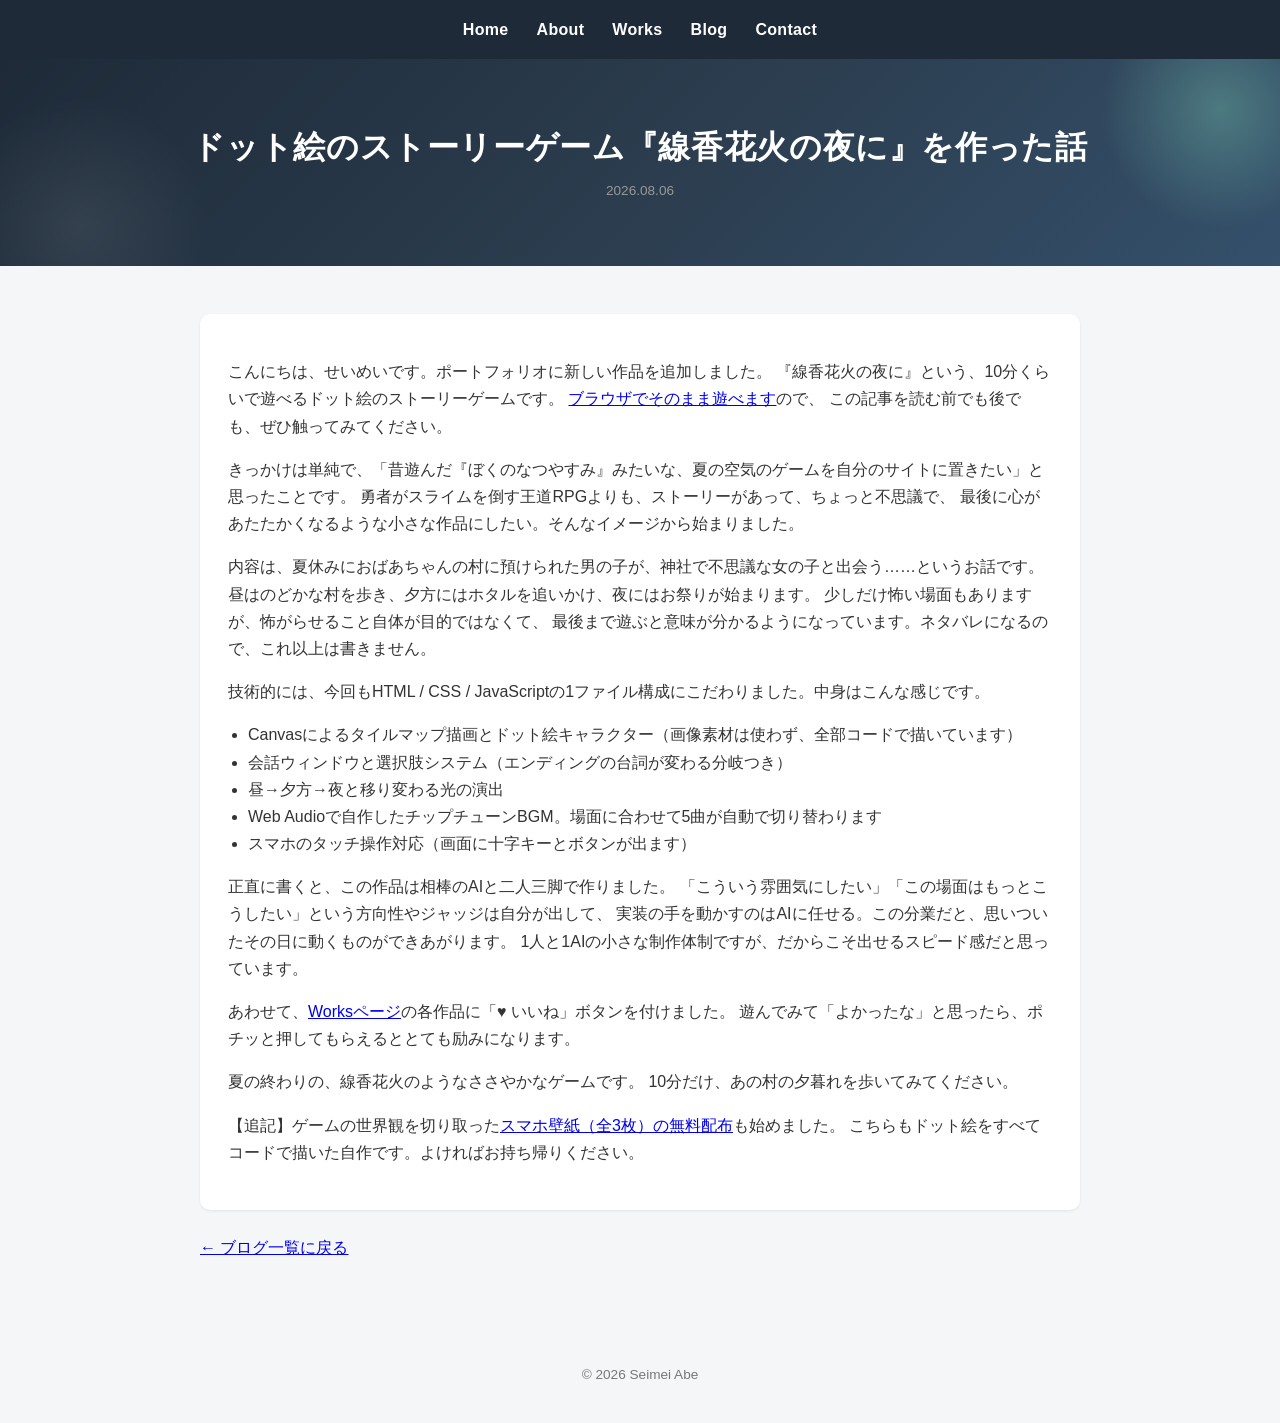
<file: blog-post-3.html>
<!DOCTYPE html>
<html lang="ja">
<head>
<!-- Google tag (gtag.js) -->
<script async src="https://www.googletagmanager.com/gtag/js?id=G-EF643WNQHJ"></script>
<script>
  window.dataLayer = window.dataLayer || [];
  function gtag(){dataLayer.push(arguments);}
  gtag('js', new Date());

  gtag('config', 'G-EF643WNQHJ');
</script>
  <meta charset="UTF-8">
  <meta name="viewport" content="width=device-width, initial-scale=1.0">
  <title>ドット絵のストーリーゲーム『線香花火の夜に』を作った話 | Seimei Abe</title>
  <meta name="description" content="ポートフォリオに新作『線香花火の夜に』を追加しました。10分で遊べるドット絵のストーリーゲームを、AIと二人三脚で1日で作った制作記です。">
  <link rel="icon" href="favicon.svg" type="image/svg+xml">
  <meta property="og:type" content="article">
  <meta property="og:title" content="ドット絵のストーリーゲーム『線香花火の夜に』を作った話 | Seimei Abe">
  <meta property="og:description" content="ポートフォリオに新作『線香花火の夜に』を追加しました。10分で遊べるドット絵のストーリーゲームを、AIと二人三脚で1日で作った制作記です。">
  <meta property="og:url" content="https://seimei-ai.github.io/portfolio-site/blog-post-3.html">
  <meta property="og:image" content="https://seimei-ai.github.io/portfolio-site/images/profile.png">
  <meta name="twitter:card" content="summary_large_image">
  <meta name="twitter:title" content="ドット絵のストーリーゲーム『線香花火の夜に』を作った話 | Seimei Abe">
  <meta name="twitter:description" content="ポートフォリオに新作『線香花火の夜に』を追加しました。10分で遊べるドット絵のストーリーゲームを、AIと二人三脚で1日で作った制作記です。">
  <meta name="twitter:image" content="https://seimei-ai.github.io/portfolio-site/images/profile.png">
  <link rel="stylesheet" href="style.css">
</head>
<body>

  <nav>
    <a href="index.html">Home</a>
    <a href="about.html">About</a>
    <a href="works.html">Works</a>
    <a href="blog.html">Blog</a>
    <a href="contact.html">Contact</a>
  </nav>

  <header>
    <h1>ドット絵のストーリーゲーム『線香花火の夜に』を作った話</h1>
    <p class="blog-date">2026.08.06</p>
  </header>

  <main>
    <article>
      <section>
        <p>
          こんにちは、せいめいです。ポートフォリオに新しい作品を追加しました。
          『線香花火の夜に』という、10分くらいで遊べるドット絵のストーリーゲームです。
          <a href="senko-hanabi/index.html" target="_blank" rel="noopener">ブラウザでそのまま遊べます</a>ので、
          この記事を読む前でも後でも、ぜひ触ってみてください。
        </p>

        <p>
          きっかけは単純で、「昔遊んだ『ぼくのなつやすみ』みたいな、夏の空気のゲームを自分のサイトに置きたい」と思ったことです。
          勇者がスライムを倒す王道RPGよりも、ストーリーがあって、ちょっと不思議で、
          最後に心があたたかくなるような小さな作品にしたい。そんなイメージから始まりました。
        </p>

        <p>
          内容は、夏休みにおばあちゃんの村に預けられた男の子が、神社で不思議な女の子と出会う……というお話です。
          昼はのどかな村を歩き、夕方にはホタルを追いかけ、夜にはお祭りが始まります。
          少しだけ怖い場面もありますが、怖がらせること自体が目的ではなくて、
          最後まで遊ぶと意味が分かるようになっています。ネタバレになるので、これ以上は書きません。
        </p>

        <p>技術的には、今回もHTML / CSS / JavaScriptの1ファイル構成にこだわりました。中身はこんな感じです。</p>

        <ul>
          <li>Canvasによるタイルマップ描画とドット絵キャラクター（画像素材は使わず、全部コードで描いています）</li>
          <li>会話ウィンドウと選択肢システム（エンディングの台詞が変わる分岐つき）</li>
          <li>昼→夕方→夜と移り変わる光の演出</li>
          <li>Web Audioで自作したチップチューンBGM。場面に合わせて5曲が自動で切り替わります</li>
          <li>スマホのタッチ操作対応（画面に十字キーとボタンが出ます）</li>
        </ul>

        <p>
          正直に書くと、この作品は相棒のAIと二人三脚で作りました。
          「こういう雰囲気にしたい」「この場面はもっとこうしたい」という方向性やジャッジは自分が出して、
          実装の手を動かすのはAIに任せる。この分業だと、思いついたその日に動くものができあがります。
          1人と1AIの小さな制作体制ですが、だからこそ出せるスピード感だと思っています。
        </p>

        <p>
          あわせて、<a href="works.html">Worksページ</a>の各作品に「♥ いいね」ボタンを付けました。
          遊んでみて「よかったな」と思ったら、ポチッと押してもらえるととても励みになります。
        </p>

        <p>
          夏の終わりの、線香花火のようなささやかなゲームです。
          10分だけ、あの村の夕暮れを歩いてみてください。
        </p>

        <p>
          【追記】ゲームの世界観を切り取った<a href="senko-hanabi/wallpapers.html">スマホ壁紙（全3枚）の無料配布</a>も始めました。
          こちらもドット絵をすべてコードで描いた自作です。よければお持ち帰りください。
        </p>
      </section>
    </article>

    <p><a href="blog.html">← ブログ一覧に戻る</a></p>
  </main>

  <footer>
    <p>&copy; 2026 Seimei Abe</p>
  </footer>

</body>
</html>
</file>
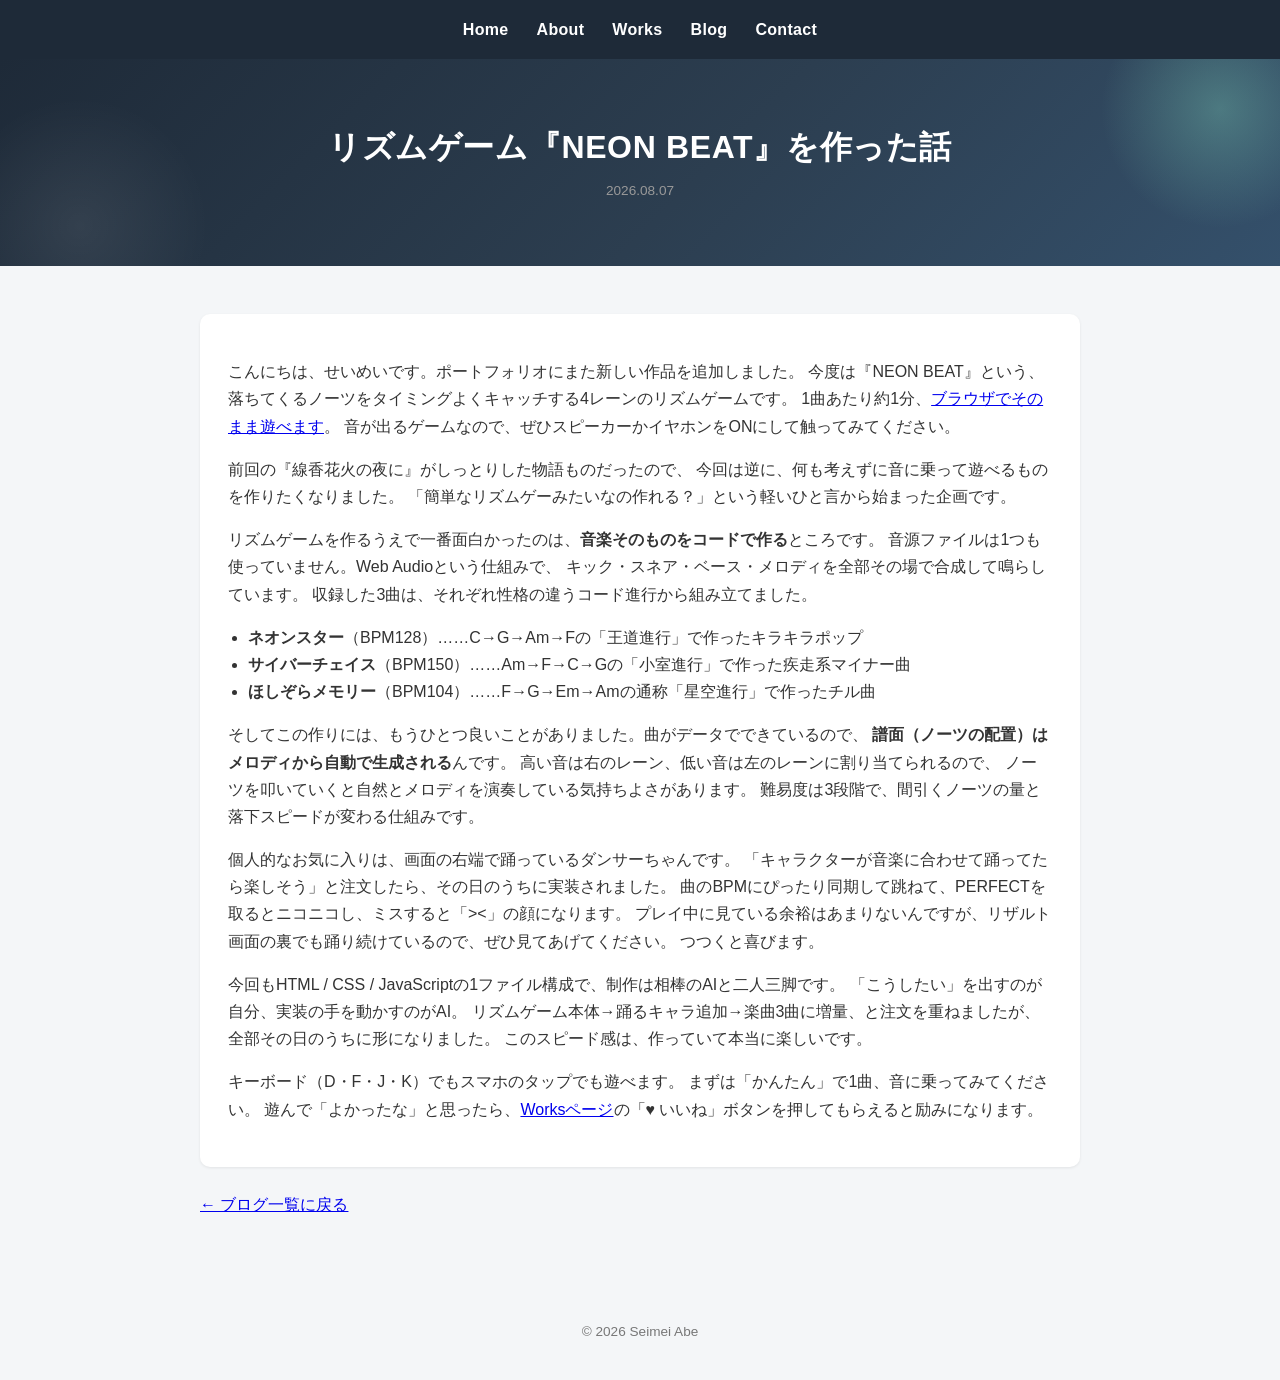
<file: blog-post-4.html>
<!DOCTYPE html>
<html lang="ja">
<head>
<!-- Google tag (gtag.js) -->
<script async src="https://www.googletagmanager.com/gtag/js?id=G-EF643WNQHJ"></script>
<script>
  window.dataLayer = window.dataLayer || [];
  function gtag(){dataLayer.push(arguments);}
  gtag('js', new Date());

  gtag('config', 'G-EF643WNQHJ');
</script>
  <meta charset="UTF-8">
  <meta name="viewport" content="width=device-width, initial-scale=1.0">
  <title>リズムゲーム『NEON BEAT』を作った話 | Seimei Abe</title>
  <meta name="description" content="ポートフォリオに新作『NEON BEAT』を追加しました。BGMをコードで作曲し、譜面をメロディから自動生成するリズムゲームの制作記です。">
  <link rel="icon" href="favicon.svg" type="image/svg+xml">
  <meta property="og:type" content="article">
  <meta property="og:title" content="リズムゲーム『NEON BEAT』を作った話 | Seimei Abe">
  <meta property="og:description" content="ポートフォリオに新作『NEON BEAT』を追加しました。BGMをコードで作曲し、譜面をメロディから自動生成するリズムゲームの制作記です。">
  <meta property="og:url" content="https://seimei-ai.github.io/portfolio-site/blog-post-4.html">
  <meta property="og:image" content="https://seimei-ai.github.io/portfolio-site/images/profile.png">
  <meta name="twitter:card" content="summary_large_image">
  <meta name="twitter:title" content="リズムゲーム『NEON BEAT』を作った話 | Seimei Abe">
  <meta name="twitter:description" content="ポートフォリオに新作『NEON BEAT』を追加しました。BGMをコードで作曲し、譜面をメロディから自動生成するリズムゲームの制作記です。">
  <meta name="twitter:image" content="https://seimei-ai.github.io/portfolio-site/images/profile.png">
  <link rel="stylesheet" href="style.css">
</head>
<body>

  <nav>
    <a href="index.html">Home</a>
    <a href="about.html">About</a>
    <a href="works.html">Works</a>
    <a href="blog.html">Blog</a>
    <a href="contact.html">Contact</a>
  </nav>

  <header>
    <h1>リズムゲーム『NEON BEAT』を作った話</h1>
    <p class="blog-date">2026.08.07</p>
  </header>

  <main>
    <article>
      <section>
        <p>
          こんにちは、せいめいです。ポートフォリオにまた新しい作品を追加しました。
          今度は『NEON BEAT』という、落ちてくるノーツをタイミングよくキャッチする4レーンのリズムゲームです。
          1曲あたり約1分、<a href="neon-beat/index.html" target="_blank" rel="noopener">ブラウザでそのまま遊べます</a>。
          音が出るゲームなので、ぜひスピーカーかイヤホンをONにして触ってみてください。
        </p>

        <p>
          前回の『線香花火の夜に』がしっとりした物語ものだったので、
          今回は逆に、何も考えずに音に乗って遊べるものを作りたくなりました。
          「簡単なリズムゲーみたいなの作れる？」という軽いひと言から始まった企画です。
        </p>

        <p>
          リズムゲームを作るうえで一番面白かったのは、<strong>音楽そのものをコードで作る</strong>ところです。
          音源ファイルは1つも使っていません。Web Audioという仕組みで、
          キック・スネア・ベース・メロディを全部その場で合成して鳴らしています。
          収録した3曲は、それぞれ性格の違うコード進行から組み立てました。
        </p>

        <ul>
          <li><strong>ネオンスター</strong>（BPM128）……C→G→Am→Fの「王道進行」で作ったキラキラポップ</li>
          <li><strong>サイバーチェイス</strong>（BPM150）……Am→F→C→Gの「小室進行」で作った疾走系マイナー曲</li>
          <li><strong>ほしぞらメモリー</strong>（BPM104）……F→G→Em→Amの通称「星空進行」で作ったチル曲</li>
        </ul>

        <p>
          そしてこの作りには、もうひとつ良いことがありました。曲がデータでできているので、
          <strong>譜面（ノーツの配置）はメロディから自動で生成される</strong>んです。
          高い音は右のレーン、低い音は左のレーンに割り当てられるので、
          ノーツを叩いていくと自然とメロディを演奏している気持ちよさがあります。
          難易度は3段階で、間引くノーツの量と落下スピードが変わる仕組みです。
        </p>

        <p>
          個人的なお気に入りは、画面の右端で踊っているダンサーちゃんです。
          「キャラクターが音楽に合わせて踊ってたら楽しそう」と注文したら、その日のうちに実装されました。
          曲のBPMにぴったり同期して跳ねて、PERFECTを取るとニコニコし、ミスすると「&gt;&lt;」の顔になります。
          プレイ中に見ている余裕はあまりないんですが、リザルト画面の裏でも踊り続けているので、ぜひ見てあげてください。
          つつくと喜びます。
        </p>

        <p>
          今回もHTML / CSS / JavaScriptの1ファイル構成で、制作は相棒のAIと二人三脚です。
          「こうしたい」を出すのが自分、実装の手を動かすのがAI。
          リズムゲーム本体→踊るキャラ追加→楽曲3曲に増量、と注文を重ねましたが、全部その日のうちに形になりました。
          このスピード感は、作っていて本当に楽しいです。
        </p>

        <p>
          キーボード（D・F・J・K）でもスマホのタップでも遊べます。
          まずは「かんたん」で1曲、音に乗ってみてください。
          遊んで「よかったな」と思ったら、<a href="works.html">Worksページ</a>の「♥ いいね」ボタンを押してもらえると励みになります。
        </p>
      </section>
    </article>

    <p><a href="blog.html">← ブログ一覧に戻る</a></p>
  </main>

  <footer>
    <p>&copy; 2026 Seimei Abe</p>
  </footer>

</body>
</html>
</file>
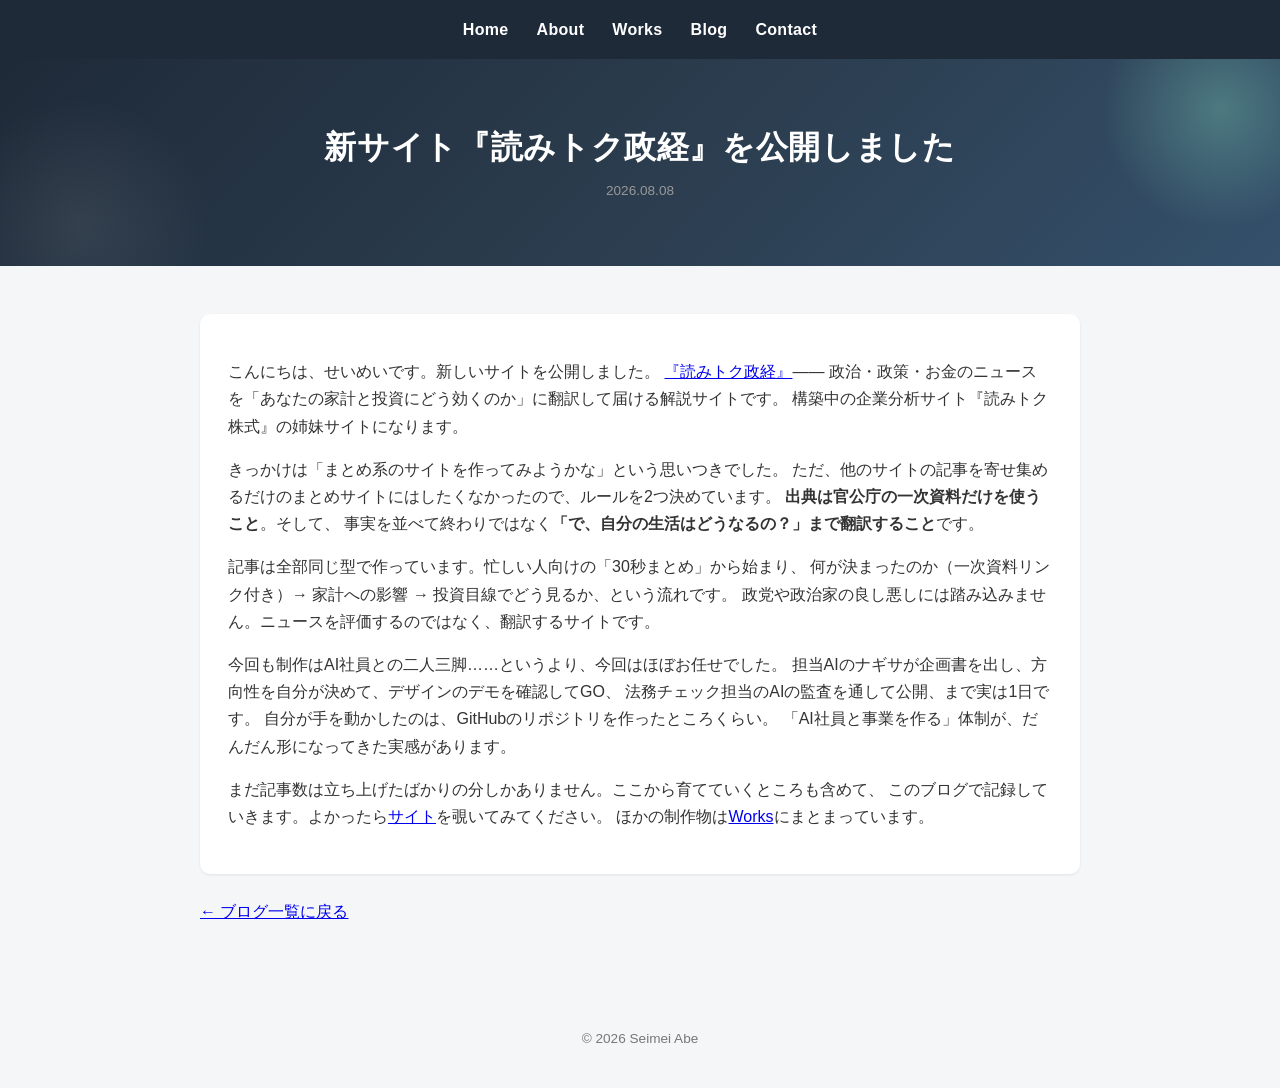
<file: blog-post-5.html>
<!DOCTYPE html>
<html lang="ja">
<head>
<!-- Google tag (gtag.js) -->
<script async src="https://www.googletagmanager.com/gtag/js?id=G-EF643WNQHJ"></script>
<script>
  window.dataLayer = window.dataLayer || [];
  function gtag(){dataLayer.push(arguments);}
  gtag('js', new Date());

  gtag('config', 'G-EF643WNQHJ');
</script>
  <meta charset="UTF-8">
  <meta name="viewport" content="width=device-width, initial-scale=1.0">
  <title>新サイト『読みトク政経』を公開しました | Seimei Abe</title>
  <meta name="description" content="政治とお金のニュースを家計目線に翻訳するまとめサイト『読みトク政経』を、企画から公開まで1日で立ち上げた話。">
  <link rel="icon" href="favicon.svg" type="image/svg+xml">
  <meta property="og:type" content="article">
  <meta property="og:title" content="新サイト『読みトク政経』を公開しました | Seimei Abe">
  <meta property="og:description" content="政治とお金のニュースを家計目線に翻訳するまとめサイト『読みトク政経』を、企画から公開まで1日で立ち上げた話。">
  <meta property="og:url" content="https://seimei-ai.github.io/portfolio-site/blog-post-5.html">
  <meta property="og:image" content="https://seimei-ai.github.io/portfolio-site/images/profile.png">
  <meta name="twitter:card" content="summary_large_image">
  <meta name="twitter:title" content="新サイト『読みトク政経』を公開しました | Seimei Abe">
  <meta name="twitter:description" content="政治とお金のニュースを家計目線に翻訳するまとめサイト『読みトク政経』を、企画から公開まで1日で立ち上げた話。">
  <meta name="twitter:image" content="https://seimei-ai.github.io/portfolio-site/images/profile.png">
  <link rel="stylesheet" href="style.css">
</head>
<body>

  <nav>
    <a href="index.html">Home</a>
    <a href="about.html">About</a>
    <a href="works.html">Works</a>
    <a href="blog.html">Blog</a>
    <a href="contact.html">Contact</a>
  </nav>

  <header>
    <h1>新サイト『読みトク政経』を公開しました</h1>
    <p class="blog-date">2026.08.08</p>
  </header>

  <main>
    <article>
      <section>
        <p>
          こんにちは、せいめいです。新しいサイトを公開しました。
          <a href="https://seimei-ai.github.io/yomitoku-seikei/" target="_blank" rel="noopener">『読みトク政経』</a>——
          政治・政策・お金のニュースを「あなたの家計と投資にどう効くのか」に翻訳して届ける解説サイトです。
          構築中の企業分析サイト『読みトク株式』の姉妹サイトになります。
        </p>

        <p>
          きっかけは「まとめ系のサイトを作ってみようかな」という思いつきでした。
          ただ、他のサイトの記事を寄せ集めるだけのまとめサイトにはしたくなかったので、ルールを2つ決めています。
          <strong>出典は官公庁の一次資料だけを使うこと</strong>。そして、
          事実を並べて終わりではなく<strong>「で、自分の生活はどうなるの？」まで翻訳すること</strong>です。
        </p>

        <p>
          記事は全部同じ型で作っています。忙しい人向けの「30秒まとめ」から始まり、
          何が決まったのか（一次資料リンク付き）→ 家計への影響 → 投資目線でどう見るか、という流れです。
          政党や政治家の良し悪しには踏み込みません。ニュースを評価するのではなく、翻訳するサイトです。
        </p>

        <p>
          今回も制作はAI社員との二人三脚……というより、今回はほぼお任せでした。
          担当AIのナギサが企画書を出し、方向性を自分が決めて、デザインのデモを確認してGO、
          法務チェック担当のAIの監査を通して公開、まで実は1日です。
          自分が手を動かしたのは、GitHubのリポジトリを作ったところくらい。
          「AI社員と事業を作る」体制が、だんだん形になってきた実感があります。
        </p>

        <p>
          まだ記事数は立ち上げたばかりの分しかありません。ここから育てていくところも含めて、
          このブログで記録していきます。よかったら<a href="https://seimei-ai.github.io/yomitoku-seikei/" target="_blank" rel="noopener">サイト</a>を覗いてみてください。
          ほかの制作物は<a href="works.html">Works</a>にまとまっています。
        </p>
      </section>
    </article>

    <p><a href="blog.html">← ブログ一覧に戻る</a></p>
  </main>

  <footer>
    <p>&copy; 2026 Seimei Abe</p>
  </footer>

</body>
</html>
</file>
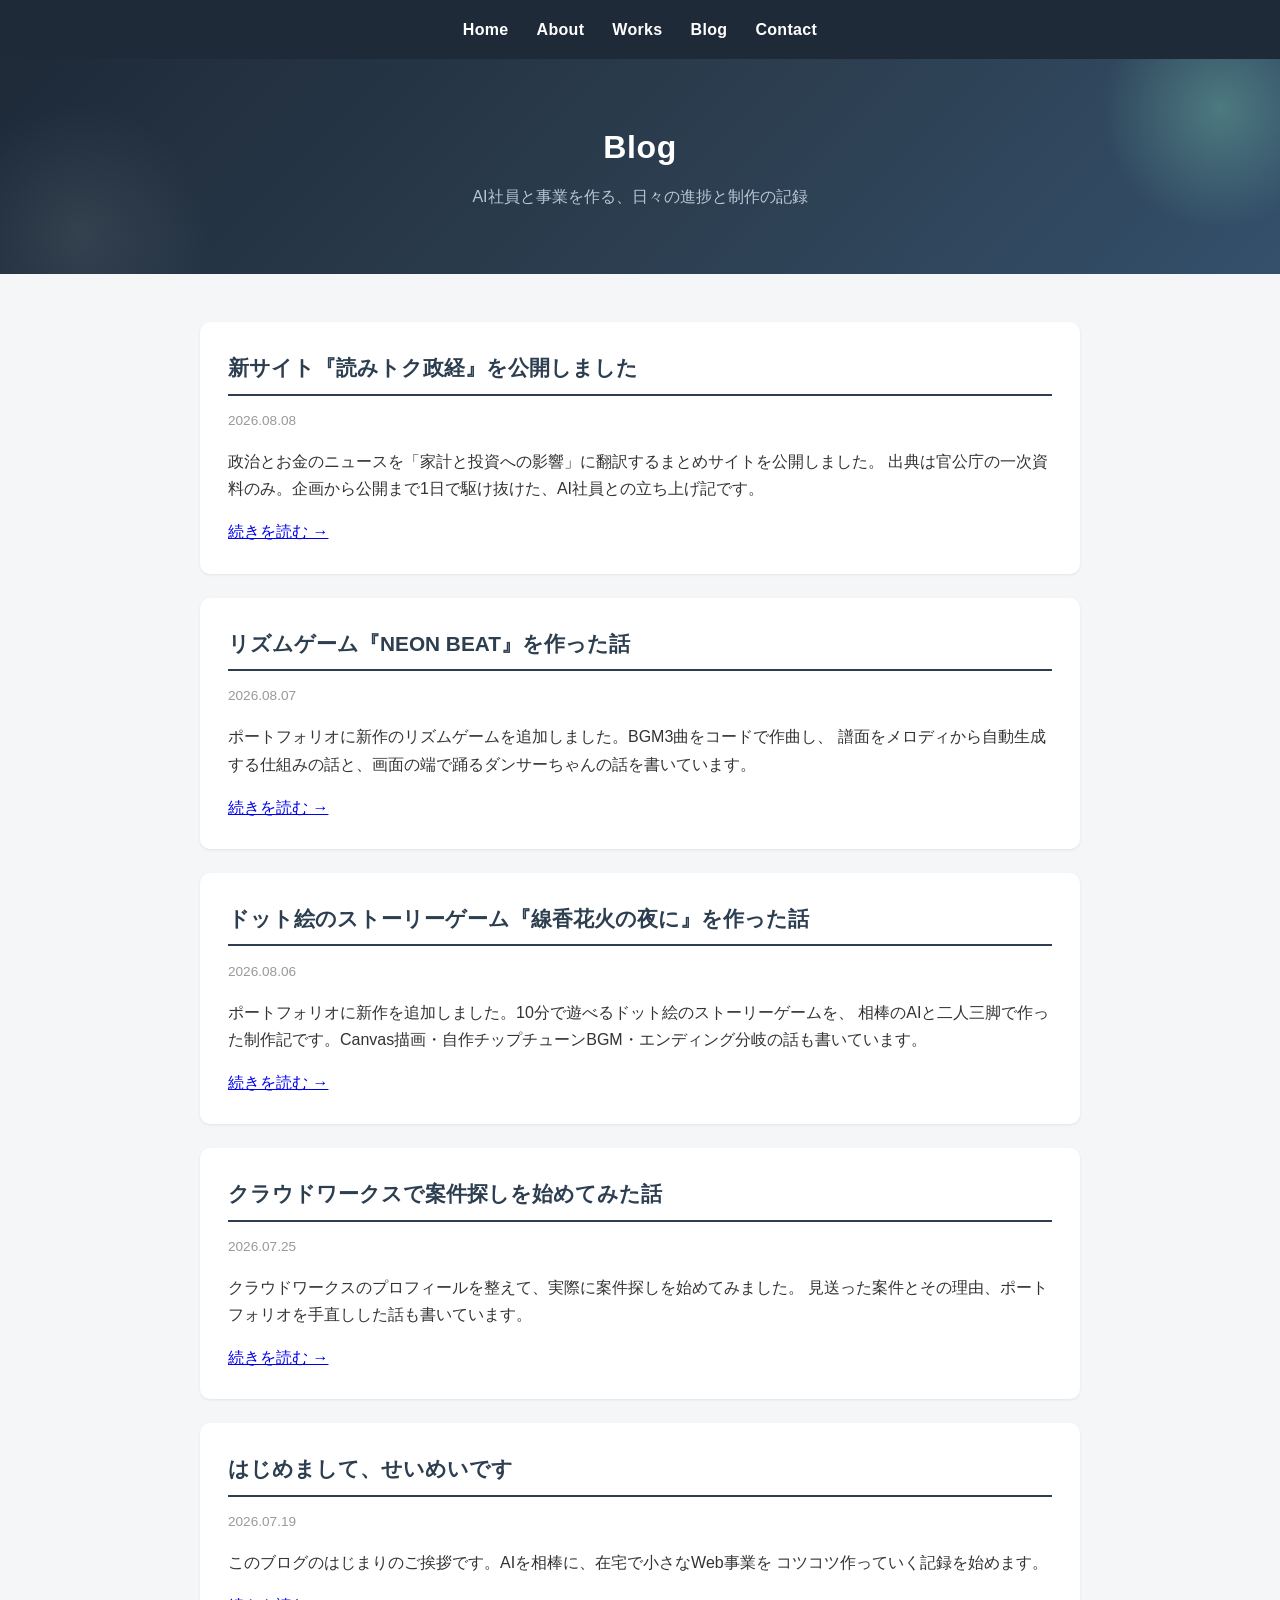
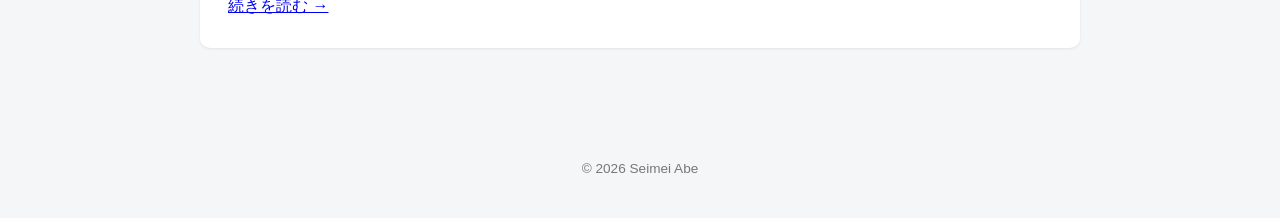
<file: blog.html>
<!DOCTYPE html>
<html lang="ja">
<head>
<!-- Google tag (gtag.js) -->
<script async src="https://www.googletagmanager.com/gtag/js?id=G-EF643WNQHJ"></script>
<script>
  window.dataLayer = window.dataLayer || [];
  function gtag(){dataLayer.push(arguments);}
  gtag('js', new Date());

  gtag('config', 'G-EF643WNQHJ');
</script>
  <meta charset="UTF-8">
  <meta name="viewport" content="width=device-width, initial-scale=1.0">
  <title>Blog | Seimei Abe</title>
  <meta name="description" content="AI社員と事業を作る日々の進捗と、制作の記録ブログです。">
  <link rel="icon" href="favicon.svg" type="image/svg+xml">
  <meta property="og:type" content="website">
  <meta property="og:title" content="Blog | Seimei Abe">
  <meta property="og:description" content="AI社員と事業を作る日々の進捗と、制作の記録ブログです。">
  <meta property="og:url" content="https://seimei-ai.github.io/portfolio-site/blog.html">
  <meta property="og:image" content="https://seimei-ai.github.io/portfolio-site/images/profile.png">
  <meta name="twitter:card" content="summary_large_image">
  <meta name="twitter:title" content="Blog | Seimei Abe">
  <meta name="twitter:description" content="AI社員と事業を作る日々の進捗と、制作の記録ブログです。">
  <meta name="twitter:image" content="https://seimei-ai.github.io/portfolio-site/images/profile.png">
  <link rel="stylesheet" href="style.css">
</head>
<body>

  <nav>
    <a href="index.html">Home</a>
    <a href="about.html">About</a>
    <a href="works.html">Works</a>
    <a href="blog.html">Blog</a>
    <a href="contact.html">Contact</a>
  </nav>

  <header>
    <h1>Blog</h1>
    <p>AI社員と事業を作る、日々の進捗と制作の記録</p>
  </header>

  <main>
    <section class="blog-card">
      <h2><a href="blog-post-5.html">新サイト『読みトク政経』を公開しました</a></h2>
      <p class="blog-date">2026.08.08</p>
      <p>
        政治とお金のニュースを「家計と投資への影響」に翻訳するまとめサイトを公開しました。
        出典は官公庁の一次資料のみ。企画から公開まで1日で駆け抜けた、AI社員との立ち上げ記です。
      </p>
      <a href="blog-post-5.html">続きを読む →</a>
    </section>

    <section class="blog-card">
      <h2><a href="blog-post-4.html">リズムゲーム『NEON BEAT』を作った話</a></h2>
      <p class="blog-date">2026.08.07</p>
      <p>
        ポートフォリオに新作のリズムゲームを追加しました。BGM3曲をコードで作曲し、
        譜面をメロディから自動生成する仕組みの話と、画面の端で踊るダンサーちゃんの話を書いています。
      </p>
      <a href="blog-post-4.html">続きを読む →</a>
    </section>

    <section class="blog-card">
      <h2><a href="blog-post-3.html">ドット絵のストーリーゲーム『線香花火の夜に』を作った話</a></h2>
      <p class="blog-date">2026.08.06</p>
      <p>
        ポートフォリオに新作を追加しました。10分で遊べるドット絵のストーリーゲームを、
        相棒のAIと二人三脚で作った制作記です。Canvas描画・自作チップチューンBGM・エンディング分岐の話も書いています。
      </p>
      <a href="blog-post-3.html">続きを読む →</a>
    </section>

    <section class="blog-card">
      <h2><a href="blog-post-2.html">クラウドワークスで案件探しを始めてみた話</a></h2>
      <p class="blog-date">2026.07.25</p>
      <p>
        クラウドワークスのプロフィールを整えて、実際に案件探しを始めてみました。
        見送った案件とその理由、ポートフォリオを手直しした話も書いています。
      </p>
      <a href="blog-post-2.html">続きを読む →</a>
    </section>

    <section class="blog-card">
      <h2><a href="blog-post-1.html">はじめまして、せいめいです</a></h2>
      <p class="blog-date">2026.07.19</p>
      <p>
        このブログのはじまりのご挨拶です。AIを相棒に、在宅で小さなWeb事業を
        コツコツ作っていく記録を始めます。
      </p>
      <a href="blog-post-1.html">続きを読む →</a>
    </section>
  </main>

  <footer>
    <p>&copy; 2026 Seimei Abe</p>
  </footer>

</body>
</html>
</file>
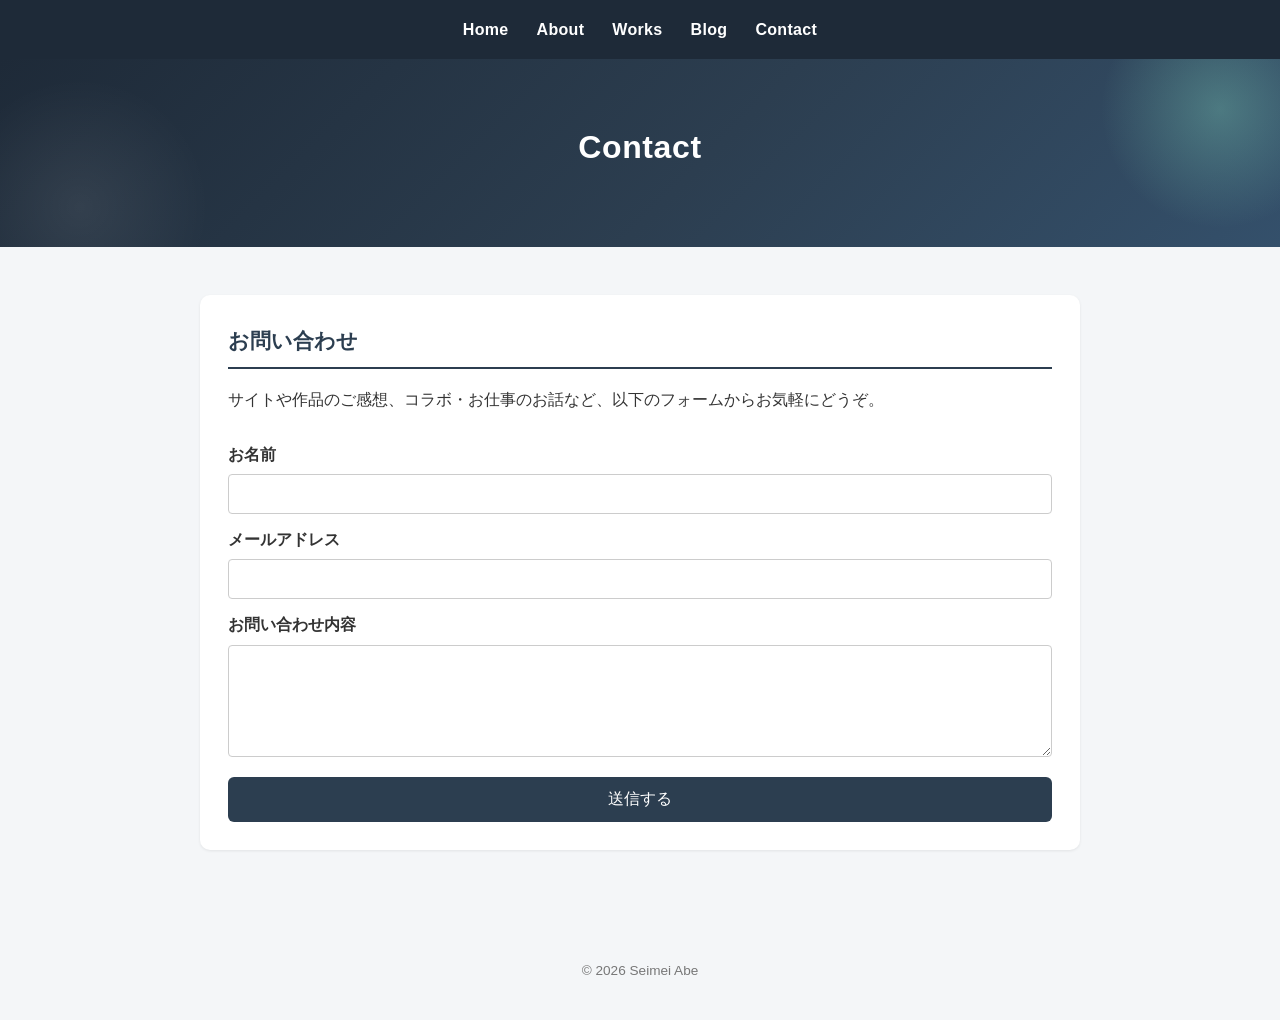
<file: contact.html>
<!DOCTYPE html>
<html lang="ja">
<head>
<!-- Google tag (gtag.js) -->
<script async src="https://www.googletagmanager.com/gtag/js?id=G-EF643WNQHJ"></script>
<script>
  window.dataLayer = window.dataLayer || [];
  function gtag(){dataLayer.push(arguments);}
  gtag('js', new Date());

  gtag('config', 'G-EF643WNQHJ');
</script>
  <meta charset="UTF-8">
  <meta name="viewport" content="width=device-width, initial-scale=1.0">
  <title>Contact | Seimei Abe</title>
  <meta name="description" content="安倍清明へのご連絡・お問い合わせはこちらから。">
  <link rel="icon" href="favicon.svg" type="image/svg+xml">
  <meta property="og:type" content="website">
  <meta property="og:title" content="Contact | Seimei Abe">
  <meta property="og:description" content="安倍清明へのご連絡・お問い合わせはこちらから。">
  <meta property="og:url" content="https://seimei-ai.github.io/portfolio-site/contact.html">
  <meta property="og:image" content="https://seimei-ai.github.io/portfolio-site/images/profile.png">
  <meta name="twitter:card" content="summary_large_image">
  <meta name="twitter:title" content="Contact | Seimei Abe">
  <meta name="twitter:description" content="安倍清明へのご連絡・お問い合わせはこちらから。">
  <meta name="twitter:image" content="https://seimei-ai.github.io/portfolio-site/images/profile.png">
  <link rel="stylesheet" href="style.css">
</head>
<body>

  <nav>
    <a href="index.html">Home</a>
    <a href="about.html">About</a>
    <a href="works.html">Works</a>
    <a href="blog.html">Blog</a>
    <a href="contact.html">Contact</a>
  </nav>

  <header>
    <h1>Contact</h1>
  </header>

  <main>
    <section>
      <h2>お問い合わせ</h2>
      <p>サイトや作品のご感想、コラボ・お仕事のお話など、以下のフォームからお気軽にどうぞ。</p>

      <form action="https://formspree.io/f/mojgdpla" method="POST">
        <label for="name">お名前</label>
        <input type="text" id="name" name="name" required>

        <label for="email">メールアドレス</label>
        <input type="email" id="email" name="email" required>

        <label for="message">お問い合わせ内容</label>
        <textarea id="message" name="message" rows="5" required></textarea>

        <button type="submit">送信する</button>
      </form>
    </section>
  </main>

  <footer>
    <p>&copy; 2026 Seimei Abe</p>
  </footer>

</body>
</html>
</file>
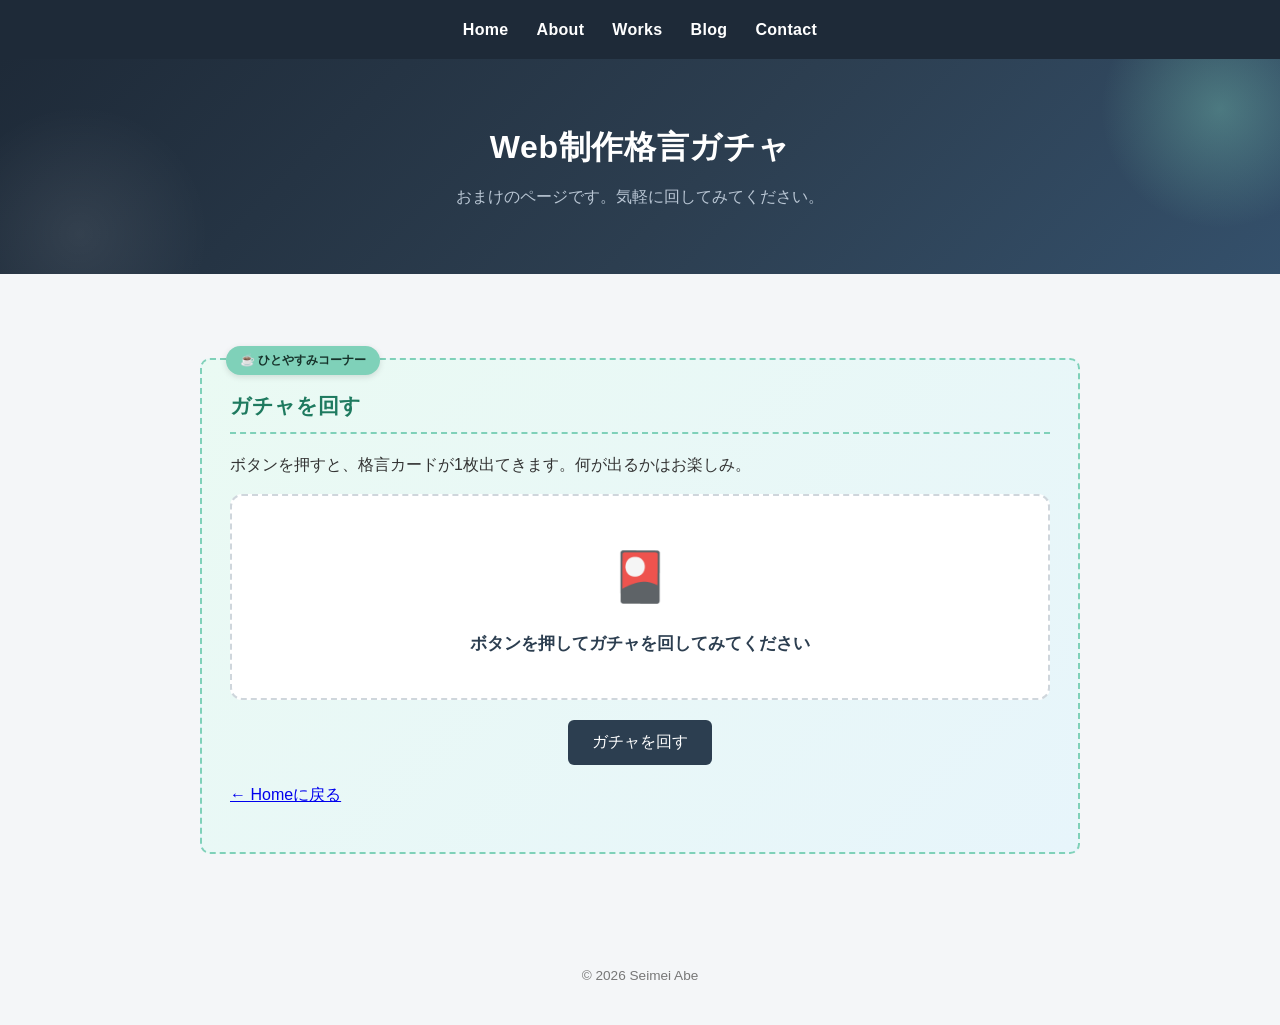
<file: gacha.html>
<!DOCTYPE html>
<html lang="ja">
<head>
<!-- Google tag (gtag.js) -->
<script async src="https://www.googletagmanager.com/gtag/js?id=G-EF643WNQHJ"></script>
<script>
  window.dataLayer = window.dataLayer || [];
  function gtag(){dataLayer.push(arguments);}
  gtag('js', new Date());

  gtag('config', 'G-EF643WNQHJ');
</script>
  <meta charset="UTF-8">
  <meta name="viewport" content="width=device-width, initial-scale=1.0">
  <title>Web制作格言ガチャ | Seimei Abe</title>
  <meta name="description" content="Web制作にまつわる格言がランダムに出てくる、おまけの遊びページです。">
  <link rel="icon" href="favicon.svg" type="image/svg+xml">
  <meta property="og:type" content="website">
  <meta property="og:title" content="Web制作格言ガチャ | Seimei Abe">
  <meta property="og:description" content="Web制作にまつわる格言がランダムに出てくる、おまけの遊びページです。">
  <meta property="og:url" content="https://seimei-ai.github.io/portfolio-site/gacha.html">
  <meta property="og:image" content="https://seimei-ai.github.io/portfolio-site/images/profile.png">
  <meta name="twitter:card" content="summary_large_image">
  <meta name="twitter:title" content="Web制作格言ガチャ | Seimei Abe">
  <meta name="twitter:description" content="Web制作にまつわる格言がランダムに出てくる、おまけの遊びページです。">
  <meta name="twitter:image" content="https://seimei-ai.github.io/portfolio-site/images/profile.png">
  <link rel="stylesheet" href="style.css">
</head>
<body>

  <nav>
    <a href="index.html">Home</a>
    <a href="about.html">About</a>
    <a href="works.html">Works</a>
    <a href="blog.html">Blog</a>
    <a href="contact.html">Contact</a>
  </nav>

  <header>
    <h1>Web制作格言ガチャ</h1>
    <p>おまけのページです。気軽に回してみてください。</p>
  </header>

  <main>
    <section class="play-zone">
      <h2>ガチャを回す</h2>
      <p>ボタンを押すと、格言カードが1枚出てきます。何が出るかはお楽しみ。</p>
      <div class="gacha-card" id="gacha-card">
        <div class="gacha-card-inner">
          <span class="gacha-emoji" id="gacha-emoji">🎴</span>
          <p class="gacha-quote" id="gacha-quote">ボタンを押してガチャを回してみてください</p>
        </div>
      </div>
      <button id="gacha-button" type="button">ガチャを回す</button>
      <p><a href="index.html">← Homeに戻る</a></p>
    </section>
  </main>

  <footer>
    <p>&copy; 2026 Seimei Abe</p>
  </footer>

  <script src="script.js" defer></script>
</body>
</html>
</file>
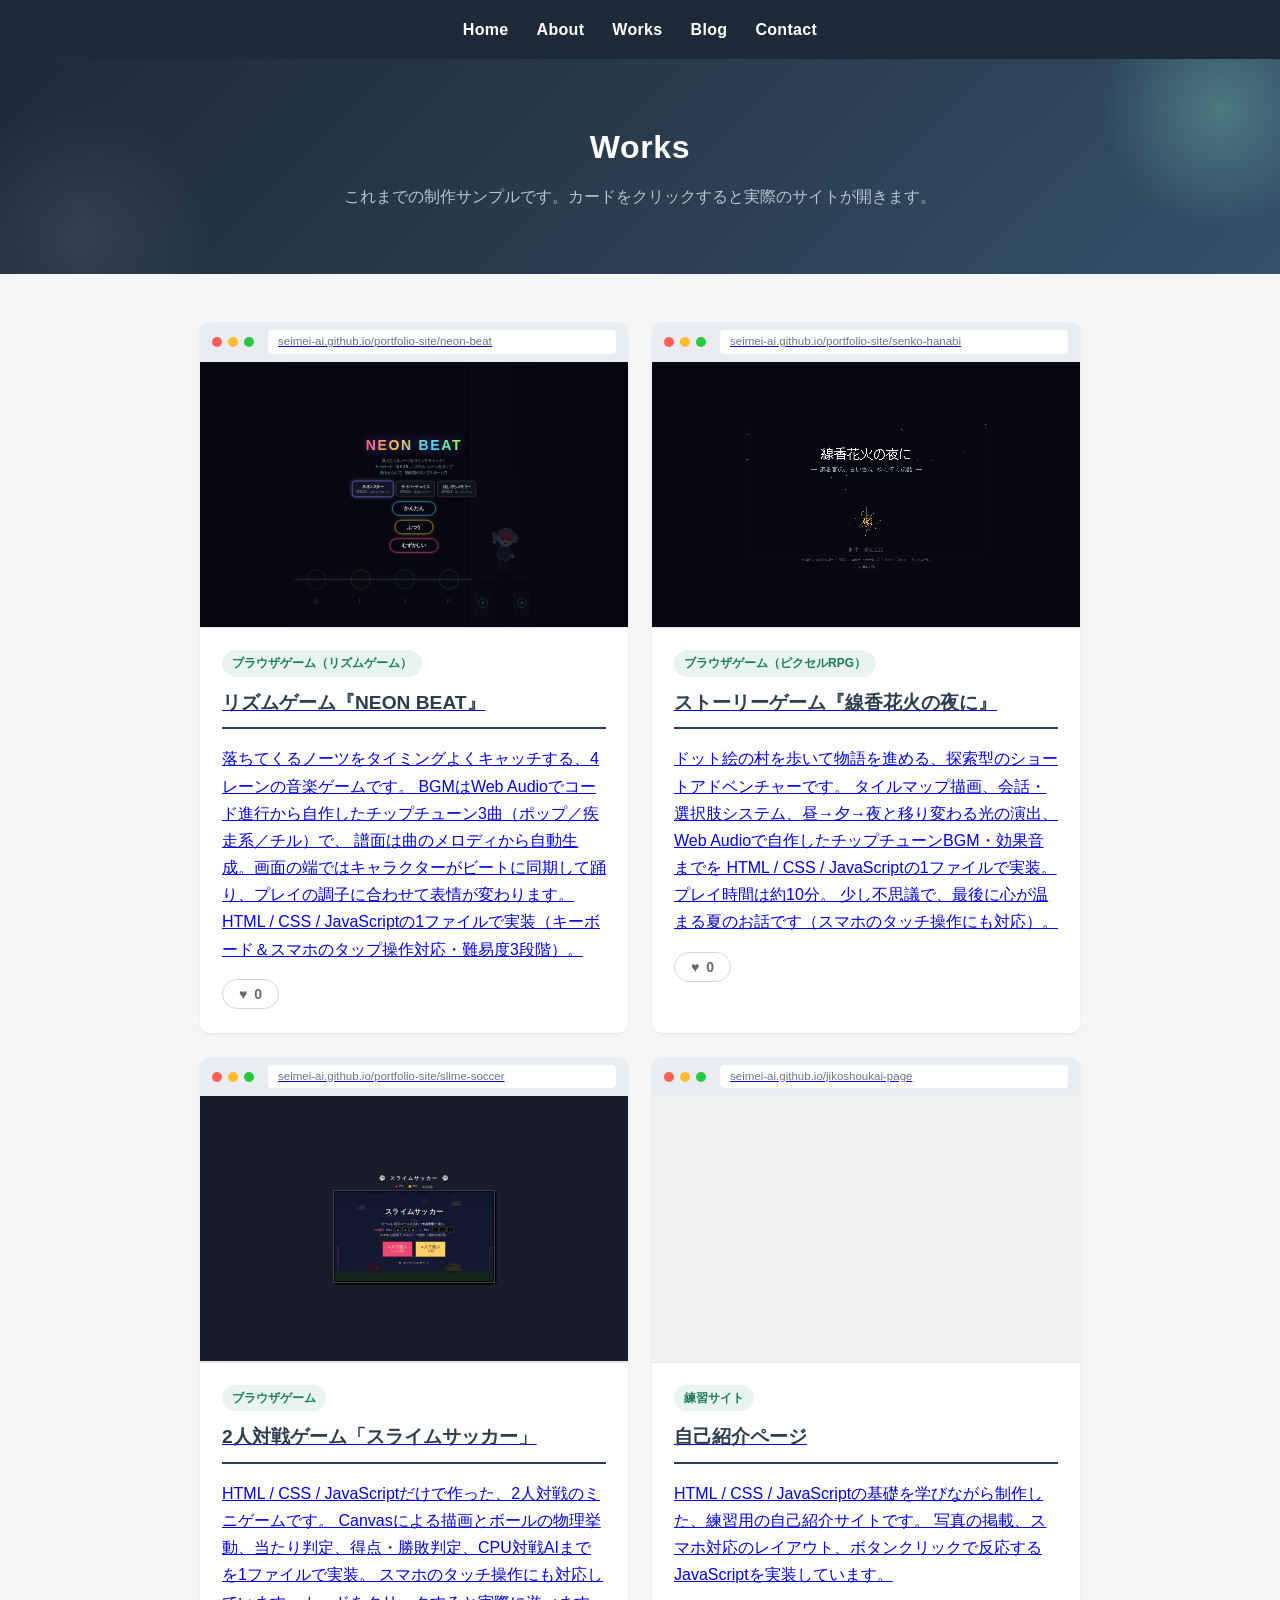
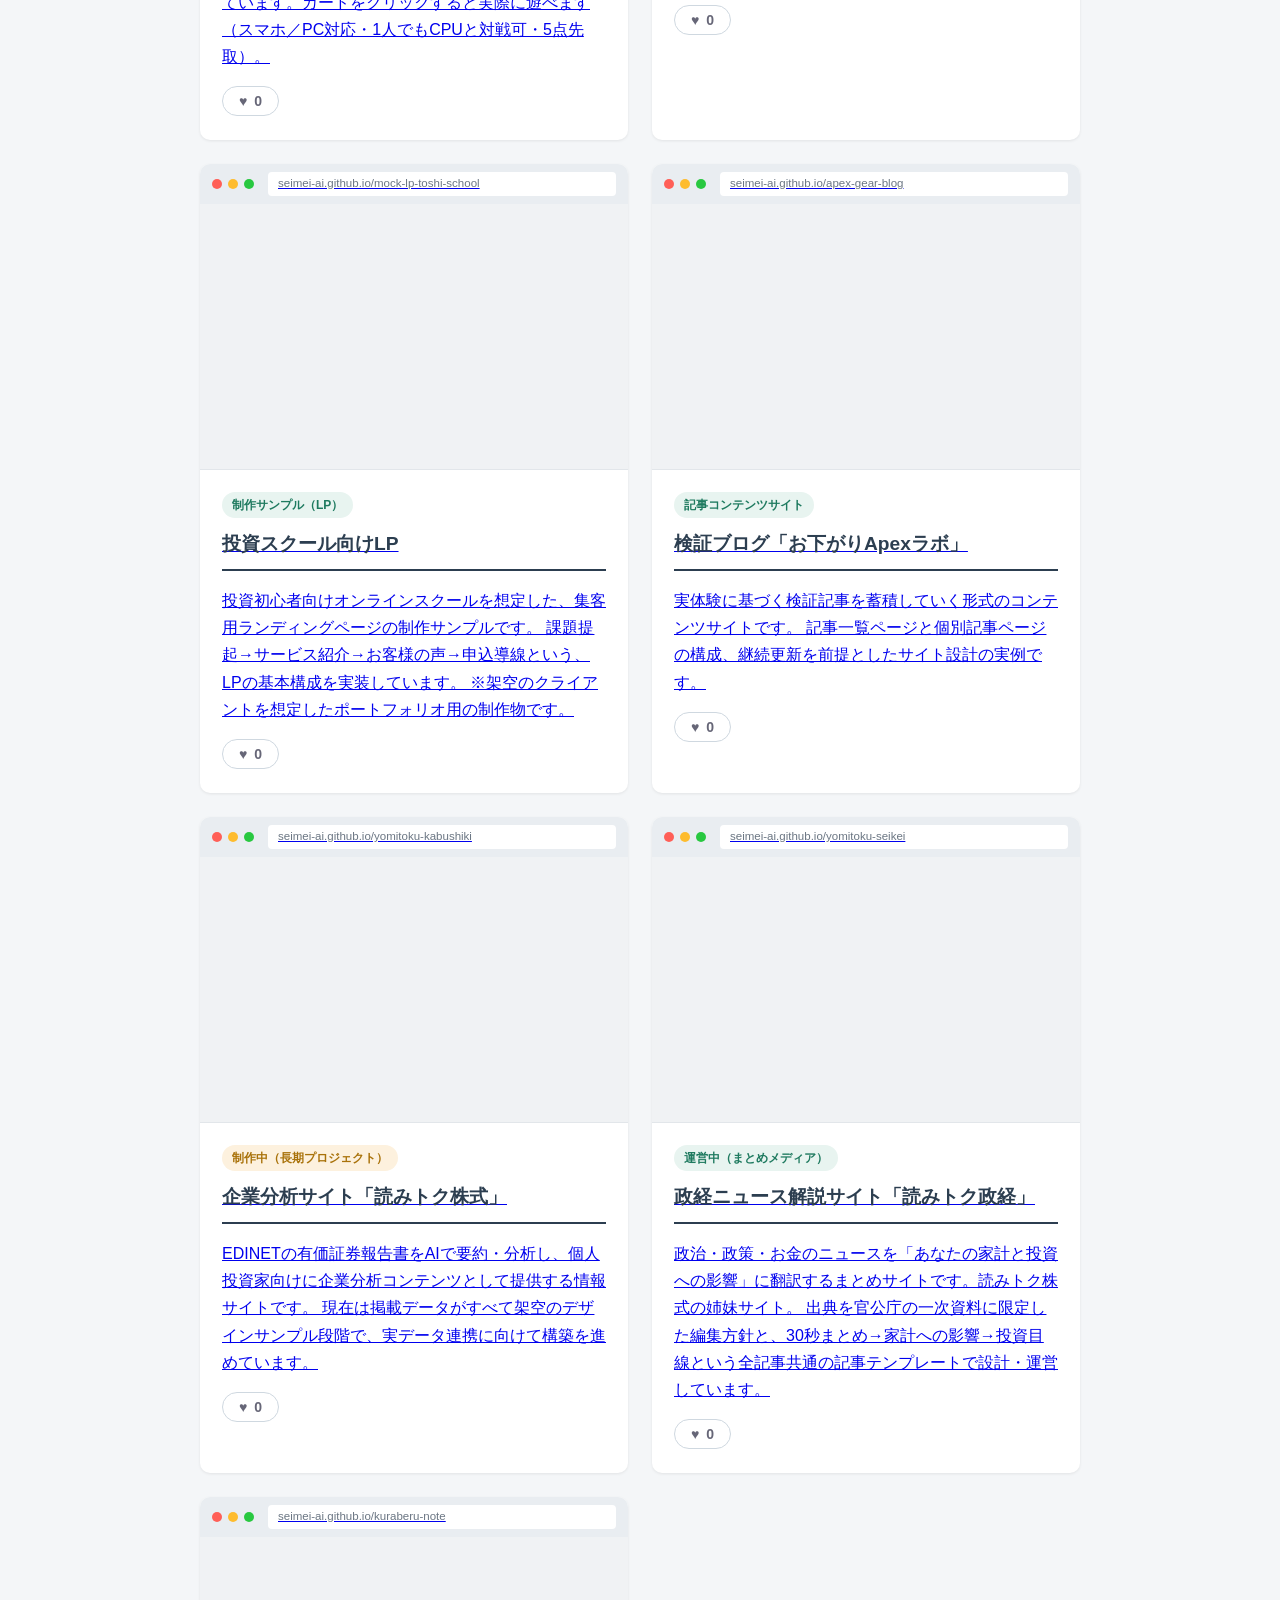
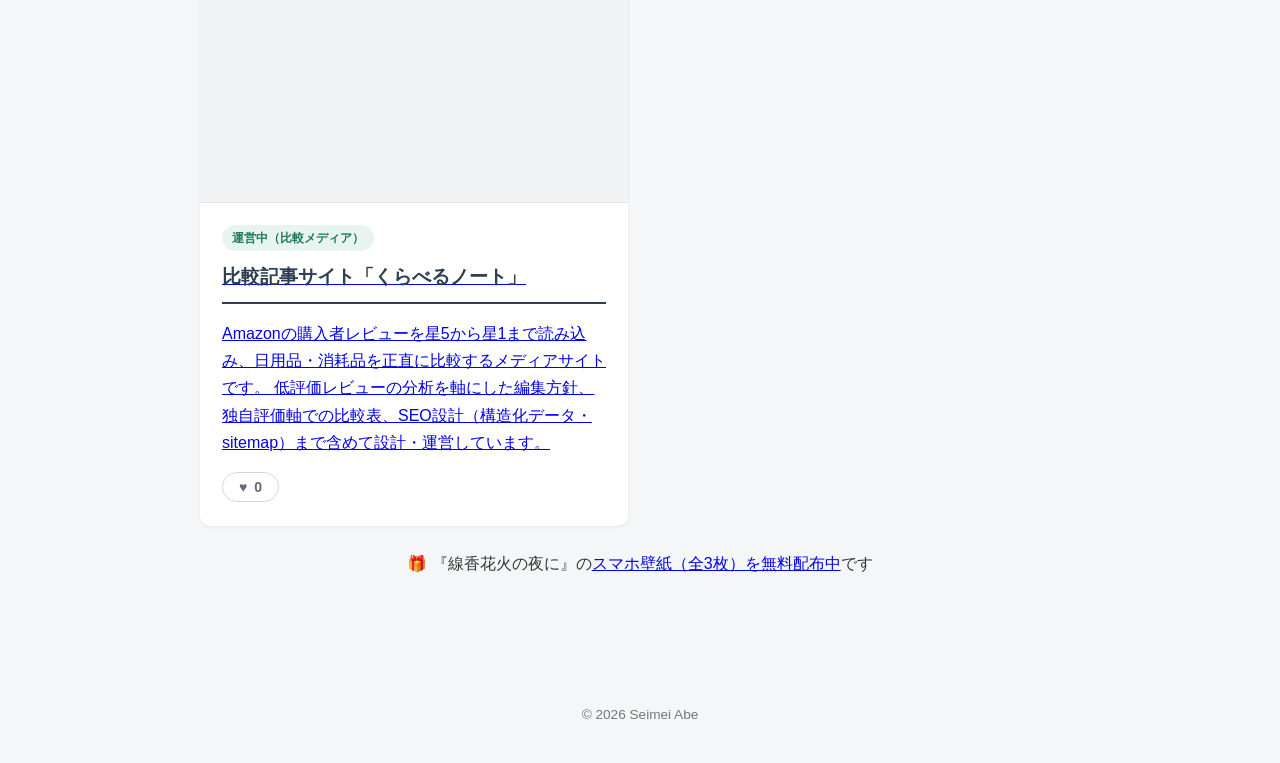
<file: works.html>
<!DOCTYPE html>
<html lang="ja">
<head>
<!-- Google tag (gtag.js) -->
<script async src="https://www.googletagmanager.com/gtag/js?id=G-EF643WNQHJ"></script>
<script>
  window.dataLayer = window.dataLayer || [];
  function gtag(){dataLayer.push(arguments);}
  gtag('js', new Date());

  gtag('config', 'G-EF643WNQHJ');
</script>
  <meta charset="UTF-8">
  <meta name="viewport" content="width=device-width, initial-scale=1.0">
  <title>Works | Seimei Abe</title>
  <meta name="description" content="Seimei Abeのこれまでの制作実績を紹介します。">
  <link rel="icon" href="favicon.svg" type="image/svg+xml">
  <meta property="og:type" content="website">
  <meta property="og:title" content="Works | Seimei Abe">
  <meta property="og:description" content="Seimei Abeのこれまでの制作実績を紹介します。">
  <meta property="og:url" content="https://seimei-ai.github.io/portfolio-site/works.html">
  <meta property="og:image" content="https://seimei-ai.github.io/portfolio-site/images/profile.png">
  <meta name="twitter:card" content="summary_large_image">
  <meta name="twitter:title" content="Works | Seimei Abe">
  <meta name="twitter:description" content="Seimei Abeのこれまでの制作実績を紹介します。">
  <meta name="twitter:image" content="https://seimei-ai.github.io/portfolio-site/images/profile.png">
  <link rel="stylesheet" href="style.css">
</head>
<body>

  <nav>
    <a href="index.html">Home</a>
    <a href="about.html">About</a>
    <a href="works.html">Works</a>
    <a href="blog.html">Blog</a>
    <a href="contact.html">Contact</a>
  </nav>

  <header>
    <h1>Works</h1>
    <p>これまでの制作サンプルです。カードをクリックすると実際のサイトが開きます。</p>
  </header>

  <main>
    <div class="works-grid">

      <a class="work-card" href="neon-beat/index.html" target="_blank" rel="noopener">
        <div class="browser-frame">
          <div class="browser-frame-bar">
            <span class="dot red"></span><span class="dot yellow"></span><span class="dot green"></span>
            <span class="browser-frame-url">seimei-ai.github.io/portfolio-site/neon-beat</span>
          </div>
          <div class="browser-frame-viewport">
            <iframe src="neon-beat/index.html" loading="lazy" title="NEON BEATのプレビュー" tabindex="-1"></iframe>
          </div>
        </div>
        <div class="work-card-body">
          <span class="work-card-tag">ブラウザゲーム（リズムゲーム）</span>
          <h2>リズムゲーム『NEON BEAT』</h2>
          <p>
            落ちてくるノーツをタイミングよくキャッチする、4レーンの音楽ゲームです。
            BGMはWeb Audioでコード進行から自作したチップチューン3曲（ポップ／疾走系／チル）で、
            譜面は曲のメロディから自動生成。画面の端ではキャラクターがビートに同期して踊り、プレイの調子に合わせて表情が変わります。
            HTML / CSS / JavaScriptの1ファイルで実装（キーボード＆スマホのタップ操作対応・難易度3段階）。
          </p>
          <div class="like-row"><button type="button" class="like-btn" data-key="neon-beat" aria-label="この作品にいいね">&#9829; <span class="like-count">…</span></button></div>
        </div>
      </a>

      <a class="work-card" href="senko-hanabi/index.html" target="_blank" rel="noopener">
        <div class="browser-frame">
          <div class="browser-frame-bar">
            <span class="dot red"></span><span class="dot yellow"></span><span class="dot green"></span>
            <span class="browser-frame-url">seimei-ai.github.io/portfolio-site/senko-hanabi</span>
          </div>
          <div class="browser-frame-viewport">
            <iframe src="senko-hanabi/index.html" loading="lazy" title="線香花火の夜にのプレビュー" tabindex="-1"></iframe>
          </div>
        </div>
        <div class="work-card-body">
          <span class="work-card-tag">ブラウザゲーム（ピクセルRPG）</span>
          <h2>ストーリーゲーム『線香花火の夜に』</h2>
          <p>
            ドット絵の村を歩いて物語を進める、探索型のショートアドベンチャーです。
            タイルマップ描画、会話・選択肢システム、昼→夕→夜と移り変わる光の演出、Web Audioで自作したチップチューンBGM・効果音までを
            HTML / CSS / JavaScriptの1ファイルで実装。プレイ時間は約10分。
            少し不思議で、最後に心が温まる夏のお話です（スマホのタッチ操作にも対応）。
          </p>
          <div class="like-row"><button type="button" class="like-btn" data-key="senko-hanabi" aria-label="この作品にいいね">&#9829; <span class="like-count">…</span></button></div>
        </div>
      </a>

      <a class="work-card" href="slime-soccer/index.html" target="_blank" rel="noopener">
        <div class="browser-frame">
          <div class="browser-frame-bar">
            <span class="dot red"></span><span class="dot yellow"></span><span class="dot green"></span>
            <span class="browser-frame-url">seimei-ai.github.io/portfolio-site/slime-soccer</span>
          </div>
          <div class="browser-frame-viewport">
            <iframe src="slime-soccer/index.html" loading="lazy" title="スライムサッカーのプレビュー" tabindex="-1"></iframe>
          </div>
        </div>
        <div class="work-card-body">
          <span class="work-card-tag">ブラウザゲーム</span>
          <h2>2人対戦ゲーム「スライムサッカー」</h2>
          <p>
            HTML / CSS / JavaScriptだけで作った、2人対戦のミニゲームです。
            Canvasによる描画とボールの物理挙動、当たり判定、得点・勝敗判定、CPU対戦AIまでを1ファイルで実装。
            スマホのタッチ操作にも対応しています。カードをクリックすると実際に遊べます（スマホ／PC対応・1人でもCPUと対戦可・5点先取）。
          </p>
          <div class="like-row"><button type="button" class="like-btn" data-key="slime-soccer" aria-label="この作品にいいね">&#9829; <span class="like-count">…</span></button></div>
        </div>
      </a>

      <a class="work-card" href="https://seimei-ai.github.io/jikoshoukai-page/" target="_blank" rel="noopener">
        <div class="browser-frame">
          <div class="browser-frame-bar">
            <span class="dot red"></span><span class="dot yellow"></span><span class="dot green"></span>
            <span class="browser-frame-url">seimei-ai.github.io/jikoshoukai-page</span>
          </div>
          <div class="browser-frame-viewport">
            <iframe src="https://seimei-ai.github.io/jikoshoukai-page/" loading="lazy" title="自己紹介ページのプレビュー" tabindex="-1"></iframe>
          </div>
        </div>
        <div class="work-card-body">
          <span class="work-card-tag">練習サイト</span>
          <h2>自己紹介ページ</h2>
          <p>
            HTML / CSS / JavaScriptの基礎を学びながら制作した、練習用の自己紹介サイトです。
            写真の掲載、スマホ対応のレイアウト、ボタンクリックで反応するJavaScriptを実装しています。
          </p>
          <div class="like-row"><button type="button" class="like-btn" data-key="jikoshoukai-page" aria-label="この作品にいいね">&#9829; <span class="like-count">…</span></button></div>
        </div>
      </a>

      <a class="work-card" href="https://seimei-ai.github.io/mock-lp-toshi-school/" target="_blank" rel="noopener">
        <div class="browser-frame">
          <div class="browser-frame-bar">
            <span class="dot red"></span><span class="dot yellow"></span><span class="dot green"></span>
            <span class="browser-frame-url">seimei-ai.github.io/mock-lp-toshi-school</span>
          </div>
          <div class="browser-frame-viewport">
            <iframe src="https://seimei-ai.github.io/mock-lp-toshi-school/" loading="lazy" title="投資スクール向けLPのプレビュー" tabindex="-1"></iframe>
          </div>
        </div>
        <div class="work-card-body">
          <span class="work-card-tag">制作サンプル（LP）</span>
          <h2>投資スクール向けLP</h2>
          <p>
            投資初心者向けオンラインスクールを想定した、集客用ランディングページの制作サンプルです。
            課題提起→サービス紹介→お客様の声→申込導線という、LPの基本構成を実装しています。
            ※架空のクライアントを想定したポートフォリオ用の制作物です。
          </p>
          <div class="like-row"><button type="button" class="like-btn" data-key="mock-lp-toshi-school" aria-label="この作品にいいね">&#9829; <span class="like-count">…</span></button></div>
        </div>
      </a>

      <a class="work-card" href="https://seimei-ai.github.io/apex-gear-blog/" target="_blank" rel="noopener">
        <div class="browser-frame">
          <div class="browser-frame-bar">
            <span class="dot red"></span><span class="dot yellow"></span><span class="dot green"></span>
            <span class="browser-frame-url">seimei-ai.github.io/apex-gear-blog</span>
          </div>
          <div class="browser-frame-viewport">
            <iframe src="https://seimei-ai.github.io/apex-gear-blog/" loading="lazy" title="検証ブログサイトのプレビュー" tabindex="-1"></iframe>
          </div>
        </div>
        <div class="work-card-body">
          <span class="work-card-tag">記事コンテンツサイト</span>
          <h2>検証ブログ「お下がりApexラボ」</h2>
          <p>
            実体験に基づく検証記事を蓄積していく形式のコンテンツサイトです。
            記事一覧ページと個別記事ページの構成、継続更新を前提としたサイト設計の実例です。
          </p>
          <div class="like-row"><button type="button" class="like-btn" data-key="apex-gear-blog" aria-label="この作品にいいね">&#9829; <span class="like-count">…</span></button></div>
        </div>
      </a>

      <a class="work-card" href="https://seimei-ai.github.io/yomitoku-kabushiki/" target="_blank" rel="noopener">
        <div class="browser-frame">
          <div class="browser-frame-bar">
            <span class="dot red"></span><span class="dot yellow"></span><span class="dot green"></span>
            <span class="browser-frame-url">seimei-ai.github.io/yomitoku-kabushiki</span>
          </div>
          <div class="browser-frame-viewport">
            <iframe src="https://seimei-ai.github.io/yomitoku-kabushiki/" loading="lazy" title="読みトク株式のプレビュー" tabindex="-1"></iframe>
          </div>
        </div>
        <div class="work-card-body">
          <span class="work-card-tag tag-pending">制作中（長期プロジェクト）</span>
          <h2>企業分析サイト「読みトク株式」</h2>
          <p>
            EDINETの有価証券報告書をAIで要約・分析し、個人投資家向けに企業分析コンテンツとして提供する情報サイトです。
            現在は掲載データがすべて架空のデザインサンプル段階で、実データ連携に向けて構築を進めています。
          </p>
          <div class="like-row"><button type="button" class="like-btn" data-key="yomitoku-kabushiki" aria-label="この作品にいいね">&#9829; <span class="like-count">…</span></button></div>
        </div>
      </a>

      <a class="work-card" href="https://seimei-ai.github.io/yomitoku-seikei/" target="_blank" rel="noopener">
        <div class="browser-frame">
          <div class="browser-frame-bar">
            <span class="dot red"></span><span class="dot yellow"></span><span class="dot green"></span>
            <span class="browser-frame-url">seimei-ai.github.io/yomitoku-seikei</span>
          </div>
          <div class="browser-frame-viewport">
            <iframe src="https://seimei-ai.github.io/yomitoku-seikei/" loading="lazy" title="読みトク政経のプレビュー" tabindex="-1"></iframe>
          </div>
        </div>
        <div class="work-card-body">
          <span class="work-card-tag">運営中（まとめメディア）</span>
          <h2>政経ニュース解説サイト「読みトク政経」</h2>
          <p>
            政治・政策・お金のニュースを「あなたの家計と投資への影響」に翻訳するまとめサイトです。読みトク株式の姉妹サイト。
            出典を官公庁の一次資料に限定した編集方針と、30秒まとめ→家計への影響→投資目線という全記事共通の記事テンプレートで設計・運営しています。
          </p>
          <div class="like-row"><button type="button" class="like-btn" data-key="yomitoku-seikei" aria-label="この作品にいいね">&#9829; <span class="like-count">…</span></button></div>
        </div>
      </a>

      <a class="work-card" href="https://seimei-ai.github.io/kuraberu-note/" target="_blank" rel="noopener">
        <div class="browser-frame">
          <div class="browser-frame-bar">
            <span class="dot red"></span><span class="dot yellow"></span><span class="dot green"></span>
            <span class="browser-frame-url">seimei-ai.github.io/kuraberu-note</span>
          </div>
          <div class="browser-frame-viewport">
            <iframe src="https://seimei-ai.github.io/kuraberu-note/" loading="lazy" title="くらべるノートのプレビュー" tabindex="-1"></iframe>
          </div>
        </div>
        <div class="work-card-body">
          <span class="work-card-tag">運営中（比較メディア）</span>
          <h2>比較記事サイト「くらべるノート」</h2>
          <p>
            Amazonの購入者レビューを星5から星1まで読み込み、日用品・消耗品を正直に比較するメディアサイトです。
            低評価レビューの分析を軸にした編集方針、独自評価軸での比較表、SEO設計（構造化データ・sitemap）まで含めて設計・運営しています。
          </p>
          <div class="like-row"><button type="button" class="like-btn" data-key="kuraberu-note" aria-label="この作品にいいね">&#9829; <span class="like-count">…</span></button></div>
        </div>
      </a>

    </div>

    <p style="text-align:center; padding: 8px 20px 24px;">
      🎁 『線香花火の夜に』の<a href="senko-hanabi/wallpapers.html">スマホ壁紙（全3枚）を無料配布中</a>です
    </p>
  </main>

  <footer>
    <p>&copy; 2026 Seimei Abe</p>
  </footer>


  <script>
  (function(){
    var API='https://abacus.jasoncameron.dev';
    var NS='seimei-portfolio-site';
    function lsGet(k){try{return localStorage.getItem(k);}catch(e){return null;}}
    function lsSet(k,v){try{localStorage.setItem(k,v);}catch(e){}}
    document.querySelectorAll('.like-btn').forEach(function(btn){
      var key=btn.dataset.key;
      var cnt=btn.querySelector('.like-count');
      var storeKey='liked-'+key;
      if(lsGet(storeKey))btn.classList.add('liked');
      fetch(API+'/get/'+NS+'/'+key)
        .then(function(r){return r.ok?r.json():{value:0};})
        .then(function(d){cnt.textContent=d.value;})
        .catch(function(){cnt.textContent='0';});
      btn.addEventListener('click',function(e){
        e.preventDefault();e.stopPropagation();
        if(lsGet(storeKey))return;
        lsSet(storeKey,'1');
        btn.classList.add('liked');btn.classList.add('pop');
        cnt.textContent=(parseInt(cnt.textContent,10)||0)+1;
        fetch(API+'/hit/'+NS+'/'+key)
          .then(function(r){return r.json();})
          .then(function(d){cnt.textContent=d.value;})
          .catch(function(){});
      });
    });
  })();
  </script>
</body>
</html>
</file>
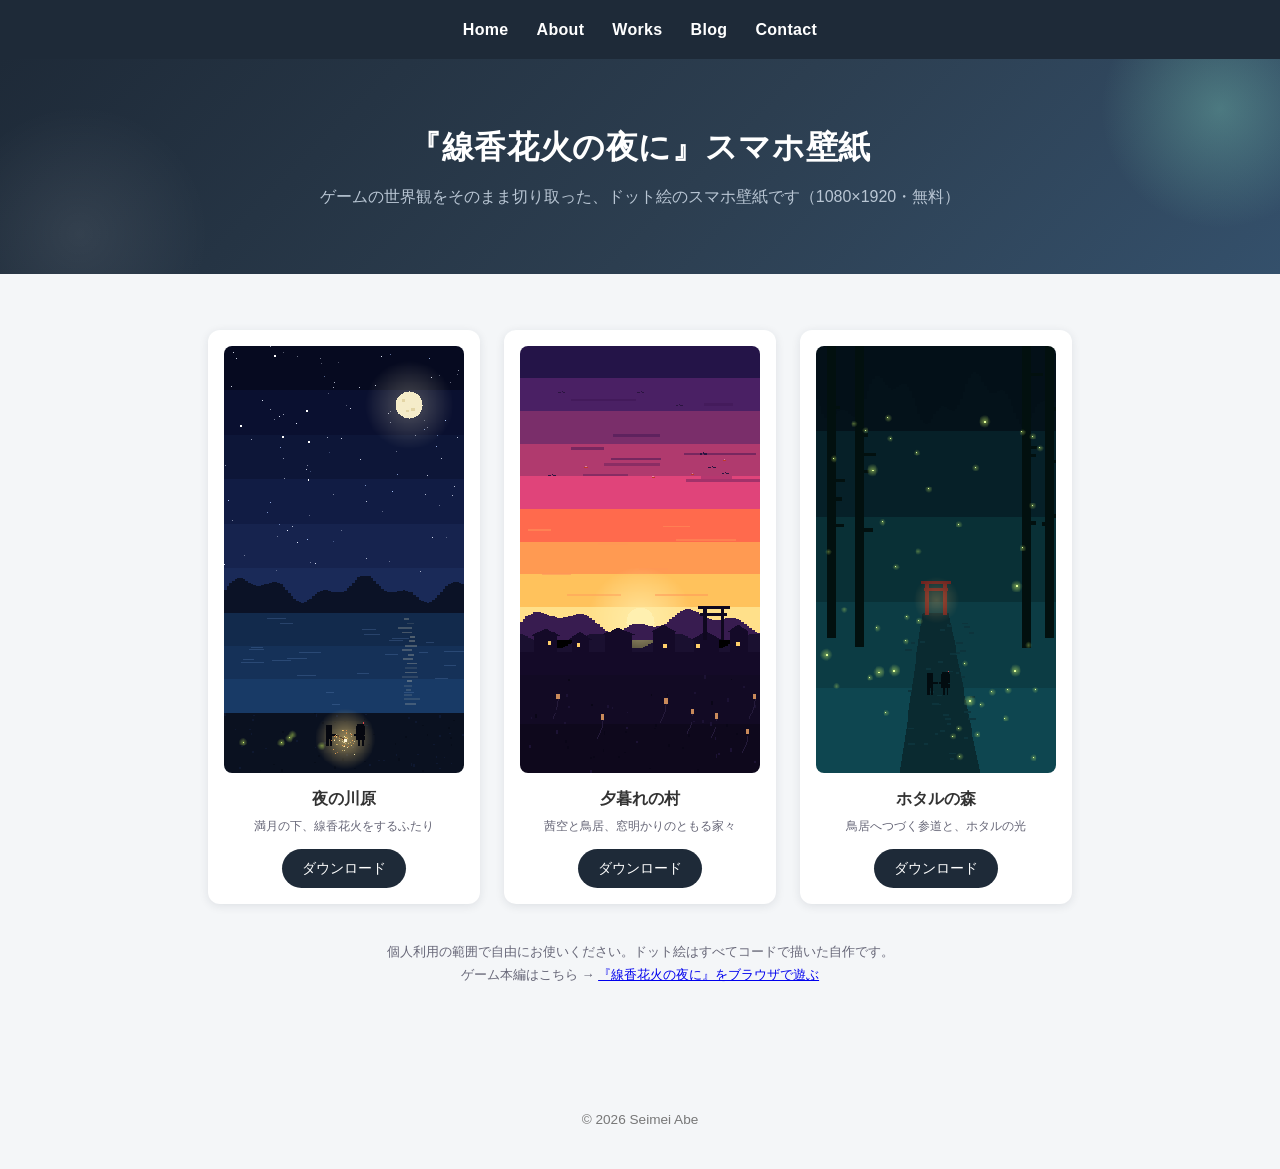
<file: senko-hanabi/wallpapers.html>
<!DOCTYPE html>
<html lang="ja">
<head>
<!-- Google tag (gtag.js) -->
<script async src="https://www.googletagmanager.com/gtag/js?id=G-EF643WNQHJ"></script>
<script>
  window.dataLayer = window.dataLayer || [];
  function gtag(){dataLayer.push(arguments);}
  gtag('js', new Date());

  gtag('config', 'G-EF643WNQHJ');
</script>
  <meta charset="UTF-8">
  <meta name="viewport" content="width=device-width, initial-scale=1.0">
  <title>『線香花火の夜に』スマホ壁紙配布 | Seimei Abe</title>
  <meta name="description" content="ドット絵ゲーム『線香花火の夜に』の世界観をそのまま切り取ったスマホ壁紙（1080×1920）を無料配布しています。">
  <link rel="icon" href="../favicon.svg" type="image/svg+xml">
  <meta property="og:type" content="website">
  <meta property="og:title" content="『線香花火の夜に』スマホ壁紙配布 | Seimei Abe">
  <meta property="og:description" content="ドット絵ゲーム『線香花火の夜に』の世界観をそのまま切り取ったスマホ壁紙（1080×1920）を無料配布しています。">
  <meta property="og:url" content="https://seimei-ai.github.io/portfolio-site/senko-hanabi/wallpapers.html">
  <meta property="og:image" content="https://seimei-ai.github.io/portfolio-site/senko-hanabi/wallpapers/01_yoru-no-kawara.png">
  <link rel="stylesheet" href="../style.css">
  <style>
    .wp-grid {
      display: flex;
      flex-wrap: wrap;
      gap: 24px;
      justify-content: center;
      padding: 8px 0 24px;
    }
    .wp-card {
      background: #fff;
      border-radius: 12px;
      box-shadow: 0 2px 10px rgba(30, 42, 56, 0.10);
      padding: 16px;
      text-align: center;
      width: 240px;
    }
    .wp-card img {
      width: 100%;
      border-radius: 8px;
      image-rendering: pixelated;
      display: block;
    }
    .wp-card h2 {
      font-size: 16px;
      margin: 12px 0 4px;
    }
    .wp-card p {
      font-size: 12px;
      color: #667;
      margin: 0 0 12px;
    }
    .wp-dl {
      display: inline-block;
      padding: 8px 20px;
      border-radius: 999px;
      background: #1e2a38;
      color: #fff;
      text-decoration: none;
      font-size: 14px;
      transition: background 0.2s ease;
    }
    .wp-dl:hover { background: #34506b; }
    .wp-note { text-align: center; font-size: 13px; color: #667; padding: 0 20px 24px; }
  </style>
</head>
<body>

  <nav>
    <a href="../index.html">Home</a>
    <a href="../about.html">About</a>
    <a href="../works.html">Works</a>
    <a href="../blog.html">Blog</a>
    <a href="../contact.html">Contact</a>
  </nav>

  <header>
    <h1>『線香花火の夜に』スマホ壁紙</h1>
    <p>ゲームの世界観をそのまま切り取った、ドット絵のスマホ壁紙です（1080×1920・無料）</p>
  </header>

  <main>
    <div class="wp-grid">

      <div class="wp-card">
        <img src="wallpapers/01_yoru-no-kawara.png" alt="壁紙：夜の川原と線香花火" loading="lazy">
        <h2>夜の川原</h2>
        <p>満月の下、線香花火をするふたり</p>
        <a class="wp-dl" href="wallpapers/01_yoru-no-kawara.png" download="senko-hanabi_yoru-no-kawara.png">ダウンロード</a>
      </div>

      <div class="wp-card">
        <img src="wallpapers/02_yuugure-no-mura.png" alt="壁紙：夕暮れの村" loading="lazy">
        <h2>夕暮れの村</h2>
        <p>茜空と鳥居、窓明かりのともる家々</p>
        <a class="wp-dl" href="wallpapers/02_yuugure-no-mura.png" download="senko-hanabi_yuugure-no-mura.png">ダウンロード</a>
      </div>

      <div class="wp-card">
        <img src="wallpapers/03_hotaru-no-mori.png" alt="壁紙：ホタルの森" loading="lazy">
        <h2>ホタルの森</h2>
        <p>鳥居へつづく参道と、ホタルの光</p>
        <a class="wp-dl" href="wallpapers/03_hotaru-no-mori.png" download="senko-hanabi_hotaru-no-mori.png">ダウンロード</a>
      </div>

    </div>

    <p class="wp-note">
      個人利用の範囲で自由にお使いください。ドット絵はすべてコードで描いた自作です。<br>
      ゲーム本編はこちら → <a href="index.html">『線香花火の夜に』をブラウザで遊ぶ</a>
    </p>
  </main>

  <footer>
    <p>&copy; 2026 Seimei Abe</p>
  </footer>

</body>
</html>
</file>
<file: style.css>
/* ページ全体の基本設定 */
body {
  font-family: "Hiragino Kaku Gothic ProN", "Yu Gothic", sans-serif;
  background-color: #f4f6f8;
  color: #333;
  margin: 0;
  line-height: 1.7;
}

/* ナビゲーションメニュー */
nav {
  background-color: #1e2a38;
  padding: 16px 20px;
  display: flex;
  gap: 28px;
  justify-content: center;
  position: sticky;
  top: 0;
  z-index: 10;
}

nav a {
  color: #fff;
  text-decoration: none;
  font-weight: bold;
  letter-spacing: 0.02em;
  transition: color 0.2s ease;
}

nav a:hover {
  color: #7fd1b9;
}

/* ヘッダー */
header {
  background: linear-gradient(135deg, #1e2a38 0%, #2c3e50 55%, #34506b 100%);
  color: #fff;
  padding: 64px 20px;
  text-align: center;
  animation: fadeIn 0.8s ease;
  position: relative;
  overflow: hidden;
}

header::before,
header::after {
  content: "";
  position: absolute;
  border-radius: 50%;
  pointer-events: none;
}

header::before {
  top: -70px;
  right: -60px;
  width: 240px;
  height: 240px;
  background: radial-gradient(circle, rgba(127, 209, 185, 0.35), transparent 70%);
}

header::after {
  bottom: -90px;
  left: -50px;
  width: 260px;
  height: 260px;
  background: radial-gradient(circle, rgba(255, 255, 255, 0.08), transparent 70%);
}

header h1,
header p {
  position: relative;
  z-index: 1;
}

.hero-inner {
  position: relative;
  z-index: 1;
  display: flex;
  align-items: center;
  justify-content: center;
  gap: 24px;
  flex-wrap: wrap;
}

.mascot {
  width: 96px;
  height: 96px;
  flex-shrink: 0;
  filter: drop-shadow(0 4px 10px rgba(0, 0, 0, 0.25));
}

/* Aboutページ用の明るいヘッダー */
header.header-about {
  background: linear-gradient(135deg, #fdf6ec 0%, #eafaf3 55%, #e7f5fb 100%);
  color: #1e2a38;
}

header.header-about::before {
  background: radial-gradient(circle, rgba(255, 196, 130, 0.4), transparent 70%);
}

header.header-about::after {
  background: radial-gradient(circle, rgba(127, 209, 185, 0.4), transparent 70%);
}

header.header-about p {
  color: #52606b;
}

.profile-photo {
  width: 110px;
  height: 110px;
  object-fit: cover;
  border-radius: 50%;
  border: 4px solid #fff;
  box-shadow: 0 4px 14px rgba(0, 0, 0, 0.12);
  margin-bottom: 16px;
  position: relative;
  z-index: 1;
}

@keyframes fadeIn {
  from {
    opacity: 0;
    transform: translateY(-10px);
  }
  to {
    opacity: 1;
    transform: translateY(0);
  }
}

header h1 {
  margin: 0 0 12px;
  font-size: 2rem;
  line-height: 1.5;
  letter-spacing: 0.02em;
}

header p {
  margin: 0;
  color: #b9c6d4;
  font-size: 1rem;
}

/* 本文エリア */
main {
  max-width: 880px;
  margin: 0 auto;
  padding: 48px 20px;
}

section {
  background-color: #fff;
  border-radius: 10px;
  padding: 28px;
  margin-bottom: 24px;
  box-shadow: 0 1px 3px rgba(0, 0, 0, 0.08);
  transition: transform 0.2s ease, box-shadow 0.2s ease;
}

section:hover {
  transform: translateY(-4px);
  box-shadow: 0 10px 24px rgba(0, 0, 0, 0.1);
}

/* アイコン付きリスト（できること） */
.skill-list {
  list-style: none;
  padding-left: 0;
  display: grid;
  gap: 14px;
}

.skill-list li {
  display: flex;
  align-items: center;
  gap: 12px;
}

.skill-icon {
  flex-shrink: 0;
  width: 22px;
  height: 22px;
  color: #7fd1b9;
}

.skill-icon svg {
  width: 100%;
  height: 100%;
}

section h2 {
  margin-top: 0;
  color: #2c3e50;
  border-bottom: 2px solid #2c3e50;
  padding-bottom: 8px;
  font-size: 1.3rem;
}

section h2 a {
  color: inherit;
  text-decoration: none;
}

/* 遊びゾーン（コツコツ成長ゲージ・ガチャ用の特別な枠） */
section.play-zone {
  background: linear-gradient(135deg, #eafaf3 0%, #e7f5fb 100%);
  border: 2px dashed #7fd1b9;
  box-shadow: none;
  margin-top: 36px;
  position: relative;
}

section.play-zone::before {
  content: "☕ ひとやすみコーナー";
  position: absolute;
  top: -14px;
  left: 24px;
  background-color: #7fd1b9;
  color: #17332b;
  font-size: 0.75rem;
  font-weight: bold;
  padding: 4px 14px;
  border-radius: 999px;
  box-shadow: 0 2px 6px rgba(0, 0, 0, 0.12);
}

section.play-zone:hover {
  transform: none;
  box-shadow: 0 6px 16px rgba(127, 209, 185, 0.35);
}

section.play-zone h2 {
  color: #1e7a5f;
  border-bottom: 2px dashed #7fd1b9;
}

.blog-date {
  color: #999;
  font-size: 0.85rem;
  margin-top: -4px;
}

ul {
  padding-left: 20px;
}

/* Worksページ：作品カードのグリッド */
.works-grid {
  display: grid;
  grid-template-columns: repeat(auto-fit, minmax(320px, 1fr));
  gap: 24px;
}

.work-card {
  background-color: #fff;
  border-radius: 10px;
  overflow: hidden;
  box-shadow: 0 1px 3px rgba(0, 0, 0, 0.08);
  transition: transform 0.2s ease, box-shadow 0.2s ease;
  display: flex;
  flex-direction: column;
}

.work-card:hover {
  transform: translateY(-4px);
  box-shadow: 0 10px 24px rgba(0, 0, 0, 0.1);
}

.work-card-body {
  padding: 20px 22px 24px;
}

.work-card-body h2 {
  margin-top: 0;
  color: #2c3e50;
  border-bottom: 2px solid #2c3e50;
  padding-bottom: 8px;
  font-size: 1.2rem;
}

.work-card-tag {
  display: inline-block;
  background-color: #e8f4f0;
  color: #1e7a5f;
  font-size: 0.75rem;
  font-weight: bold;
  padding: 3px 10px;
  border-radius: 999px;
  margin-bottom: 10px;
}

.work-card-tag.tag-pending {
  background-color: #fdf1de;
  color: #a9720a;
}

.work-card.is-pending {
  cursor: default;
}

.work-card.is-pending:hover {
  transform: none;
  box-shadow: 0 1px 3px rgba(0, 0, 0, 0.08);
}

.browser-frame-viewport.is-placeholder {
  display: flex;
  align-items: center;
  justify-content: center;
  background: linear-gradient(135deg, #10233d, #1c3654);
  color: #cdae5c;
  font-weight: bold;
  font-size: 0.95rem;
  letter-spacing: 0.04em;
  text-align: center;
  padding: 0 20px;
}

/* ブラウザ風モックアップ枠（実サイトをiframeで縮小表示） */
.browser-frame {
  border-bottom: 1px solid #e2e6ea;
}

.browser-frame-bar {
  display: flex;
  align-items: center;
  gap: 6px;
  background-color: #e9edf1;
  padding: 8px 12px;
}

.browser-frame-bar .dot {
  width: 10px;
  height: 10px;
  border-radius: 50%;
  display: inline-block;
}

.dot.red { background-color: #ff5f57; }
.dot.yellow { background-color: #febc2e; }
.dot.green { background-color: #28c840; }

.browser-frame-url {
  margin-left: 8px;
  font-size: 0.72rem;
  color: #6b7683;
  background-color: #fff;
  border-radius: 4px;
  padding: 2px 10px;
  flex: 1;
  overflow: hidden;
  text-overflow: ellipsis;
  white-space: nowrap;
}

.browser-frame-viewport {
  position: relative;
  width: 100%;
  padding-top: 62%;
  overflow: hidden;
  background-color: #f0f2f4;
}

.browser-frame-viewport iframe {
  position: absolute;
  top: 0;
  left: 0;
  width: 400%;
  height: 400%;
  transform: scale(0.25);
  transform-origin: top left;
  border: none;
  pointer-events: none;
}

/* フォーム */
form {
  display: flex;
  flex-direction: column;
}

form label {
  margin-top: 12px;
  font-weight: bold;
}

form input,
form textarea {
  margin-top: 6px;
  padding: 10px;
  border: 1px solid #ccc;
  border-radius: 4px;
  font-size: 1rem;
  font-family: inherit;
}

form button {
  margin-top: 20px;
  background-color: #2c3e50;
  color: #fff;
  border: none;
  padding: 12px;
  border-radius: 6px;
  font-size: 1rem;
  cursor: pointer;
}

form button:hover {
  background-color: #1e2a38;
}

/* コツコツ成長ゲージ（Home） */
.level-widget {
  display: flex;
  align-items: center;
  gap: 20px;
  margin-bottom: 16px;
}

.level-avatar {
  font-size: 3rem;
  line-height: 1;
  flex-shrink: 0;
}

.level-info {
  flex: 1;
}

.level-label {
  margin: 0 0 8px;
  font-weight: bold;
  color: #2c3e50;
}

.level-bar-track {
  background-color: #e2e6ea;
  border-radius: 999px;
  height: 10px;
  overflow: hidden;
}

.level-bar-fill {
  background: linear-gradient(90deg, #2c3e50, #7fd1b9);
  height: 100%;
  width: 0%;
  border-radius: 999px;
  transition: width 0.3s ease;
}

.level-count {
  margin: 8px 0 0;
  font-size: 0.85rem;
  color: #777;
}

#kotsukotsu-button {
  background-color: #2c3e50;
  color: #fff;
  border: none;
  padding: 12px 20px;
  border-radius: 6px;
  font-size: 1rem;
  cursor: pointer;
}

#kotsukotsu-button:hover {
  background-color: #1e2a38;
}

.level-message {
  min-height: 1.4em;
  margin: 12px 0 0;
  font-weight: bold;
  color: #1e7a5f;
  opacity: 0;
  transition: opacity 0.3s ease;
}

.level-message.show {
  opacity: 1;
}

/* Web制作格言ガチャ */
.gacha-card {
  background-color: #fff;
  border: 2px dashed #cfd6dc;
  border-radius: 12px;
  padding: 40px 24px;
  text-align: center;
  margin-bottom: 20px;
}

.gacha-card-inner {
  animation-duration: 0.35s;
  animation-timing-function: ease;
}

.gacha-card.pop .gacha-card-inner {
  animation-name: gachaPop;
}

@keyframes gachaPop {
  0% {
    transform: scale(0.85);
    opacity: 0.4;
  }
  100% {
    transform: scale(1);
    opacity: 1;
  }
}

.gacha-emoji {
  display: block;
  font-size: 3rem;
  margin-bottom: 12px;
}

.gacha-quote {
  margin: 0;
  font-size: 1.05rem;
  font-weight: bold;
  color: #2c3e50;
}

#gacha-button {
  display: block;
  margin: 0 auto;
  background-color: #2c3e50;
  color: #fff;
  border: none;
  padding: 12px 24px;
  border-radius: 6px;
  font-size: 1rem;
  cursor: pointer;
}

#gacha-button:hover {
  background-color: #1e2a38;
}

/* フッター */
footer {
  text-align: center;
  padding: 24px;
  font-size: 0.85rem;
  color: #777;
}

/* スマホ対応 */
@media (max-width: 600px) {
  header {
    padding: 40px 16px;
  }

  header h1 {
    font-size: 1.5rem;
  }

  main {
    padding: 32px 12px;
  }

  section {
    padding: 20px;
  }

  .level-widget {
    flex-direction: column;
    align-items: flex-start;
    gap: 12px;
  }

  .works-grid {
    grid-template-columns: 1fr;
  }
}

/* いいねボタン */
.like-row {
  margin-top: 12px;
}

.like-btn {
  display: inline-flex;
  align-items: center;
  gap: 7px;
  padding: 6px 16px;
  border-radius: 999px;
  border: 1px solid #cfd8e0;
  background: #fff;
  color: #667;
  font-size: 14px;
  font-family: inherit;
  cursor: pointer;
  transition: transform 0.15s ease, background 0.2s ease, border-color 0.2s ease, color 0.2s ease;
}

.like-btn:hover {
  transform: scale(1.07);
  border-color: #7fd1b9;
  color: #2c8c72;
}

.like-btn.liked {
  background: #ffe9f0;
  border-color: #ff9ebc;
  color: #e0447a;
}

.like-btn.liked:hover {
  transform: none;
  border-color: #ff9ebc;
  color: #e0447a;
}

.like-btn .like-count {
  font-weight: bold;
}

@keyframes likePop {
  0% { transform: scale(1); }
  50% { transform: scale(1.35); }
  100% { transform: scale(1); }
}

.like-btn.pop {
  animation: likePop 0.3s ease;
}
</file>
